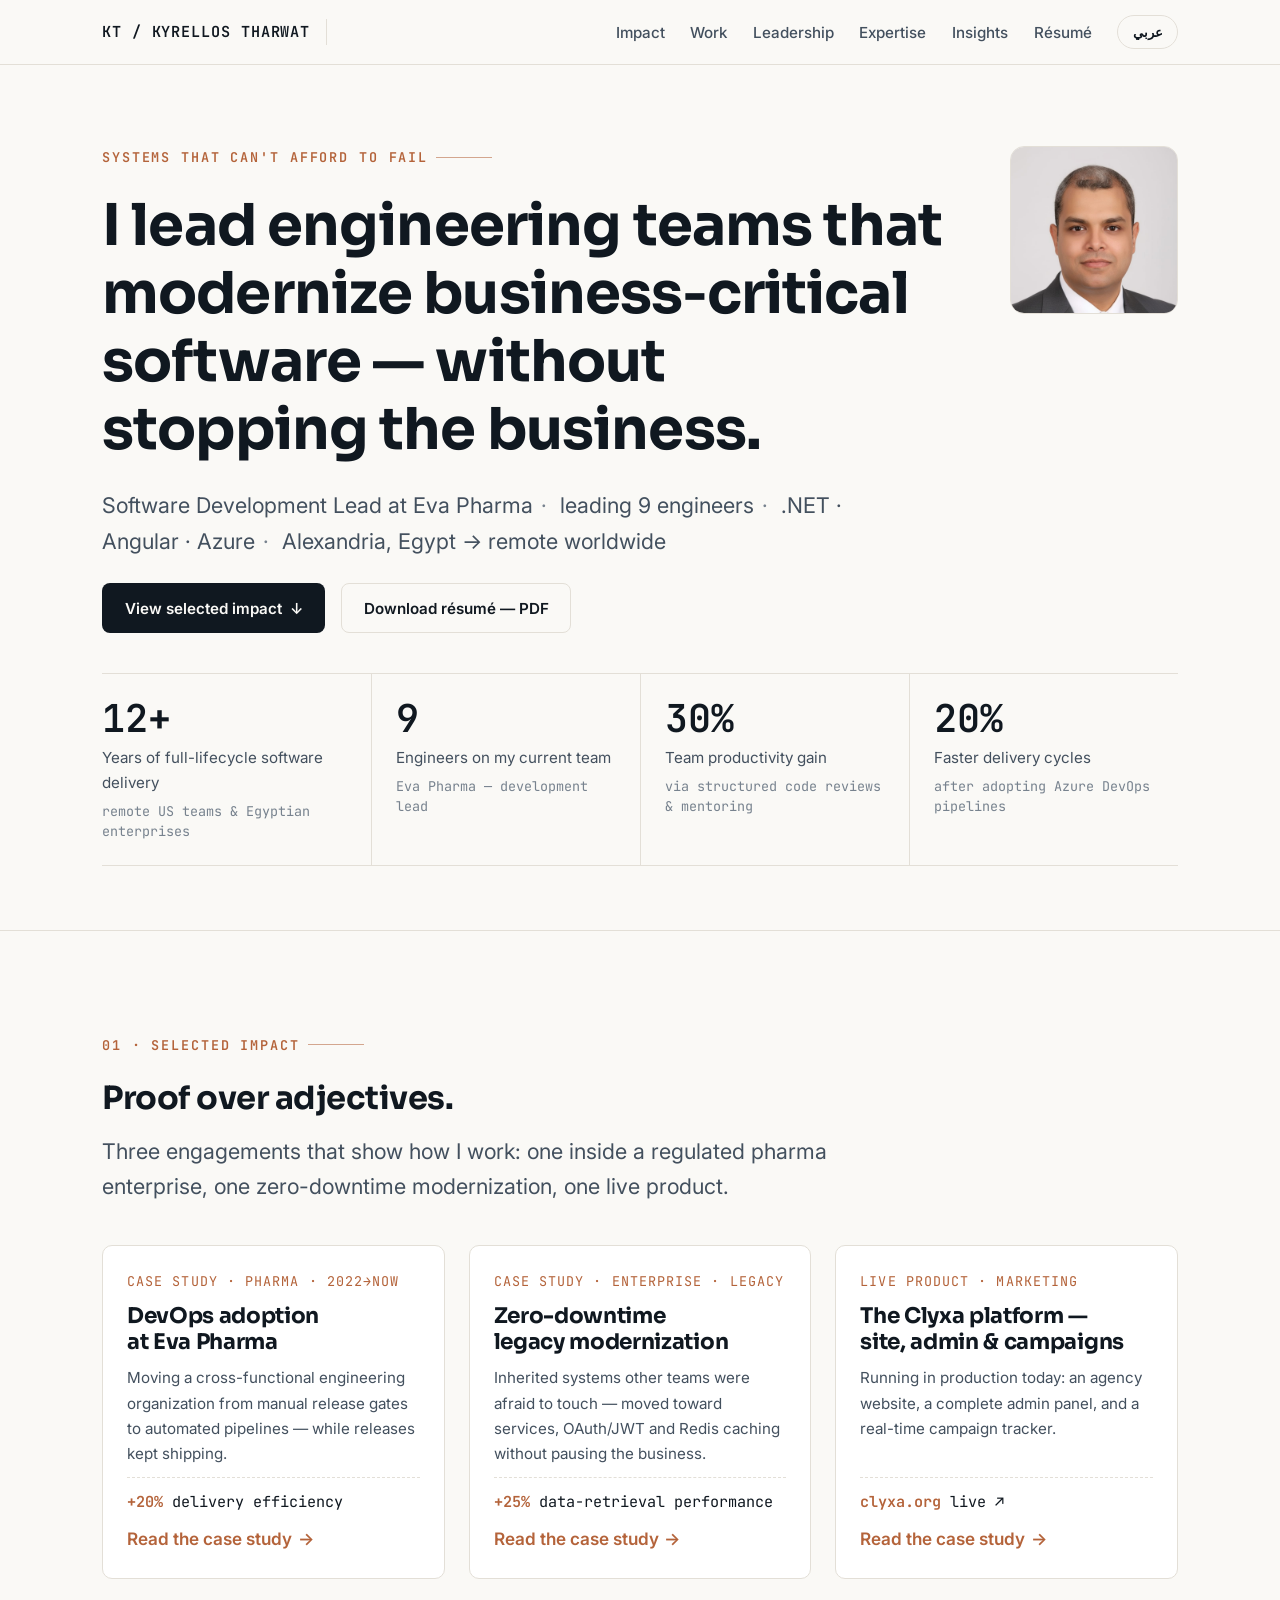
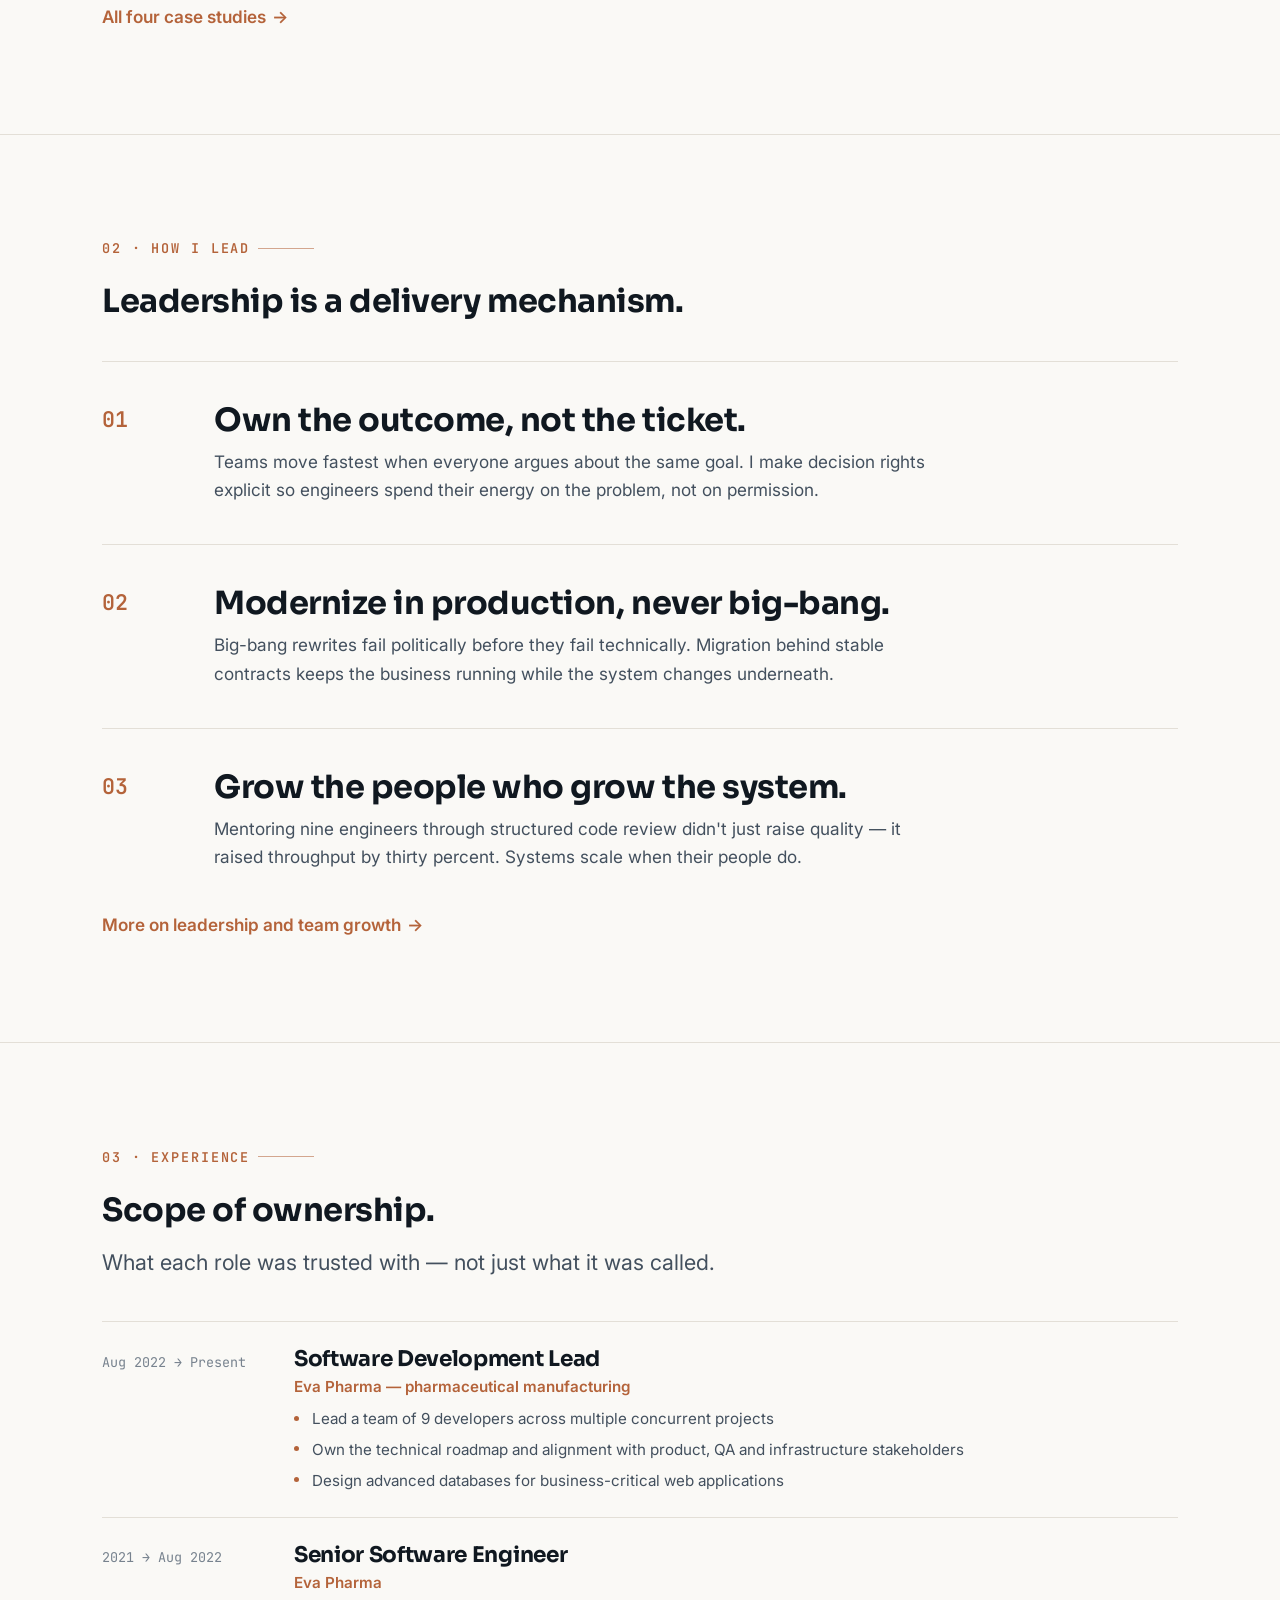
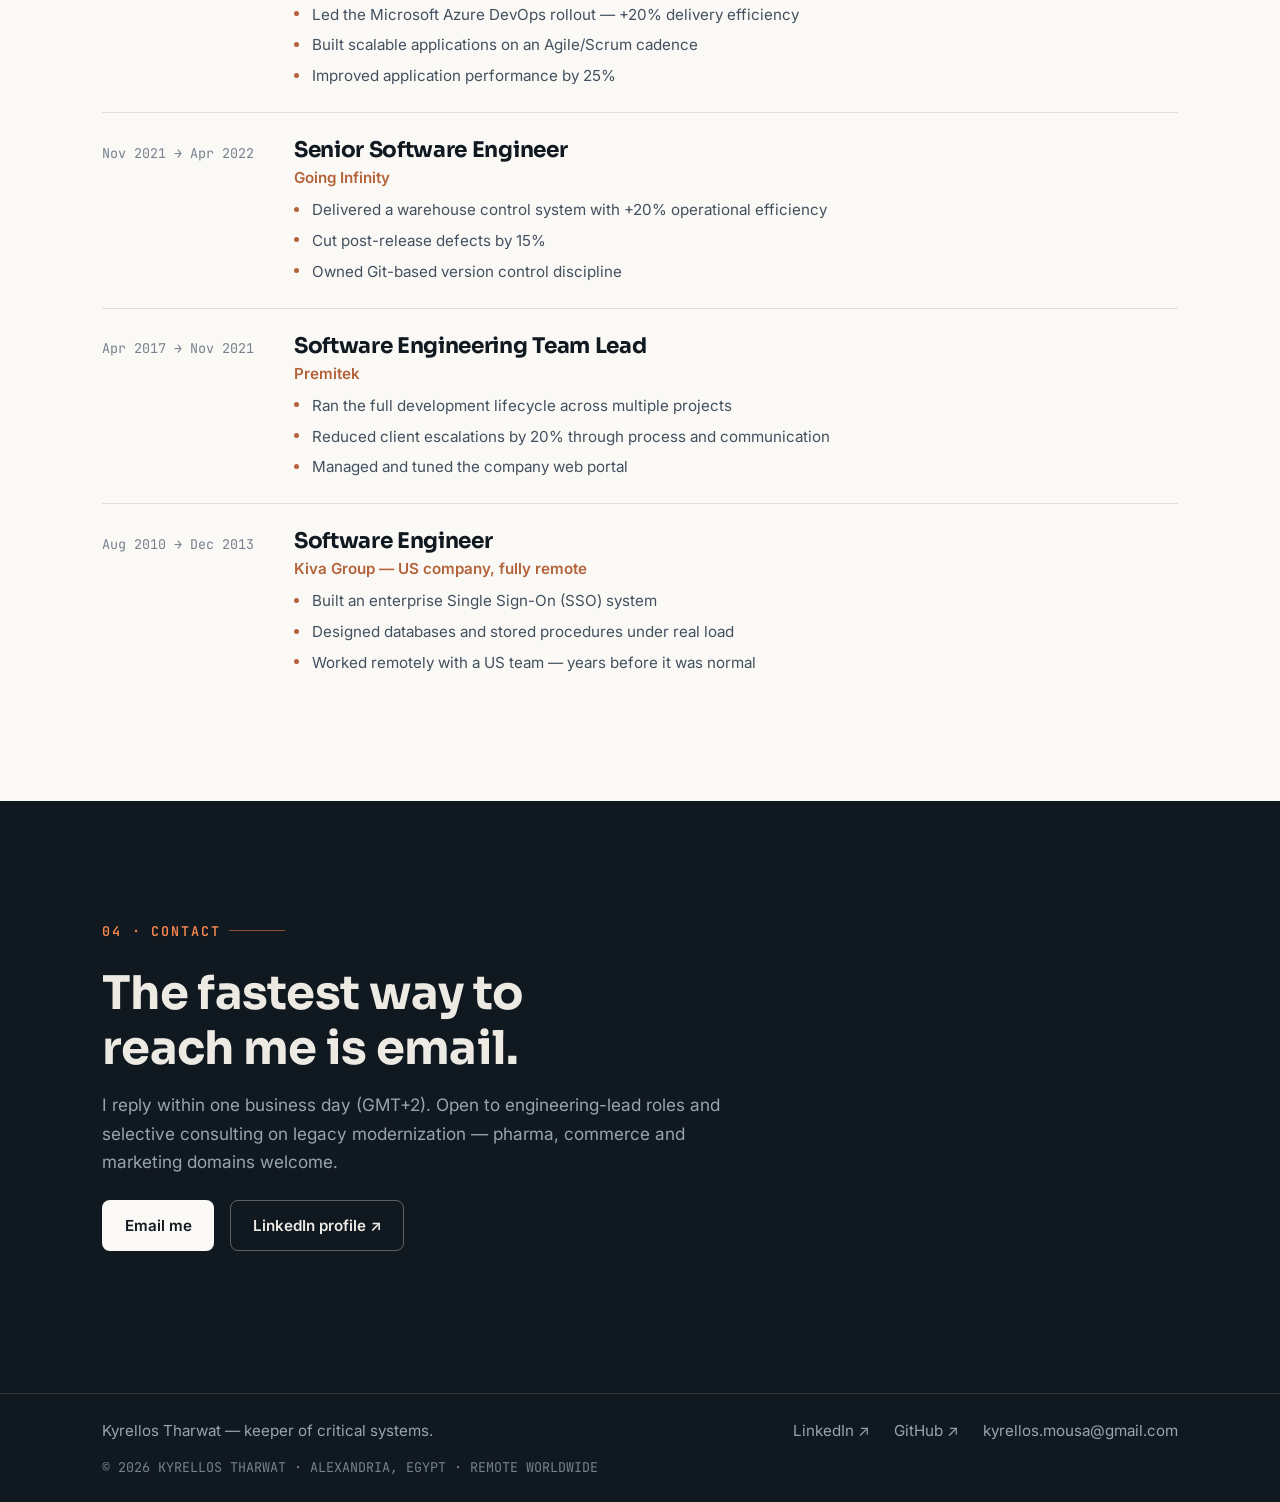
<file: index.html>
<!DOCTYPE html>
<html lang="en" dir="ltr">
<head>
    <meta charset="UTF-8">
    <meta name="viewport" content="width=device-width, initial-scale=1.0">
    <title>Kyrellos Tharwat — Software Development Lead | .NET, Angular, Azure</title>
    <meta name="description" content="Engineering lead who modernizes business-critical software without stopping the business. 12+ years, pharma to US remote teams. Currently leading 9 engineers at Eva Pharma.">
    <link rel="canonical" href="https://ktharwat.vercel.app/">
    <meta property="og:type" content="website">
    <meta property="og:url" content="https://ktharwat.vercel.app/">
    <meta property="og:title" content="Kyrellos Tharwat — Software Development Lead">
    <meta property="og:description" content="Systems that can't afford to fail: I lead engineering teams that modernize business-critical software — without stopping the business.">
    <meta property="og:image" content="https://ktharwat.vercel.app/images/Kyrellos_Formal.jpg">
    <link rel="icon" href="data:image/svg+xml,%3Csvg xmlns='http://www.w3.org/2000/svg' viewBox='0 0 64 64'%3E%3Crect width='64' height='64' rx='12' fill='%23101820'/%3E%3Ctext x='32' y='42' font-family='monospace' font-size='26' font-weight='700' fill='%23FAF9F6' text-anchor='middle'%3EKT%3C/text%3E%3C/svg%3E">
    <script>(function(){try{var l=localStorage.getItem('kt-lang');if(l!=='en'&&l!=='ar'){l=(navigator.language||'').toLowerCase().indexOf('ar')===0?'ar':'en'}document.documentElement.lang=l;document.documentElement.dir=l==='ar'?'rtl':'ltr'}catch(e){}})();</script>
    <link rel="preconnect" href="https://fonts.googleapis.com">
    <link rel="preconnect" href="https://fonts.gstatic.com" crossorigin>
    <link href="https://fonts.googleapis.com/css2?family=Inter:wght@400;600&family=Sora:wght@600;700&family=IBM+Plex+Sans+Arabic:wght@400;600;700&family=JetBrains+Mono:wght@400;600&display=swap" rel="stylesheet">
    <link rel="stylesheet" href="assets/css/style.css">
    <script type="application/ld+json">
    {
      "@context": "https://schema.org",
      "@type": "Person",
      "name": "Kyrellos Tharwat",
      "jobTitle": "Software Development Lead",
      "worksFor": { "@type": "Organization", "name": "Eva Pharma" },
      "email": "mailto:kyrellos.mousa@gmail.com",
      "address": { "@type": "PostalAddress", "addressLocality": "Alexandria", "addressCountry": "EG" },
      "knowsAbout": [".NET", "ASP.NET Core", "Angular", "Azure", "AWS", "Microservices", "CI/CD", "Legacy Modernization", "Technical Leadership"],
      "sameAs": [
        "https://www.linkedin.com/in/kyrellos-tharwat/",
        "https://github.com/ktharwat"
      ]
    }
    </script>
</head>
<body>
    <a href="#main-content" class="skip-link" data-i18n="skip">Skip to main content</a>

    <header class="site-header">
        <nav class="shell nav" aria-label="Primary">
            <a class="brand" href="index.html">KT&nbsp;/&nbsp;KYRELLOS THARWAT</a>
            <ul class="nav-links">
                <li><a href="#impact" data-i18n="nav-impact">Impact</a></li>
                <li><a href="work.html" data-i18n="nav-work">Work</a></li>
                <li><a href="leadership.html" data-i18n="nav-leadership">Leadership</a></li>
                <li><a href="expertise.html" data-i18n="nav-expertise">Expertise</a></li>
                <li><a href="insights.html" data-i18n="nav-insights">Insights</a></li>
                <li><a href="resume.html" data-i18n="nav-resume">Résumé</a></li>
                <li><button id="lang-toggle" class="lang-btn" onclick="toggleLang()" aria-label="Toggle language between English and Arabic">عربي</button></li>
            </ul>
        </nav>
    </header>

    <main id="main-content">

        <!-- Hero -->
        <section class="hero shell">
            <div class="hero-grid">
                <div>
                    <p class="kicker" data-i18n="hero-kicker">Systems that can't afford to fail</p>
                    <h1 data-i18n="hero-h1">I lead engineering teams that modernize business&#8209;critical software — without stopping the business.</h1>
                    <p class="credential">
                        <span data-i18n="hero-cred-a">Software Development Lead at Eva Pharma</span><span class="sep">·</span>
                        <span data-i18n="hero-cred-b">leading 9 engineers</span><span class="sep">·</span>
                        <span dir="ltr">.NET · Angular · Azure</span><span class="sep">·</span>
                        <span data-i18n="hero-cred-c">Alexandria, Egypt → remote worldwide</span>
                    </p>
                    <div class="hero-ctas">
                        <a class="btn btn--primary" href="#impact"><span data-i18n="hero-cta1">View selected impact</span> <span class="arrow-flip">↓</span></a>
                        <a class="btn btn--ghost" href="Kyrellos_Tharwat_Resume.pdf" download data-i18n="hero-cta2">Download résumé — PDF</a>
                    </div>
                </div>
                <img class="portrait" src="images/Kyrellos_Formal.jpg" alt="Portrait of Kyrellos Tharwat, Software Development Lead" width="168" height="168">
            </div>

            <div class="stats reveal">
                <div class="stat">
                    <div class="stat-number">12+</div>
                    <div class="stat-label" data-i18n="st1l">Years of full-lifecycle software delivery</div>
                    <span class="stat-scope" data-i18n="st1s">remote US teams &amp; Egyptian enterprises</span>
                </div>
                <div class="stat">
                    <div class="stat-number">9</div>
                    <div class="stat-label" data-i18n="st2l">Engineers on my current team</div>
                    <span class="stat-scope" data-i18n="st2s">Eva Pharma — development lead</span>
                </div>
                <div class="stat">
                    <div class="stat-number">30%</div>
                    <div class="stat-label" data-i18n="st3l">Team productivity gain</div>
                    <span class="stat-scope" data-i18n="st3s">via structured code reviews &amp; mentoring</span>
                </div>
                <div class="stat">
                    <div class="stat-number">20%</div>
                    <div class="stat-label" data-i18n="st4l">Faster delivery cycles</div>
                    <span class="stat-scope" data-i18n="st4s">after adopting Azure DevOps pipelines</span>
                </div>
            </div>
        </section>

        <!-- Selected impact -->
        <section class="section" id="impact">
            <div class="shell">
                <p class="kicker" data-i18n="imp-kicker">01 · Selected impact</p>
                <h2 data-i18n="imp-h2">Proof over adjectives.</h2>
                <p class="lede" style="margin-bottom: var(--s-lg);" data-i18n="imp-lede">Three engagements that show how I work: one inside a regulated pharma enterprise, one zero-downtime modernization, one live product.</p>

                <div class="card-grid">
                    <a class="case-card reveal" href="case-studies/eva-pharma-devops.html">
                        <span class="case-meta"><span data-i18n="c1-meta">Case study · Pharma · 2022→now</span></span>
                        <h3 data-i18n="c1-title">DevOps adoption at Eva Pharma</h3>
                        <p data-i18n="c1-desc">Moving a cross-functional engineering organization from manual release gates to automated pipelines — while releases kept shipping.</p>
                        <span class="case-metric"><strong>+20%</strong> <span data-i18n="c1-metric">delivery efficiency</span></span>
                        <span class="text-link"><span data-i18n="cs-read">Read the case study</span> <span class="arrow-flip">→</span></span>
                    </a>

                    <a class="case-card reveal" href="case-studies/legacy-modernization.html">
                        <span class="case-meta"><span data-i18n="c2-meta">Case study · Enterprise · Legacy</span></span>
                        <h3 data-i18n="c2-title">Zero-downtime legacy modernization</h3>
                        <p data-i18n="c2-desc">Inherited systems other teams were afraid to touch — moved toward services, OAuth/JWT and Redis caching without pausing the business.</p>
                        <span class="case-metric"><strong>+25%</strong> <span data-i18n="c2-metric">data-retrieval performance</span></span>
                        <span class="text-link"><span data-i18n="cs-read2">Read the case study</span> <span class="arrow-flip">→</span></span>
                    </a>

                    <a class="case-card reveal" href="case-studies/clyxa-platform.html">
                        <span class="case-meta"><span data-i18n="c3-meta">Live product · Marketing</span></span>
                        <h3 data-i18n="c3-title">The Clyxa platform — site, admin &amp; campaigns</h3>
                        <p data-i18n="c3-desc">Running in production today: an agency website, a complete admin panel, and a real-time campaign tracker.</p>
                        <span class="case-metric"><strong>clyxa.org</strong> <span data-i18n="c3-metric">live ↗</span></span>
                        <span class="text-link"><span data-i18n="cs-read3">Read the case study</span> <span class="arrow-flip">→</span></span>
                    </a>
                </div>

                <p style="margin-top: var(--s-md);">
                    <a class="text-link" href="work.html"><span data-i18n="imp-all">All four case studies</span> <span class="arrow-flip">→</span></a>
                </p>
            </div>
        </section>

        <!-- How I lead -->
        <section class="section">
            <div class="shell">
                <p class="kicker" data-i18n="pr-kicker">02 · How I lead</p>
                <h2 data-i18n="pr-h2">Leadership is a delivery mechanism.</h2>
                <div style="margin-top: var(--s-lg);">
                    <div class="principle reveal">
                        <span class="num" aria-hidden="true">01</span>
                        <div>
                            <h3 data-i18n="pr1-t">Own the outcome, not the ticket.</h3>
                            <p data-i18n="pr1-p">Teams move fastest when everyone argues about the same goal. I make decision rights explicit so engineers spend their energy on the problem, not on permission.</p>
                        </div>
                    </div>
                    <div class="principle reveal">
                        <span class="num" aria-hidden="true">02</span>
                        <div>
                            <h3 data-i18n="pr2-t">Modernize in production, never big-bang.</h3>
                            <p data-i18n="pr2-p">Big-bang rewrites fail politically before they fail technically. Migration behind stable contracts keeps the business running while the system changes underneath.</p>
                        </div>
                    </div>
                    <div class="principle reveal">
                        <span class="num" aria-hidden="true">03</span>
                        <div>
                            <h3 data-i18n="pr3-t">Grow the people who grow the system.</h3>
                            <p data-i18n="pr3-p">Mentoring nine engineers through structured code review didn't just raise quality — it raised throughput by thirty percent. Systems scale when their people do.</p>
                        </div>
                    </div>
                </div>
                <p><a class="text-link" href="leadership.html"><span data-i18n="pr-more">More on leadership and team growth</span> <span class="arrow-flip">→</span></a></p>
            </div>
        </section>

        <!-- Experience -->
        <section class="section">
            <div class="shell">
                <p class="kicker" data-i18n="ex-kicker">03 · Experience</p>
                <h2 data-i18n="ex-h2">Scope of ownership.</h2>
                <p class="lede" style="margin-bottom: var(--s-lg);" data-i18n="ex-lede">What each role was trusted with — not just what it was called.</p>

                <div class="exp-row reveal">
                    <div class="exp-when" data-i18n="e1w">Aug 2022 → Present</div>
                    <div>
                        <h3 data-i18n="e1t">Software Development Lead</h3>
                        <div class="exp-org" data-i18n="e1o">Eva Pharma — pharmaceutical manufacturing</div>
                        <ul class="exp-points">
                            <li data-i18n="e1a1">Lead a team of 9 developers across multiple concurrent projects</li>
                            <li data-i18n="e1a2">Own the technical roadmap and alignment with product, QA and infrastructure stakeholders</li>
                            <li data-i18n="e1a3">Design advanced databases for business-critical web applications</li>
                        </ul>
                    </div>
                </div>

                <div class="exp-row reveal">
                    <div class="exp-when" data-i18n="e2w">2021 → Aug 2022</div>
                    <div>
                        <h3 data-i18n="e2t">Senior Software Engineer</h3>
                        <div class="exp-org" data-i18n="e2o">Eva Pharma</div>
                        <ul class="exp-points">
                            <li data-i18n="e2a1">Led the Microsoft Azure DevOps rollout — +20% delivery efficiency</li>
                            <li data-i18n="e2a2">Built scalable applications on an Agile/Scrum cadence</li>
                            <li data-i18n="e2a3">Improved application performance by 25%</li>
                        </ul>
                    </div>
                </div>

                <div class="exp-row reveal">
                    <div class="exp-when" data-i18n="e3w">Nov 2021 → Apr 2022</div>
                    <div>
                        <h3 data-i18n="e3t">Senior Software Engineer</h3>
                        <div class="exp-org" data-i18n="e3o">Going Infinity</div>
                        <ul class="exp-points">
                            <li data-i18n="e3a1">Delivered a warehouse control system with +20% operational efficiency</li>
                            <li data-i18n="e3a2">Cut post-release defects by 15%</li>
                            <li data-i18n="e3a3">Owned Git-based version control discipline</li>
                        </ul>
                    </div>
                </div>

                <div class="exp-row reveal">
                    <div class="exp-when" data-i18n="e4w">Apr 2017 → Nov 2021</div>
                    <div>
                        <h3 data-i18n="e4t">Software Engineering Team Lead</h3>
                        <div class="exp-org" data-i18n="e4o">Premitek</div>
                        <ul class="exp-points">
                            <li data-i18n="e4a1">Ran the full development lifecycle across multiple projects</li>
                            <li data-i18n="e4a2">Reduced client escalations by 20% through process and communication</li>
                            <li data-i18n="e4a3">Managed and tuned the company web portal</li>
                        </ul>
                    </div>
                </div>

                <div class="exp-row reveal">
                    <div class="exp-when" data-i18n="e5w">Aug 2010 → Dec 2013</div>
                    <div>
                        <h3 data-i18n="e5t">Software Engineer</h3>
                        <div class="exp-org" data-i18n="e5o">Kiva Group — US company, fully remote</div>
                        <ul class="exp-points">
                            <li data-i18n="e5a1">Built an enterprise Single Sign-On (SSO) system</li>
                            <li data-i18n="e5a2">Designed databases and stored procedures under real load</li>
                            <li data-i18n="e5a3">Worked remotely with a US team — years before it was normal</li>
                        </ul>
                    </div>
                </div>
            </div>
        </section>

        <!-- Contact -->
        <section class="contact-band" id="contact">
            <div class="shell">
                <p class="kicker" data-i18n="ct-kicker">04 · Contact</p>
                <h2 data-i18n="ct-h2">The fastest way to reach me is email.</h2>
                <p data-i18n="ct-p">I reply within one business day (GMT+2). Open to engineering-lead roles and selective consulting on legacy modernization — pharma, commerce and marketing domains welcome.</p>
                <div class="hero-ctas">
                    <a class="btn btn--light" href="mailto:kyrellos.mousa@gmail.com" data-i18n="ct-btn1">Email me</a>
                    <a class="btn btn--outline-light" href="https://www.linkedin.com/in/kyrellos-tharwat/" target="_blank" rel="noopener" data-i18n="ct-btn2">LinkedIn profile ↗</a>
                </div>
            </div>
        </section>
    </main>

    <footer class="site-footer">
        <div class="shell">
            <div class="footer-row">
                <span data-i18n="ft-tag">Kyrellos Tharwat — keeper of critical systems.</span>
                <nav class="footer-links" aria-label="Footer">
                    <a href="https://www.linkedin.com/in/kyrellos-tharwat/" target="_blank" rel="noopener">LinkedIn ↗</a>
                    <a href="https://github.com/ktharwat" target="_blank" rel="noopener">GitHub ↗</a>
                    <a href="mailto:kyrellos.mousa@gmail.com">kyrellos.mousa@gmail.com</a>
                </nav>
            </div>
            <p class="footer-fine">© 2026 KYRELLOS THARWAT · ALEXANDRIA, EGYPT · REMOTE WORLDWIDE</p>
        </div>
    </footer>

    <script>window.I18N = {
        en: {
            __title: 'Kyrellos Tharwat — Software Development Lead | .NET, Angular, Azure',
            'skip': 'Skip to main content',
            'nav-impact': 'Impact', 'nav-work': 'Work', 'nav-leadership': 'Leadership',
            'nav-expertise': 'Expertise', 'nav-insights': 'Insights', 'nav-resume': 'Résumé',
            'hero-kicker': "Systems that can't afford to fail",
            'hero-h1': 'I lead engineering teams that modernize business&#8209;critical software — without stopping the business.',
            'hero-cred-a': 'Software Development Lead at Eva Pharma',
            'hero-cred-b': 'leading 9 engineers',
            'hero-cred-c': 'Alexandria, Egypt → remote worldwide',
            'hero-cta1': 'View selected impact', 'hero-cta2': 'Download résumé — PDF',
            'st1l': 'Years of full-lifecycle software delivery', 'st1s': 'remote US teams &amp; Egyptian enterprises',
            'st2l': 'Engineers on my current team', 'st2s': 'Eva Pharma — development lead',
            'st3l': 'Team productivity gain', 'st3s': 'via structured code reviews &amp; mentoring',
            'st4l': 'Faster delivery cycles', 'st4s': 'after adopting Azure DevOps pipelines',
            'imp-kicker': '01 · Selected impact', 'imp-h2': 'Proof over adjectives.',
            'imp-lede': 'Three engagements that show how I work: one inside a regulated pharma enterprise, one zero-downtime modernization, one live product.',
            'c1-meta': 'Case study · Pharma · 2022→now',
            'c1-title': 'DevOps adoption at Eva Pharma',
            'c1-desc': 'Moving a cross-functional engineering organization from manual release gates to automated pipelines — while releases kept shipping.',
            'c1-metric': 'delivery efficiency', 'cs-read': 'Read the case study',
            'c2-meta': 'Case study · Enterprise · Legacy',
            'c2-title': 'Zero-downtime legacy modernization',
            'c2-desc': 'Inherited systems other teams were afraid to touch — moved toward services, OAuth/JWT and Redis caching without pausing the business.',
            'c2-metric': 'data-retrieval performance', 'cs-read2': 'Read the case study',
            'c3-meta': 'Live product · Marketing',
            'c3-title': 'The Clyxa platform — site, admin &amp; campaigns',
            'c3-desc': 'Running in production today: an agency website, a complete admin panel, and a real-time campaign tracker.',
            'c3-metric': 'live ↗', 'cs-read3': 'Read the case study',
            'imp-all': 'All four case studies',
            'pr-kicker': '02 · How I lead', 'pr-h2': 'Leadership is a delivery mechanism.',
            'pr1-t': 'Own the outcome, not the ticket.',
            'pr1-p': 'Teams move fastest when everyone argues about the same goal. I make decision rights explicit so engineers spend their energy on the problem, not on permission.',
            'pr2-t': 'Modernize in production, never big-bang.',
            'pr2-p': 'Big-bang rewrites fail politically before they fail technically. Migration behind stable contracts keeps the business running while the system changes underneath.',
            'pr3-t': 'Grow the people who grow the system.',
            'pr3-p': "Mentoring nine engineers through structured code review didn't just raise quality — it raised throughput by thirty percent. Systems scale when their people do.",
            'pr-more': 'More on leadership and team growth',
            'ex-kicker': '03 · Experience', 'ex-h2': 'Scope of ownership.',
            'ex-lede': 'What each role was trusted with — not just what it was called.',
            'e1w': 'Aug 2022 → Present', 'e1t': 'Software Development Lead',
            'e1o': 'Eva Pharma — pharmaceutical manufacturing',
            'e1a1': 'Lead a team of 9 developers across multiple concurrent projects',
            'e1a2': 'Own the technical roadmap and alignment with product, QA and infrastructure stakeholders',
            'e1a3': 'Design advanced databases for business-critical web applications',
            'e2w': '2021 → Aug 2022', 'e2t': 'Senior Software Engineer', 'e2o': 'Eva Pharma',
            'e2a1': 'Led the Microsoft Azure DevOps rollout — +20% delivery efficiency',
            'e2a2': 'Built scalable applications on an Agile/Scrum cadence',
            'e2a3': 'Improved application performance by 25%',
            'e3w': 'Nov 2021 → Apr 2022', 'e3t': 'Senior Software Engineer', 'e3o': 'Going Infinity',
            'e3a1': 'Delivered a warehouse control system with +20% operational efficiency',
            'e3a2': 'Cut post-release defects by 15%',
            'e3a3': 'Owned Git-based version control discipline',
            'e4w': 'Apr 2017 → Nov 2021', 'e4t': 'Software Engineering Team Lead', 'e4o': 'Premitek',
            'e4a1': 'Ran the full development lifecycle across multiple projects',
            'e4a2': 'Reduced client escalations by 20% through process and communication',
            'e4a3': 'Managed and tuned the company web portal',
            'e5w': 'Aug 2010 → Dec 2013', 'e5t': 'Software Engineer',
            'e5o': 'Kiva Group — US company, fully remote',
            'e5a1': 'Built an enterprise Single Sign-On (SSO) system',
            'e5a2': 'Designed databases and stored procedures under real load',
            'e5a3': 'Worked remotely with a US team — years before it was normal',
            'ct-kicker': '04 · Contact', 'ct-h2': 'The fastest way to reach me is email.',
            'ct-p': 'I reply within one business day (GMT+2). Open to engineering-lead roles and selective consulting on legacy modernization — pharma, commerce and marketing domains welcome.',
            'ct-btn1': 'Email me', 'ct-btn2': 'LinkedIn profile ↗',
            'ft-tag': 'Kyrellos Tharwat — keeper of critical systems.'
        },
        ar: {
            __title: 'كيرلس ثروت — قائد تطوير برمجيات | ‎.NET · Angular · Azure',
            'skip': 'الانتقال إلى المحتوى الرئيسي',
            'nav-impact': 'الأثر', 'nav-work': 'الأعمال', 'nav-leadership': 'القيادة',
            'nav-expertise': 'الخبرة', 'nav-insights': 'مقالات', 'nav-resume': 'السيرة الذاتية',
            'hero-kicker': 'أنظمةٌ لا تحتمل التوقف',
            'hero-h1': 'أقود فرقًا هندسية تطوّر الأنظمة التي يقوم عليها العمل، دون أن يقف هذا العمل ساعةً واحدة.',
            'hero-cred-a': 'قائد تطوير البرمجيات في إيفا فارما',
            'hero-cred-b': 'أقود فريقًا من 9 مهندسين',
            'hero-cred-c': 'الإسكندرية، مصر · عمل عن بُعد حول العالم',
            'hero-cta1': 'شاهد الأثر المختار', 'hero-cta2': 'تحميل السيرة الذاتية — PDF',
            'st1l': 'عامًا في بناء البرمجيات من الفكرة إلى التشغيل', 'st1s': 'فرق أمريكية عن بُعد، ومؤسسات في مصر',
            'st2l': 'مهندسًا ضمن فريقي الحالي', 'st2s': 'إيفا فارما — قائد تطوير البرمجيات',
            'st3l': 'زيادة في إنتاجية الفريق', 'st3s': 'عبر مراجعات كود منظمة وتوجيه مستمر',
            'st4l': 'تقليص في زمن دورات التسليم', 'st4s': 'بعد تبنّي خطوط Azure DevOps الآلية',
            'imp-kicker': '٠١ · أثر مختار', 'imp-h2': 'الدليل قبل الصفات.',
            'imp-lede': 'ثلاث تجارب تلخّص طريقة عملي: تجربة داخل مؤسسة دوائية منظَّمة، وأخرى في تحديث أنظمة دون توقفها، وثالثة منتج حي يعمل حتى اليوم.',
            'c1-meta': 'دراسة حالة · قطاع دوائي · ٢٠٢٢←الآن',
            'c1-title': 'تبنّي DevOps في إيفا فارما',
            'c1-desc': 'نقل منظومة هندسية متعددة الوظائف من بوابات إصدار يدوية إلى خطوط آلية — بينما ظلت الإصدارات تُسلَّم بلا انقطاع.',
            'c1-metric': 'كفاءة التسليم', 'cs-read': 'اقرأ دراسة الحالة',
            'c2-meta': 'دراسة حالة · مؤسسي · أنظمة قديمة',
            'c2-title': 'تحديث أنظمة قديمة دون توقف',
            'c2-desc': 'أنظمة ورثتها وكانت مخيفة على غيري — انتقلت بها نحو الخدمات المصغّرة وOAuth/JWT والتخزين المؤقت Redis دون إيقاف الأعمال.',
            'c2-metric': 'تحسن أداء استرجاع البيانات', 'cs-read2': 'اقرأ دراسة الحالة',
            'c3-meta': 'منتج حيّ · تسويق',
            'c3-title': 'منصة كليكسا — الموقع والإدارة والحملات',
            'c3-desc': 'تعمل في الإنتاج اليوم: موقع وكالة، لوحة إدارة متكاملة، ونظام تتبّع حملات آنيّ.',
            'c3-metric': 'مباشر ↗', 'cs-read3': 'اقرأ دراسة الحالة',
            'imp-all': 'دراسات الحالة الأربع كلها',
            'pr-kicker': '٠٢ · كيف أقود', 'pr-h2': 'القيادة آليةُ تسليمٍ قبل أن تكون صفة.',
            'pr1-t': 'امتلك النتيجة، لا التذكرة.',
            'pr1-p': 'تعمل الفرق بأسرع وتيرتها عندما يجتهد الجميع من أجل هدفٍ واحد. أوضّح صلاحيات القرار حتى يصرف المهندسون طاقتهم على المشكلة نفسها، لا على طلب الإذن.',
            'pr2-t': 'حدِّث الأنظمة وهي تعمل، لا بقطعةٍ واحدة كبيرة.',
            'pr2-p': 'إعادة الكتابة دفعةً واحدة تفشل سياسيًا قبل أن تفشل تقنيًا. الهجرة التدريجية خلف عقودٍ مستقرة تُبقي الأعمال شغّالة بينما يتغيّر النظام تحتها.',
            'pr3-t': 'طوِّر الأشخاص الذين يطوّرون النظام.',
            'pr3-p': 'توجيهي لتسعة مهندسين عبر مراجعات كود منظمة لم يرفع الجودة فحسب، بل رفع الإنتاجية ثلاثين بالمئة. الأنظمة تتوسع حين يتوسع أهلها.',
            'pr-more': 'المزيد عن القيادة ونمو الفرق',
            'ex-kicker': '٠٣ · الخبرات', 'ex-h2': 'نطاق الملكية.',
            'ex-lede': 'ما وُثِق به كل دور — لا ما كان يُسمّى عليه فقط.',
            'e1w': 'أغسطس ٢٠٢٢ ← الآن', 'e1t': 'قائد تطوير البرمجيات',
            'e1o': 'إيفا فارما — صناعة دوائية',
            'e1a1': 'أقود فريقًا من 9 مطورين عبر عدة مشاريع متوازية',
            'e1a2': 'أقود وضع الخارطة التقنية، وأضمن توافقها مع أصحاب المصلحة: المنتج والاختبار والبنية التحتية',
            'e1a3': 'أصمّم قواعد بيانات متقدمة لتطبيقات أعمال حرجة',
            'e2w': '٢٠٢١ ← أغسطس ٢٠٢٢', 'e2t': 'مهندس برمجيات أول', 'e2o': 'إيفا فارما',
            'e2a1': 'قدت تبنّي Microsoft Azure DevOps — بكفاءة تسليم أعلى بنسبة 20٪',
            'e2a2': 'بنيتُ تطبيقات قابلة للتوسع بإيقاع Agile/Scrum',
            'e2a3': 'حسّنت أداء التطبيقات بنسبة 25٪',
            'e3w': 'نوفمبر ٢٠٢١ ← أبريل ٢٠٢٢', 'e3t': 'مهندس برمجيات أول', 'e3o': 'Going Infinity',
            'e3a1': 'أنجزت نظام تحكم للمستودعات بكفاءة تشغيلية أعلى بنسبة 20٪',
            'e3a2': 'خفّضت عيوب ما بعد الإصدار بنسبة 15٪',
            'e3a3': 'امتلكت انضباط إدارة الإصدارات عبر Git',
            'e4w': 'أبريل ٢٠١٧ ← نوفمبر ٢٠٢١', 'e4t': 'قائد فريق هندسة البرمجيات', 'e4o': 'Premitek',
            'e4a1': 'أدرت دورة التطوير الكاملة عبر عدة مشاريع',
            'e4a2': 'خفّضت تصعيدات العملاء بنسبة 20٪ عبر تنظيم العمليات والتواصل',
            'e4a3': 'أدرت البوابة الإلكترونية للشركة وحسّنت أداءها',
            'e5w': 'أغسطس ٢٠١٠ ← ديسمبر ٢٠١٣', 'e5t': 'مهندس برمجيات',
            'e5o': 'Kiva Group — شركة أمريكية، عمل عن بُعد بالكامل',
            'e5a1': 'بنيت نظام تسجيل دخول موحّد (SSO) مؤسسيًا',
            'e5a2': 'صممت قواعد بيانات وإجراءات مخزنة تحت أحمال حقيقية',
            'e5a3': 'عملت عن بُعد مع فريق أمريكي — قبل سنوات من أن يصبح ذلك مألوفًا',
            'ct-kicker': '٠٤ · تواصل', 'ct-h2': 'أسرع طريقة للوصول إليّ هي البريد الإلكتروني.',
            'ct-p': 'أرد خلال يوم عمل واحد (بتوقيت القاهرة GMT+2). متاح لأدوار القيادة التقنية، وللاستشارات المختارة في تحديث الأنظمة القديمة، خاصة في قطاعات الدواء والتجارة والتسويق.',
            'ct-btn1': 'راسلني بالبريد', 'ct-btn2': 'ملفي على LinkedIn ↗',
            'ft-tag': 'كيرلس ثروت — أمين الأنظمة التي لا تحتمل التوقف.'
        }
    };</script>
    <script src="assets/js/i18n.js"></script>
</body>
</html>
</file>
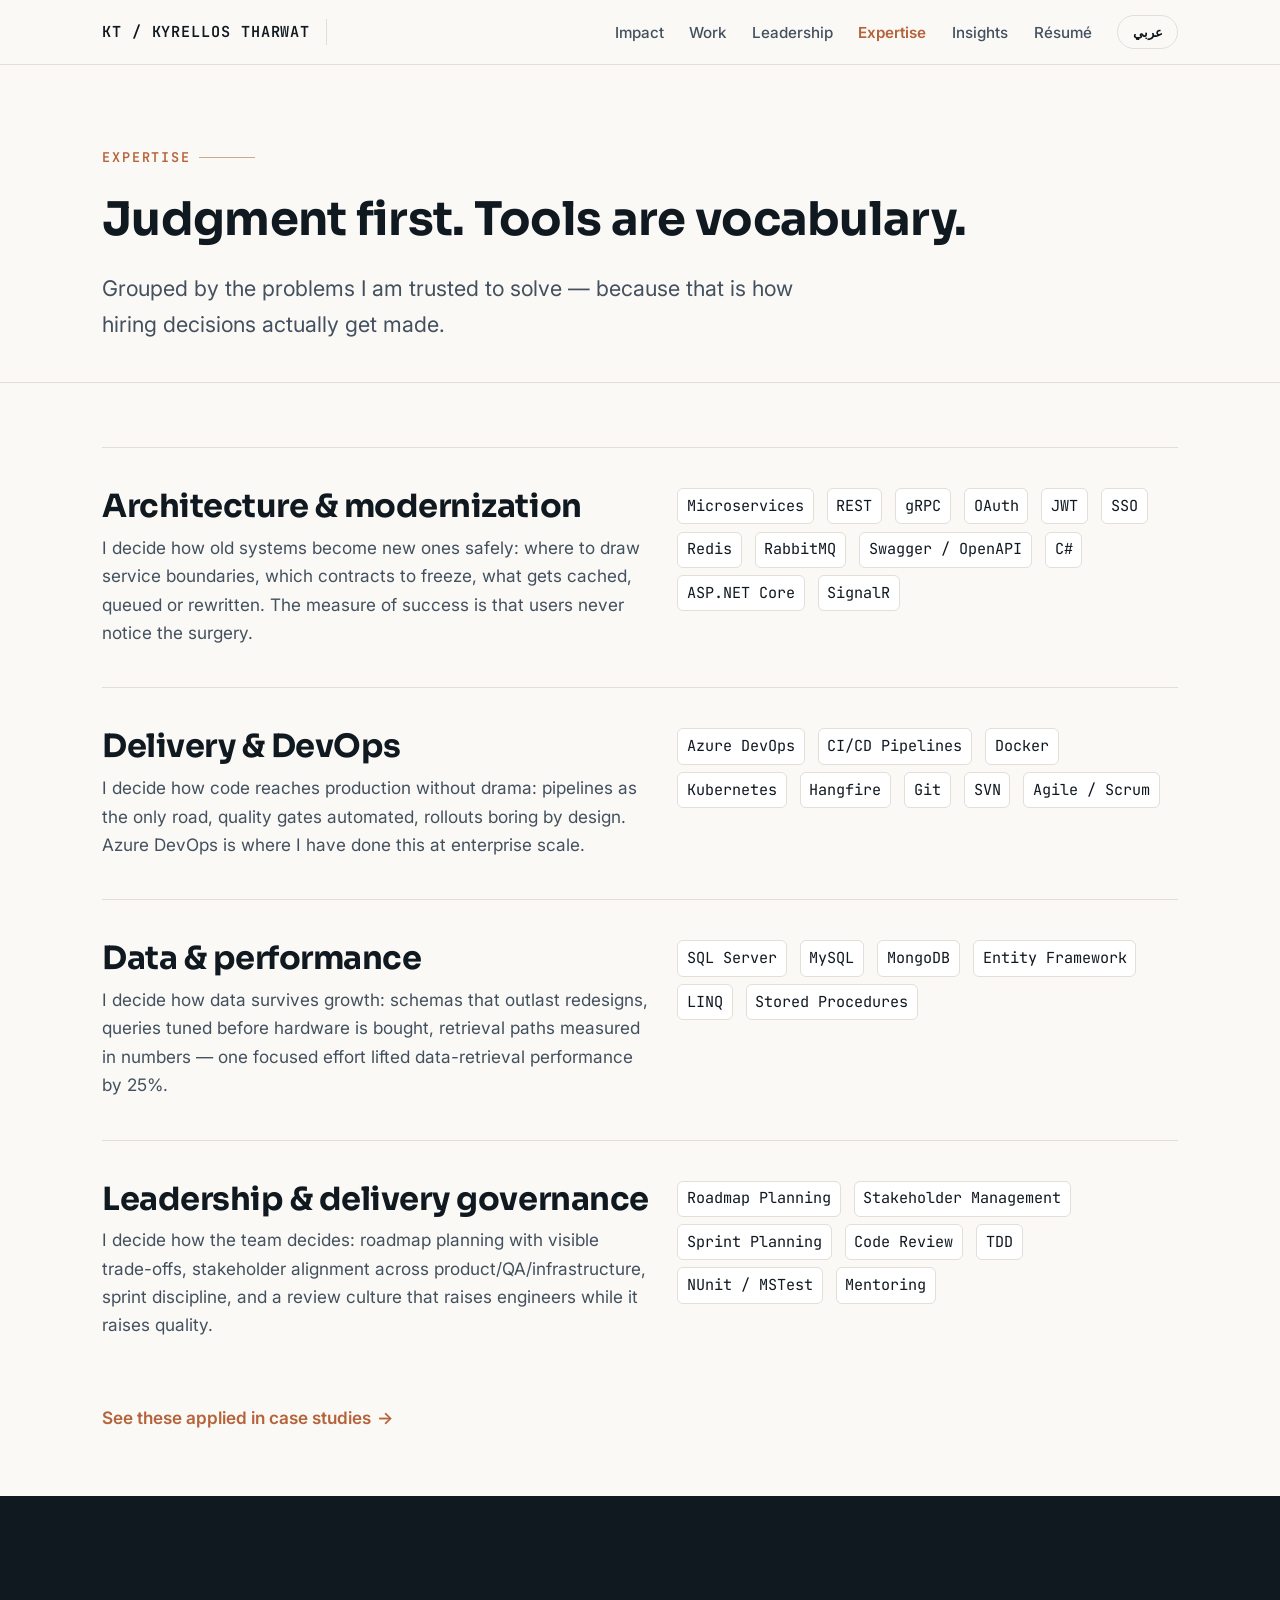
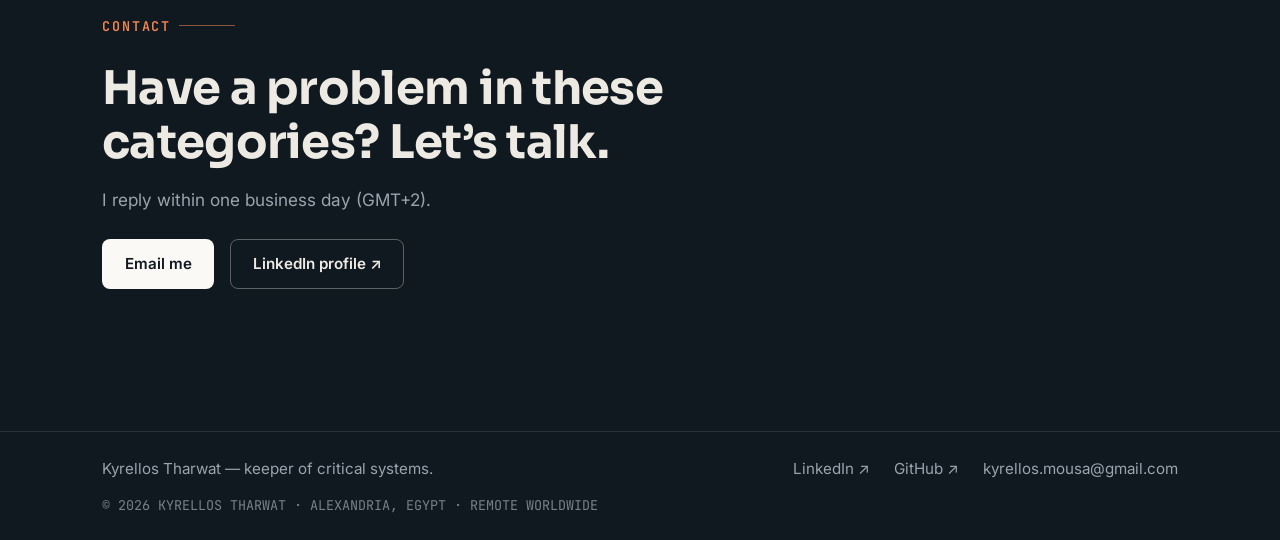
<file: expertise.html>
<!DOCTYPE html>
<html lang="en" dir="ltr">
<head>
    <meta charset="UTF-8">
    <meta name="viewport" content="width=device-width, initial-scale=1.0">
    <title>Expertise — Kyrellos Tharwat</title>
    <meta name="description" content="Capability map of Kyrellos Tharwat: architecture & modernization, delivery & DevOps, data & performance, leadership & delivery governance.">
    <link rel="icon" href="data:image/svg+xml,%3Csvg xmlns='http://www.w3.org/2000/svg' viewBox='0 0 64 64'%3E%3Crect width='64' height='64' rx='12' fill='%23101820'/%3E%3Ctext x='32' y='42' font-family='monospace' font-size='26' font-weight='700' fill='%23FAF9F6' text-anchor='middle'%3EKT%3C/text%3E%3C/svg%3E">
    <script>(function(){try{var l=localStorage.getItem('kt-lang');if(l!=='en'&&l!=='ar'){l=(navigator.language||'').toLowerCase().indexOf('ar')===0?'ar':'en'}document.documentElement.lang=l;document.documentElement.dir=l==='ar'?'rtl':'ltr'}catch(e){}})();</script>
    <link rel="preconnect" href="https://fonts.googleapis.com">
    <link rel="preconnect" href="https://fonts.gstatic.com" crossorigin>
    <link href="https://fonts.googleapis.com/css2?family=Inter:wght@400;600&family=Sora:wght@600;700&family=IBM+Plex+Sans+Arabic:wght@400;600;700&family=JetBrains+Mono:wght@400;600&display=swap" rel="stylesheet">
    <link rel="stylesheet" href="assets/css/style.css">
</head>
<body>
    <a href="#main-content" class="skip-link" data-i18n="skip">Skip to main content</a>

    <header class="site-header">
        <nav class="shell nav" aria-label="Primary">
            <a class="brand" href="index.html">KT&nbsp;/&nbsp;KYRELLOS THARWAT</a>
            <ul class="nav-links">
                <li><a href="index.html#impact" data-i18n="nav-impact">Impact</a></li>
                <li><a href="work.html" data-i18n="nav-work">Work</a></li>
                <li><a href="leadership.html" data-i18n="nav-leadership">Leadership</a></li>
                <li><a href="expertise.html" aria-current="page" data-i18n="nav-expertise">Expertise</a></li>
                <li><a href="insights.html" data-i18n="nav-insights">Insights</a></li>
                <li><a href="resume.html" data-i18n="nav-resume">Résumé</a></li>
                <li><button id="lang-toggle" class="lang-btn" onclick="toggleLang()" aria-label="Toggle language between English and Arabic">عربي</button></li>
            </ul>
        </nav>
    </header>

    <main id="main-content">
        <section class="hero shell" style="padding-block-end: var(--s-lg);">
            <p class="kicker" data-i18n="ex-kicker">Expertise</p>
            <h1 style="font-size: var(--t-2xl);" data-i18n="ex-h1">Judgment first. Tools are vocabulary.</h1>
            <p class="lede" data-i18n="ex-lede">Grouped by the problems I am trusted to solve — because that is how hiring decisions actually get made.</p>
        </section>

        <section class="section section--tight">
            <div class="shell">
                <div class="cap-group reveal">
                    <div>
                        <h3 data-i18n="g1t">Architecture &amp; modernization</h3>
                        <p class="cap-copy" data-i18n="g1c">I decide how old systems become new ones safely: where to draw service boundaries, which contracts to freeze, what gets cached, queued or rewritten. The measure of success is that users never notice the surgery.</p>
                    </div>
                    <div class="tools" aria-label="Tools">
                        <span>Microservices</span> <span>REST</span> <span>gRPC</span> <span>OAuth</span> <span>JWT</span> <span>SSO</span> <span>Redis</span> <span>RabbitMQ</span> <span>Swagger / OpenAPI</span> <span>C#</span> <span>ASP.NET Core</span> <span>SignalR</span>
                    </div>
                </div>

                <div class="cap-group reveal">
                    <div>
                        <h3 data-i18n="g2t">Delivery &amp; DevOps</h3>
                        <p class="cap-copy" data-i18n="g2c">I decide how code reaches production without drama: pipelines as the only road, quality gates automated, rollouts boring by design. Azure DevOps is where I have done this at enterprise scale.</p>
                    </div>
                    <div class="tools" aria-label="Tools">
                        <span>Azure DevOps</span> <span>CI/CD Pipelines</span> <span>Docker</span> <span>Kubernetes</span> <span>Hangfire</span> <span>Git</span> <span>SVN</span> <span>Agile / Scrum</span>
                    </div>
                </div>

                <div class="cap-group reveal">
                    <div>
                        <h3 data-i18n="g3t">Data &amp; performance</h3>
                        <p class="cap-copy" data-i18n="g3c">I decide how data survives growth: schemas that outlast redesigns, queries tuned before hardware is bought, retrieval paths measured in numbers — one focused effort lifted data-retrieval performance by 25%.</p>
                    </div>
                    <div class="tools" aria-label="Tools">
                        <span>SQL Server</span> <span>MySQL</span> <span>MongoDB</span> <span>Entity Framework</span> <span>LINQ</span> <span>Stored Procedures</span>
                    </div>
                </div>

                <div class="cap-group reveal">
                    <div>
                        <h3 data-i18n="g4t">Leadership &amp; delivery governance</h3>
                        <p class="cap-copy" data-i18n="g4c">I decide how the team decides: roadmap planning with visible trade-offs, stakeholder alignment across product/QA/infrastructure, sprint discipline, and a review culture that raises engineers while it raises quality.</p>
                    </div>
                    <div class="tools" aria-label="Practices">
                        <span>Roadmap Planning</span> <span>Stakeholder Management</span> <span>Sprint Planning</span> <span>Code Review</span> <span>TDD</span> <span>NUnit / MSTest</span> <span>Mentoring</span>
                    </div>
                </div>

                <p style="margin-top: var(--s-md);">
                    <a class="text-link" href="work.html"><span data-i18n="ex-link">See these applied in case studies</span> <span class="arrow-flip">→</span></a>
                </p>
            </div>
        </section>

        <section class="contact-band" id="contact">
            <div class="shell">
                <p class="kicker" data-i18n="ct-kicker">Contact</p>
                <h2 data-i18n="ct-h2">Have a problem in these categories? Let's talk.</h2>
                <p data-i18n="ct-p">I reply within one business day (GMT+2).</p>
                <div class="hero-ctas">
                    <a class="btn btn--light" href="mailto:kyrellos.mousa@gmail.com" data-i18n="ct-btn1">Email me</a>
                    <a class="btn btn--outline-light" href="https://www.linkedin.com/in/kyrellos-tharwat/" target="_blank" rel="noopener" data-i18n="ct-btn2">LinkedIn profile ↗</a>
                </div>
            </div>
        </section>
    </main>

    <footer class="site-footer">
        <div class="shell">
            <div class="footer-row">
                <span data-i18n="ft-tag">Kyrellos Tharwat — keeper of critical systems.</span>
                <nav class="footer-links" aria-label="Footer">
                    <a href="https://www.linkedin.com/in/kyrellos-tharwat/" target="_blank" rel="noopener">LinkedIn ↗</a>
                    <a href="https://github.com/ktharwat" target="_blank" rel="noopener">GitHub ↗</a>
                    <a href="mailto:kyrellos.mousa@gmail.com">kyrellos.mousa@gmail.com</a>
                </nav>
            </div>
            <p class="footer-fine">© 2026 KYRELLOS THARWAT · ALEXANDRIA, EGYPT · REMOTE WORLDWIDE</p>
        </div>
    </footer>

    <script>window.I18N = {
        en: {
            __title: 'Expertise — Kyrellos Tharwat',
            'skip': 'Skip to main content',
            'nav-impact': 'Impact', 'nav-work': 'Work', 'nav-leadership': 'Leadership',
            'nav-expertise': 'Expertise', 'nav-insights': 'Insights', 'nav-resume': 'Résumé',
            'ex-kicker': 'Expertise',
            'ex-h1': 'Judgment first. Tools are vocabulary.',
            'ex-lede': 'Grouped by the problems I am trusted to solve — because that is how hiring decisions actually get made.',
            'g1t': 'Architecture &amp; modernization',
            'g1c': 'I decide how old systems become new ones safely: where to draw service boundaries, which contracts to freeze, what gets cached, queued or rewritten. The measure of success is that users never notice the surgery.',
            'g2t': 'Delivery &amp; DevOps',
            'g2c': 'I decide how code reaches production without drama: pipelines as the only road, quality gates automated, rollouts boring by design. Azure DevOps is where I have done this at enterprise scale.',
            'g3t': 'Data &amp; performance',
            'g3c': 'I decide how data survives growth: schemas that outlast redesigns, queries tuned before hardware is bought, retrieval paths measured in numbers — one focused effort lifted data-retrieval performance by 25%.',
            'g4t': 'Leadership &amp; delivery governance',
            'g4c': 'I decide how the team decides: roadmap planning with visible trade-offs, stakeholder alignment across product/QA/infrastructure, sprint discipline, and a review culture that raises engineers while it raises quality.',
            'ex-link': 'See these applied in case studies',
            'ct-kicker': 'Contact',
            'ct-h2': 'Have a problem in these categories? Let\u2019s talk.',
            'ct-p': 'I reply within one business day (GMT+2).',
            'ct-btn1': 'Email me', 'ct-btn2': 'LinkedIn profile ↗',
            'ft-tag': 'Kyrellos Tharwat — keeper of critical systems.'
        },
        ar: {
            __title: 'الخبرة التقنية — كيرلس ثروت',
            'skip': 'الانتقال إلى المحتوى الرئيسي',
            'nav-impact': 'الأثر', 'nav-work': 'الأعمال', 'nav-leadership': 'القيادة',
            'nav-expertise': 'الخبرة', 'nav-insights': 'مقالات', 'nav-resume': 'السيرة الذاتية',
            'ex-kicker': 'الخبرة التقنية',
            'ex-h1': 'القرار الهندسي أولًا؛ والأدوات مجرد مفردات.',
            'ex-lede': 'مصنفة حسب المشكلات التي يُوثَق لي حلّها — لأن قرارات التوظيف تتخذ هكذا فعلًا.',
            'g1t': 'المعمارية وتحديث الأنظمة',
            'g1c': 'أقرر كيف تصبح الأنظمة القديمة أنظمةً جديدة بأمان: أين تُرسم حدود الخدمات، وأي العقود تُجمَّد، وما يُخزَّن مؤقتًا أو يُصطَف أو يُعاد كتابته. مقياس النجاح أن المستخدم لا يشعر بالجراحة أصلًا.',
            'g2t': 'التسليم وDevOps',
            'g2c': 'أقرر كيف يصل الكود إلى الإنتاج دون دراما: الخطوط الآلية هي الطريق الوحيد، وبوابات الجودة مؤتمتة، والإصدارات مملة عمدًا. على Azure DevOps طبّقت هذا على مستوى المؤسسات.',
            'g3t': 'البيانات والأداء',
            'g3c': 'أقرر كيف تنجو البيانات من النمو: مخططات تدوم أطول من إعادة التصميم، واستعلامات تُضبط قبل شراء العتاد، ومسارات استرجاع مقاسة بأرقام — جهدٌ واحد موجَّه رفع أداء الاسترجاع 25٪.',
            'g4t': 'القيادة وحوكمة التسليم',
            'g4c': 'أقرر كيف يقرر الفريق: تخطيط خارطة بمقايضات ظاهرة، وتوافق أصحاب المصلحة بين المنتج والاختبار والبنية التحتية، وانضباط السباقات، وثقافة مراجعة ترفع المهندسين وهي ترفع الجودة.',
            'ex-link': 'شاهد هذه الخبرة مطبقة في دراسات الحالة',
            'ct-kicker': 'تواصل',
            'ct-h2': 'لديك مشكلة من هذه الفئات؟ لنتحدث.',
            'ct-p': 'أرد خلال يوم عمل واحد (بتوقيت القاهرة GMT+2).',
            'ct-btn1': 'راسلني بالبريد', 'ct-btn2': 'ملفي على LinkedIn ↗',
            'ft-tag': 'كيرلس ثروت — أمين الأنظمة التي لا تحتمل التوقف.'
        }
    };</script>
    <script src="assets/js/i18n.js"></script>
</body>
</html>
</file>
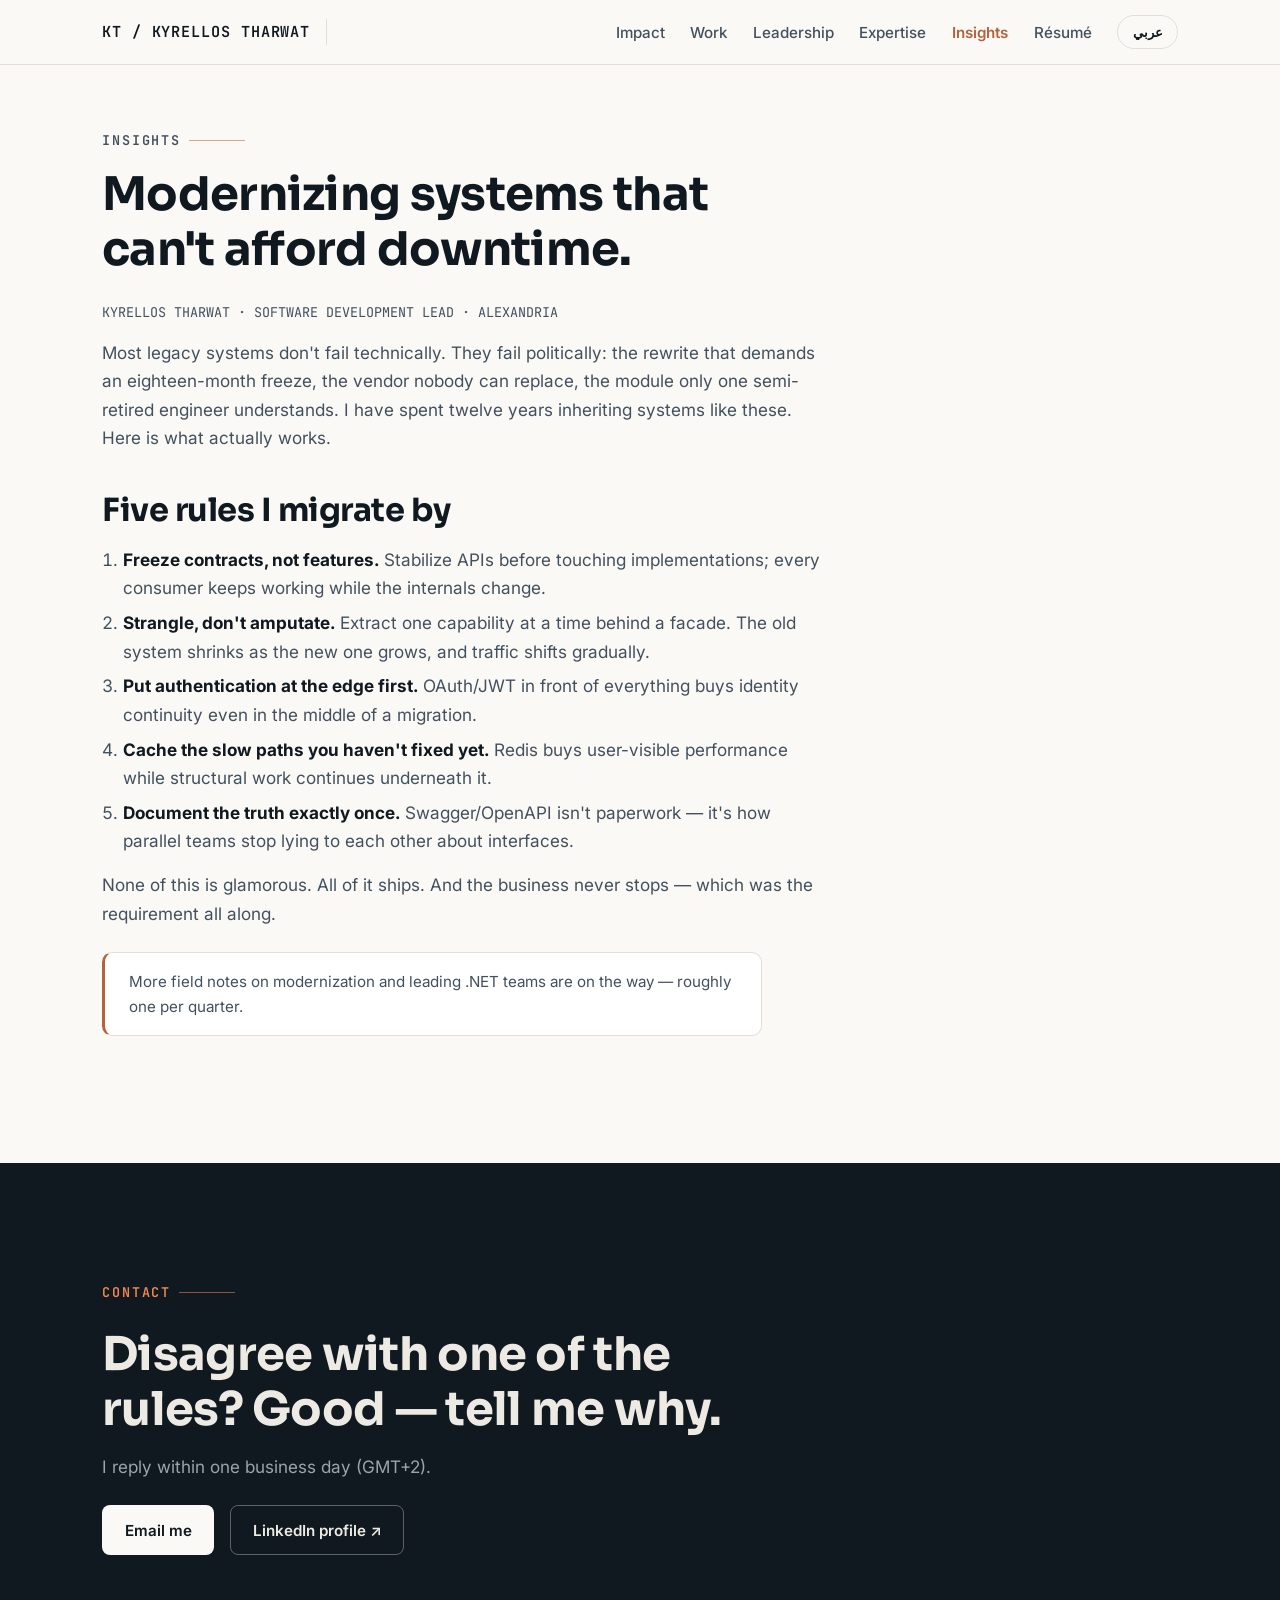
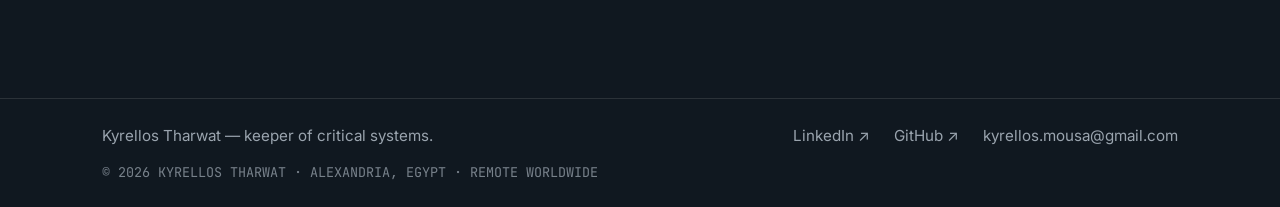
<file: insights.html>
<!DOCTYPE html>
<html lang="en" dir="ltr">
<head>
    <meta charset="UTF-8">
    <meta name="viewport" content="width=device-width, initial-scale=1.0">
    <title>Insights — Kyrellos Tharwat</title>
    <meta name="description" content="Field notes from modernizing systems that cannot afford downtime — by Kyrellos Tharwat, Software Development Lead.">
    <link rel="icon" href="data:image/svg+xml,%3Csvg xmlns='http://www.w3.org/2000/svg' viewBox='0 0 64 64'%3E%3Crect width='64' height='64' rx='12' fill='%23101820'/%3E%3Ctext x='32' y='42' font-family='monospace' font-size='26' font-weight='700' fill='%23FAF9F6' text-anchor='middle'%3EKT%3C/text%3E%3C/svg%3E">
    <script>(function(){try{var l=localStorage.getItem('kt-lang');if(l!=='en'&&l!=='ar'){l=(navigator.language||'').toLowerCase().indexOf('ar')===0?'ar':'en'}document.documentElement.lang=l;document.documentElement.dir=l==='ar'?'rtl':'ltr'}catch(e){}})();</script>
    <link rel="preconnect" href="https://fonts.googleapis.com">
    <link rel="preconnect" href="https://fonts.gstatic.com" crossorigin>
    <link href="https://fonts.googleapis.com/css2?family=Inter:wght@400;600&family=Sora:wght@600;700&family=IBM+Plex+Sans+Arabic:wght@400;600;700&family=JetBrains+Mono:wght@400;600&display=swap" rel="stylesheet">
    <link rel="stylesheet" href="assets/css/style.css">
</head>
<body>
    <a href="#main-content" class="skip-link" data-i18n="skip">Skip to main content</a>

    <header class="site-header">
        <nav class="shell nav" aria-label="Primary">
            <a class="brand" href="index.html">KT&nbsp;/&nbsp;KYRELLOS THARWAT</a>
            <ul class="nav-links">
                <li><a href="index.html#impact" data-i18n="nav-impact">Impact</a></li>
                <li><a href="work.html" data-i18n="nav-work">Work</a></li>
                <li><a href="leadership.html" data-i18n="nav-leadership">Leadership</a></li>
                <li><a href="expertise.html" data-i18n="nav-expertise">Expertise</a></li>
                <li><a href="insights.html" aria-current="page" data-i18n="nav-insights">Insights</a></li>
                <li><a href="resume.html" data-i18n="nav-resume">Résumé</a></li>
                <li><button id="lang-toggle" class="lang-btn" onclick="toggleLang()" aria-label="Toggle language between English and Arabic">عربي</button></li>
            </ul>
        </nav>
    </header>

    <main id="main-content">
        <article class="article shell">
            <p class="kicker" data-i18n="in-kicker">Insights</p>
            <h1 data-i18n="in-h1">Modernizing systems that can't afford downtime.</h1>
            <p class="byline" data-i18n="in-byline">KYRELLOS THARWAT · SOFTWARE DEVELOPMENT LEAD · ALEXANDRIA</p>

            <div class="reveal">
                <p data-i18n="in-p0">Most legacy systems don't fail technically. They fail politically: the rewrite that demands an eighteen-month freeze, the vendor nobody can replace, the module only one semi-retired engineer understands. I have spent twelve years inheriting systems like these. Here is what actually works.</p>

                <h2 data-i18n="in-h2-1">Five rules I migrate by</h2>
                <ol>
                    <li><strong data-i18n="in-r1t">Freeze contracts, not features.</strong> <span data-i18n="in-r1b">Stabilize APIs before touching implementations; every consumer keeps working while the internals change.</span></li>
                    <li><strong data-i18n="in-r2t">Strangle, don't amputate.</strong> <span data-i18n="in-r2b">Extract one capability at a time behind a facade. The old system shrinks as the new one grows, and traffic shifts gradually.</span></li>
                    <li><strong data-i18n="in-r3t">Put authentication at the edge first.</strong> <span data-i18n="in-r3b">OAuth/JWT in front of everything buys identity continuity even in the middle of a migration.</span></li>
                    <li><strong data-i18n="in-r4t">Cache the slow paths you haven't fixed yet.</strong> <span data-i18n="in-r4b">Redis buys user-visible performance while structural work continues underneath it.</span></li>
                    <li><strong data-i18n="in-r5t">Document the truth exactly once.</strong> <span data-i18n="in-r5b">Swagger/OpenAPI isn't paperwork — it's how parallel teams stop lying to each other about interfaces.</span></li>
                </ol>

                <p data-i18n="in-close">None of this is glamorous. All of it ships. And the business never stops — which was the requirement all along.</p>

                <div class="note-box" data-i18n="in-note">More field notes on modernization and leading .NET teams are on the way — roughly one per quarter.</div>
            </div>
        </article>

        <section class="contact-band" id="contact">
            <div class="shell">
                <p class="kicker" data-i18n="ct-kicker">Contact</p>
                <h2 data-i18n="ct-h2">Disagree with one of the rules? Good — tell me why.</h2>
                <p data-i18n="ct-p">I reply within one business day (GMT+2).</p>
                <div class="hero-ctas">
                    <a class="btn btn--light" href="mailto:kyrellos.mousa@gmail.com" data-i18n="ct-btn1">Email me</a>
                    <a class="btn btn--outline-light" href="https://www.linkedin.com/in/kyrellos-tharwat/" target="_blank" rel="noopener" data-i18n="ct-btn2">LinkedIn profile ↗</a>
                </div>
            </div>
        </section>
    </main>

    <footer class="site-footer">
        <div class="shell">
            <div class="footer-row">
                <span data-i18n="ft-tag">Kyrellos Tharwat — keeper of critical systems.</span>
                <nav class="footer-links" aria-label="Footer">
                    <a href="https://www.linkedin.com/in/kyrellos-tharwat/" target="_blank" rel="noopener">LinkedIn ↗</a>
                    <a href="https://github.com/ktharwat" target="_blank" rel="noopener">GitHub ↗</a>
                    <a href="mailto:kyrellos.mousa@gmail.com">kyrellos.mousa@gmail.com</a>
                </nav>
            </div>
            <p class="footer-fine">© 2026 KYRELLOS THARWAT · ALEXANDRIA, EGYPT · REMOTE WORLDWIDE</p>
        </div>
    </footer>

    <script>window.I18N = {
        en: {
            __title: 'Insights — Kyrellos Tharwat',
            'skip': 'Skip to main content',
            'nav-impact': 'Impact', 'nav-work': 'Work', 'nav-leadership': 'Leadership',
            'nav-expertise': 'Expertise', 'nav-insights': 'Insights', 'nav-resume': 'Résumé',
            'in-kicker': 'Insights',
            'in-h1': "Modernizing systems that can't afford downtime.",
            'in-byline': 'KYRELLOS THARWAT · SOFTWARE DEVELOPMENT LEAD · ALEXANDRIA',
            'in-p0': "Most legacy systems don't fail technically. They fail politically: the rewrite that demands an eighteen-month freeze, the vendor nobody can replace, the module only one semi-retired engineer understands. I have spent twelve years inheriting systems like these. Here is what actually works.",
            'in-h2-1': 'Five rules I migrate by',
            'in-r1t': 'Freeze contracts, not features.',
            'in-r1b': 'Stabilize APIs before touching implementations; every consumer keeps working while the internals change.',
            'in-r2t': "Strangle, don't amputate.",
            'in-r2b': 'Extract one capability at a time behind a facade. The old system shrinks as the new one grows, and traffic shifts gradually.',
            'in-r3t': 'Put authentication at the edge first.',
            'in-r3b': 'OAuth/JWT in front of everything buys identity continuity even in the middle of a migration.',
            'in-r4t': "Cache the slow paths you haven't fixed yet.",
            'in-r4b': 'Redis buys user-visible performance while structural work continues underneath it.',
            'in-r5t': 'Document the truth exactly once.',
            'in-r5b': "Swagger/OpenAPI isn't paperwork — it's how parallel teams stop lying to each other about interfaces.",
            'in-close': "None of this is glamorous. All of it ships. And the business never stops — which was the requirement all along.",
            'in-note': 'More field notes on modernization and leading .NET teams are on the way — roughly one per quarter.',
            'ct-kicker': 'Contact',
            'ct-h2': 'Disagree with one of the rules? Good — tell me why.',
            'ct-p': 'I reply within one business day (GMT+2).',
            'ct-btn1': 'Email me', 'ct-btn2': 'LinkedIn profile ↗',
            'ft-tag': 'Kyrellos Tharwat — keeper of critical systems.'
        },
        ar: {
            __title: 'مقالات — كيرلس ثروت',
            'skip': 'الانتقال إلى المحتوى الرئيسي',
            'nav-impact': 'الأثر', 'nav-work': 'الأعمال', 'nav-leadership': 'القيادة',
            'nav-expertise': 'الخبرة', 'nav-insights': 'مقالات', 'nav-resume': 'السيرة الذاتية',
            'in-kicker': 'مقالات',
            'in-h1': 'تحديث أنظمة لا تحتمل التوقف.',
            'in-byline': 'كيرلس ثروت · قائد تطوير برمجيات · الإسكندرية',
            'in-p0': 'أغلب الأنظمة القديمة لا تفشل تقنيًا؛ إنها تفشل سياسيًا: إعادة الكتابة التي تطلب ثمانية عشر شهرًا من التجميد، والمورّد الذي لا يستطيع أحد استبداله، والوحدة التي لا يفهمها إلا مهندسٌ واحد انسحب روحيًا إلى المعاش. أمضيت اثني عشر عامًا في وراثة أنظمة كهذه. وهذا ما يعمل فعلًا.',
            'in-h2-1': 'خمس قواعد أنتقل بها',
            'in-r1t': 'جمِّد العقود، لا الميزات.',
            'in-r1b': 'ثبّت واجهات الـAPI قبل لمس التنفيذات؛ كل مستهلك يظل يعمل بينما تتغير الأحشاء.',
            'in-r2t': 'اخنق، ولا تبتِر.',
            'in-r2b': 'استخلص قدرة واحدة في كل مرة خلف واجهة موحدة. يتقلص النظام القديم مع نمو الجديد، وتنتقل الحركة تدريجيًا.',
            'in-r3t': 'ضع المصادقة عند الحافة أولًا.',
            'in-r3b': 'OAuth/JWT أمام كل شيء يشتري لك استمرارية الهوية حتى في منتصف الهجرة.',
            'in-r4t': 'خزّن المسارات البطيئة مؤقتًا قبل أن تصلحها.',
            'in-r4b': 'Redis يشتري أداءً يراه المستخدم بينما العمل البنيوي مستمر تحته.',
            'in-r5t': 'وثّق الحقيقة مرة واحدة بالضبط.',
            'in-r5b': 'Swagger/OpenAPI ليست أوراقًا روتينية — إنها الطريقة التي يتوقف بها الفرق المتوازية عن كذب بعضها على بعض بشأن الواجهات.',
            'in-close': 'لا شيء من هذا مبهر، وكل شيء من هذا يُسلَّم. والأعمال لا تتوقف — وكان ذلك هو الشرط منذ البداية.',
            'in-note': 'أعمل على مزيد من الدروس الميدانية حول التحديث وقيادة فرق .NET، بمعدل مقال كل فصل تقريبًا.',
            'ct-kicker': 'تواصل',
            'ct-h2': 'تخالفني في واحدة من القواعد؟ جيد — أخبرني لماذا.',
            'ct-p': 'أرد خلال يوم عمل واحد (بتوقيت القاهرة GMT+2).',
            'ct-btn1': 'راسلني بالبريد', 'ct-btn2': 'ملفي على LinkedIn ↗',
            'ft-tag': 'كيرلس ثروت — أمين الأنظمة التي لا تحتمل التوقف.'
        }
    };</script>
    <script src="assets/js/i18n.js"></script>
</body>
</html>
</file>
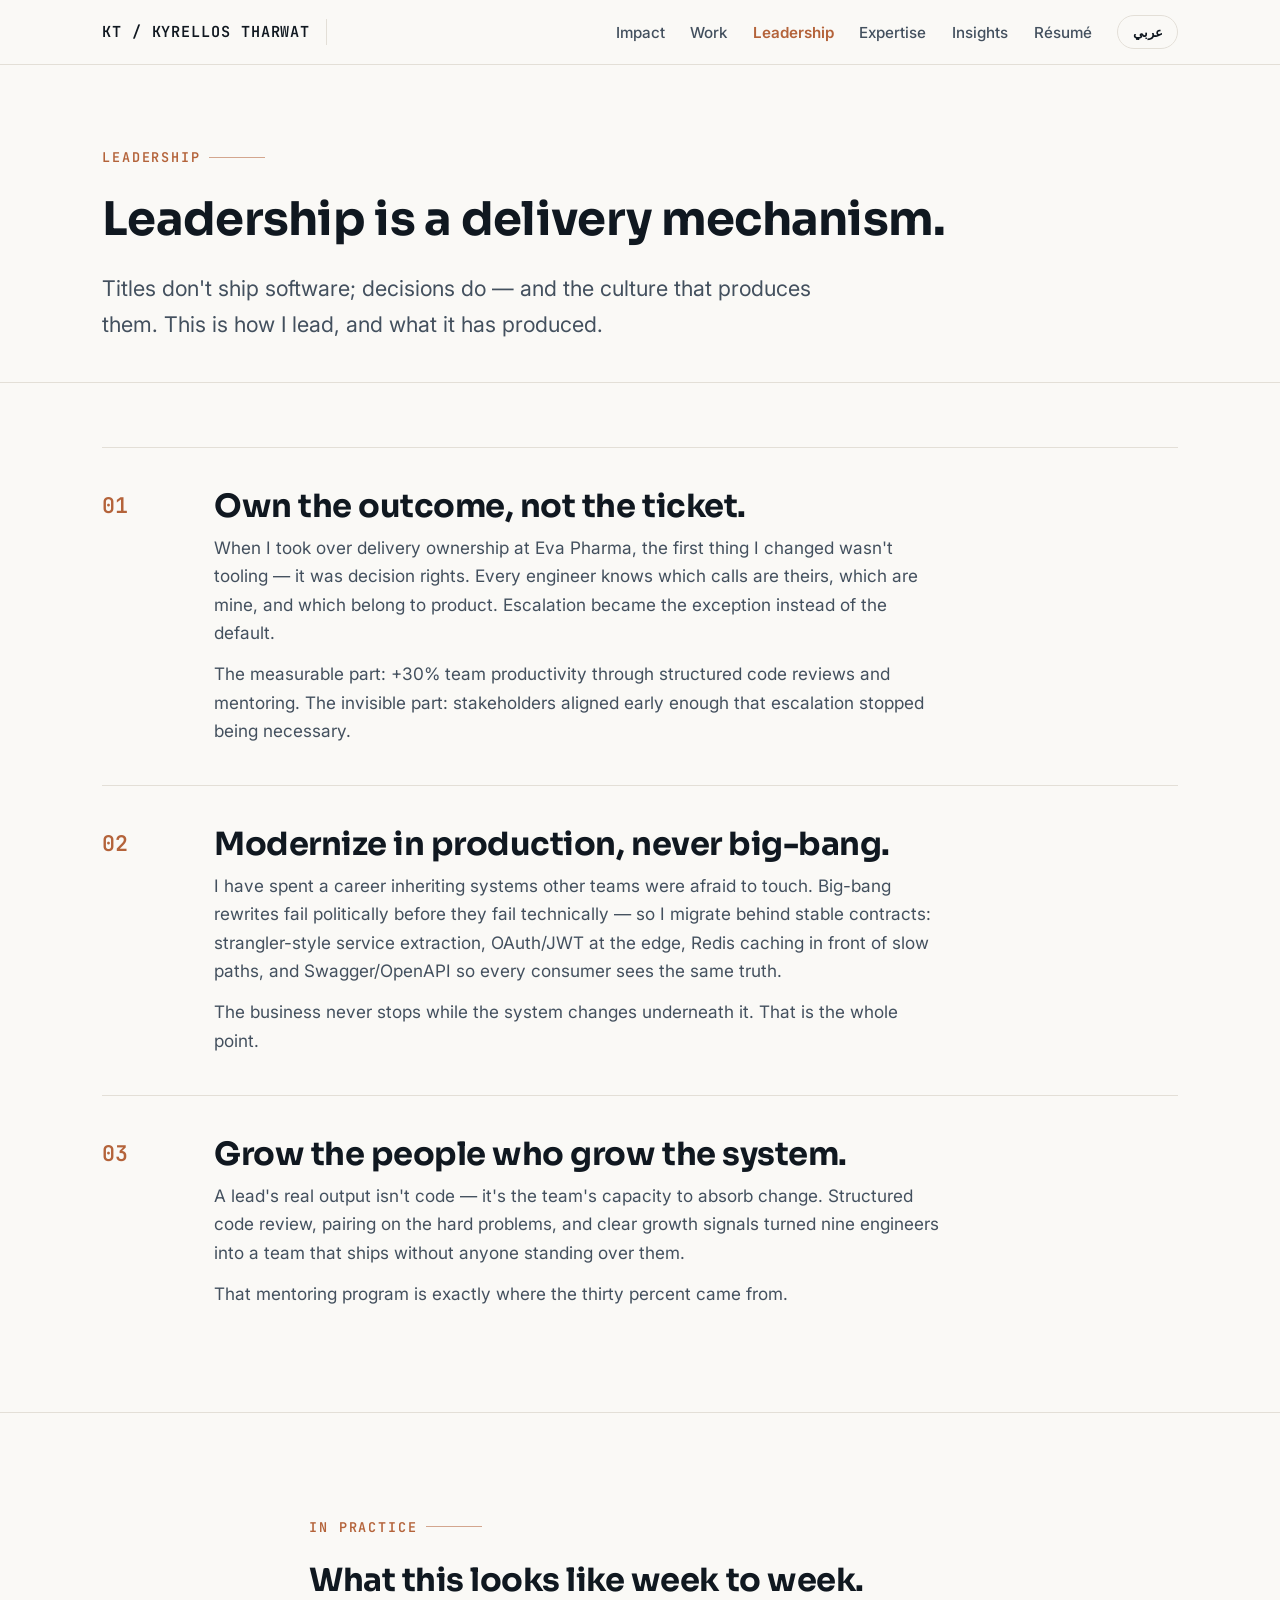
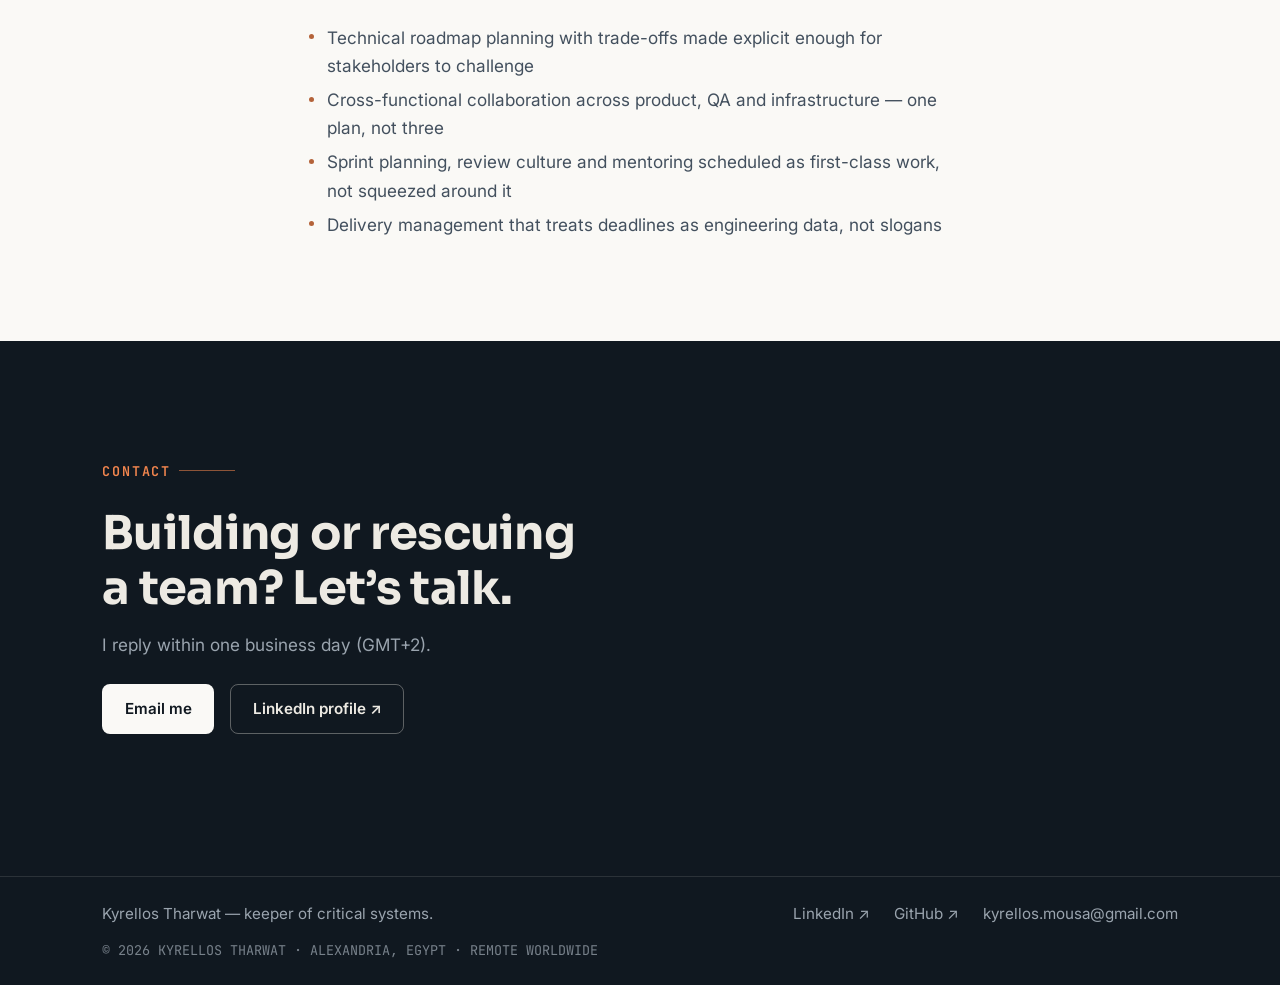
<file: leadership.html>
<!DOCTYPE html>
<html lang="en" dir="ltr">
<head>
    <meta charset="UTF-8">
    <meta name="viewport" content="width=device-width, initial-scale=1.0">
    <title>Leadership — Kyrellos Tharwat</title>
    <meta name="description" content="How Kyrellos Tharwat leads engineering teams: outcome ownership, production-safe modernization, and growing the people who grow the system.">
    <link rel="icon" href="data:image/svg+xml,%3Csvg xmlns='http://www.w3.org/2000/svg' viewBox='0 0 64 64'%3E%3Crect width='64' height='64' rx='12' fill='%23101820'/%3E%3Ctext x='32' y='42' font-family='monospace' font-size='26' font-weight='700' fill='%23FAF9F6' text-anchor='middle'%3EKT%3C/text%3E%3C/svg%3E">
    <script>(function(){try{var l=localStorage.getItem('kt-lang');if(l!=='en'&&l!=='ar'){l=(navigator.language||'').toLowerCase().indexOf('ar')===0?'ar':'en'}document.documentElement.lang=l;document.documentElement.dir=l==='ar'?'rtl':'ltr'}catch(e){}})();</script>
    <link rel="preconnect" href="https://fonts.googleapis.com">
    <link rel="preconnect" href="https://fonts.gstatic.com" crossorigin>
    <link href="https://fonts.googleapis.com/css2?family=Inter:wght@400;600&family=Sora:wght@600;700&family=IBM+Plex+Sans+Arabic:wght@400;600;700&family=JetBrains+Mono:wght@400;600&display=swap" rel="stylesheet">
    <link rel="stylesheet" href="assets/css/style.css">
</head>
<body>
    <a href="#main-content" class="skip-link" data-i18n="skip">Skip to main content</a>

    <header class="site-header">
        <nav class="shell nav" aria-label="Primary">
            <a class="brand" href="index.html">KT&nbsp;/&nbsp;KYRELLOS THARWAT</a>
            <ul class="nav-links">
                <li><a href="index.html#impact" data-i18n="nav-impact">Impact</a></li>
                <li><a href="work.html" data-i18n="nav-work">Work</a></li>
                <li><a href="leadership.html" aria-current="page" data-i18n="nav-leadership">Leadership</a></li>
                <li><a href="expertise.html" data-i18n="nav-expertise">Expertise</a></li>
                <li><a href="insights.html" data-i18n="nav-insights">Insights</a></li>
                <li><a href="resume.html" data-i18n="nav-resume">Résumé</a></li>
                <li><button id="lang-toggle" class="lang-btn" onclick="toggleLang()" aria-label="Toggle language between English and Arabic">عربي</button></li>
            </ul>
        </nav>
    </header>

    <main id="main-content">
        <section class="hero shell" style="padding-block-end: var(--s-lg);">
            <p class="kicker" data-i18n="ld-kicker">Leadership</p>
            <h1 style="font-size: var(--t-2xl);" data-i18n="ld-h1">Leadership is a delivery mechanism.</h1>
            <p class="lede" data-i18n="ld-lede">Titles don't ship software; decisions do — and the culture that produces them. This is how I lead, and what it has produced.</p>
        </section>

        <section class="section section--tight">
            <div class="shell">
                <div class="principle reveal">
                    <span class="num" aria-hidden="true">01</span>
                    <div>
                        <h3 data-i18n="ld1-t">Own the outcome, not the ticket.</h3>
                        <p data-i18n="ld1-a">When I took over delivery ownership at Eva Pharma, the first thing I changed wasn't tooling — it was decision rights. Every engineer knows which calls are theirs, which are mine, and which belong to product. Escalation became the exception instead of the default.</p>
                        <p data-i18n="ld1-b">The measurable part: +30% team productivity through structured code reviews and mentoring. The invisible part: stakeholders aligned early enough that escalation stopped being necessary.</p>
                    </div>
                </div>

                <div class="principle reveal">
                    <span class="num" aria-hidden="true">02</span>
                    <div>
                        <h3 data-i18n="ld2-t">Modernize in production, never big-bang.</h3>
                        <p data-i18n="ld2-a">I have spent a career inheriting systems other teams were afraid to touch. Big-bang rewrites fail politically before they fail technically — so I migrate behind stable contracts: strangler-style service extraction, OAuth/JWT at the edge, Redis caching in front of slow paths, and Swagger/OpenAPI so every consumer sees the same truth.</p>
                        <p data-i18n="ld2-b">The business never stops while the system changes underneath it. That is the whole point.</p>
                    </div>
                </div>

                <div class="principle reveal">
                    <span class="num" aria-hidden="true">03</span>
                    <div>
                        <h3 data-i18n="ld3-t">Grow the people who grow the system.</h3>
                        <p data-i18n="ld3-a">A lead's real output isn't code — it's the team's capacity to absorb change. Structured code review, pairing on the hard problems, and clear growth signals turned nine engineers into a team that ships without anyone standing over them.</p>
                        <p data-i18n="ld3-b">That mentoring program is exactly where the thirty percent came from.</p>
                    </div>
                </div>
            </div>
        </section>

        <section class="section">
            <div class="shell prose">
                <p class="kicker" data-i18n="lp-kicker">In practice</p>
                <h2 data-i18n="lp-h2">What this looks like week to week.</h2>
                <ul class="exp-points" style="margin-top: var(--s-md); font-size: var(--t-base);">
                    <li data-i18n="lp-1">Technical roadmap planning with trade-offs made explicit enough for stakeholders to challenge</li>
                    <li data-i18n="lp-2">Cross-functional collaboration across product, QA and infrastructure — one plan, not three</li>
                    <li data-i18n="lp-3">Sprint planning, review culture and mentoring scheduled as first-class work, not squeezed around it</li>
                    <li data-i18n="lp-4">Delivery management that treats deadlines as engineering data, not slogans</li>
                </ul>
            </div>
        </section>

        <section class="contact-band" id="contact">
            <div class="shell">
                <p class="kicker" data-i18n="ct-kicker">Contact</p>
                <h2 data-i18n="ct-h2">Building or rescuing a team? Let's talk.</h2>
                <p data-i18n="ct-p">I reply within one business day (GMT+2).</p>
                <div class="hero-ctas">
                    <a class="btn btn--light" href="mailto:kyrellos.mousa@gmail.com" data-i18n="ct-btn1">Email me</a>
                    <a class="btn btn--outline-light" href="https://www.linkedin.com/in/kyrellos-tharwat/" target="_blank" rel="noopener" data-i18n="ct-btn2">LinkedIn profile ↗</a>
                </div>
            </div>
        </section>
    </main>

    <footer class="site-footer">
        <div class="shell">
            <div class="footer-row">
                <span data-i18n="ft-tag">Kyrellos Tharwat — keeper of critical systems.</span>
                <nav class="footer-links" aria-label="Footer">
                    <a href="https://www.linkedin.com/in/kyrellos-tharwat/" target="_blank" rel="noopener">LinkedIn ↗</a>
                    <a href="https://github.com/ktharwat" target="_blank" rel="noopener">GitHub ↗</a>
                    <a href="mailto:kyrellos.mousa@gmail.com">kyrellos.mousa@gmail.com</a>
                </nav>
            </div>
            <p class="footer-fine">© 2026 KYRELLOS THARWAT · ALEXANDRIA, EGYPT · REMOTE WORLDWIDE</p>
        </div>
    </footer>

    <script>window.I18N = {
        en: {
            __title: 'Leadership — Kyrellos Tharwat',
            'skip': 'Skip to main content',
            'nav-impact': 'Impact', 'nav-work': 'Work', 'nav-leadership': 'Leadership',
            'nav-expertise': 'Expertise', 'nav-insights': 'Insights', 'nav-resume': 'Résumé',
            'ld-kicker': 'Leadership',
            'ld-h1': 'Leadership is a delivery mechanism.',
            'ld-lede': "Titles don't ship software; decisions do — and the culture that produces them. This is how I lead, and what it has produced.",
            'ld1-t': 'Own the outcome, not the ticket.',
            'ld1-a': "When I took over delivery ownership at Eva Pharma, the first thing I changed wasn't tooling — it was decision rights. Every engineer knows which calls are theirs, which are mine, and which belong to product. Escalation became the exception instead of the default.",
            'ld1-b': 'The measurable part: +30% team productivity through structured code reviews and mentoring. The invisible part: stakeholders aligned early enough that escalation stopped being necessary.',
            'ld2-t': 'Modernize in production, never big-bang.',
            'ld2-a': 'I have spent a career inheriting systems other teams were afraid to touch. Big-bang rewrites fail politically before they fail technically — so I migrate behind stable contracts: strangler-style service extraction, OAuth/JWT at the edge, Redis caching in front of slow paths, and Swagger/OpenAPI so every consumer sees the same truth.',
            'ld2-b': 'The business never stops while the system changes underneath it. That is the whole point.',
            'ld3-t': 'Grow the people who grow the system.',
            'ld3-a': "A lead's real output isn't code — it's the team's capacity to absorb change. Structured code review, pairing on the hard problems, and clear growth signals turned nine engineers into a team that ships without anyone standing over them.",
            'ld3-b': 'That mentoring program is exactly where the thirty percent came from.',
            'lp-kicker': 'In practice',
            'lp-h2': 'What this looks like week to week.',
            'lp-1': 'Technical roadmap planning with trade-offs made explicit enough for stakeholders to challenge',
            'lp-2': 'Cross-functional collaboration across product, QA and infrastructure — one plan, not three',
            'lp-3': 'Sprint planning, review culture and mentoring scheduled as first-class work, not squeezed around it',
            'lp-4': 'Delivery management that treats deadlines as engineering data, not slogans',
            'ct-kicker': 'Contact',
            'ct-h2': 'Building or rescuing a team? Let\u2019s talk.',
            'ct-p': 'I reply within one business day (GMT+2).',
            'ct-btn1': 'Email me', 'ct-btn2': 'LinkedIn profile ↗',
            'ft-tag': 'Kyrellos Tharwat — keeper of critical systems.'
        },
        ar: {
            __title: 'القيادة — كيرلس ثروت',
            'skip': 'الانتقال إلى المحتوى الرئيسي',
            'nav-impact': 'الأثر', 'nav-work': 'الأعمال', 'nav-leadership': 'القيادة',
            'nav-expertise': 'الخبرة', 'nav-insights': 'مقالات', 'nav-resume': 'السيرة الذاتية',
            'ld-kicker': 'القيادة',
            'ld-h1': 'القيادة آليةُ تسليمٍ قبل أن تكون صفة.',
            'ld-lede': 'المناصب لا تُسلّم البرمجيات؛ القرارات هي التي تُسلّم، والثقافة هي التي تصنع هذه القرارات. هذه طريقة قيادتي، وهذا ما أنتجته.',
            'ld1-t': 'امتلك النتيجة، لا التذكرة.',
            'ld1-a': 'حين تولّيت ملكية التسليم في إيفا فارما، أول ما غيّرتُه لم يكن الأدوات — بل صلاحيات القرار. كل مهندس يعرف أي القرارات قراره هو، وأيّها قراري، وأيّها للمنتج. صار التصعيد استثناءً لا قاعدة.',
            'ld1-b': 'الجزء القابل للقياس: زيادة إنتاجية الفريق 30٪ عبر مراجعات كود منظمة وتوجيه مستمر. والجزء الذي لا يقاس: أصحاب مصلحة توافقوا مبكرًا حتى إن التصعيد لم يعد ضروريًا.',
            'ld2-t': 'حدِّث الأنظمة وهي تعمل، لا بقطعةٍ واحدة كبيرة.',
            'ld2-a': 'أمضيت مسيرتي في وراثة أنظمة كانت مخيفة على فرقٍ أخرى. إعادة الكتابة دفعةً واحدة تفشل سياسيًا قبل أن تفشل تقنيًا — لذلك أنتقل خلف عقودٍ مستقرة: استخلاص خدمات على نمط Strangler، ومصادقة OAuth/JWT عند الحافة، وتخزين Redis المؤقت أمام المسارات البطيئة، وSwagger/OpenAPI ليرى كل مستهلك الحقيقة ذاتها.',
            'ld2-b': 'الأعمال لا تتوقف بينما يتغيّر النظام تحتها. هذه هي الفكرة كلها.',
            'ld3-t': 'طوِّر الأشخاص الذين يطوّرون النظام.',
            'ld3-a': 'المخرج الحقيقي للقائد ليس الكود — بل قدرة فريقه على استيعاب التغيير. مراجعات كود منظمة، وشراكة في المشكلات الصعبة، وإشارات نموّ واضحة — حوّلت تسعة مهندسين إلى فريق يسلّم دون من يقف فوق رؤوسهم.',
            'ld3-b': 'ومن برنامج التوجيه هذا تحديدًا جاءت الثلاثون بالمئة.',
            'lp-kicker': 'عمليًا',
            'lp-h2': 'كيف يبدو هذا أسبوعًا بأسبوع.',
            'lp-1': 'تخطيط خارطة تقنية بمقايضات معلنة بوضوح يكفي ليتحداها أصحاب المصلحة',
            'lp-2': 'تعاون متعدد الوظائف بين المنتج والاختبار والبنية التحتية — خطة واحدة لا ثلاث',
            'lp-3': 'تخطيط السباقات وثقافة المراجعة والتوجيه مواعيد ثابتة في التقويم، لا أعمال نلحق بها متى ضاق الوقت',
            'lp-4': 'إدارة تسليم تتعامل مع المواعيد كبيانات هندسية، لا كشعارات',
            'ct-kicker': 'تواصل',
            'ct-h2': 'تبني فريقًا أو تنقذه؟ لنتحدث.',
            'ct-p': 'أرد خلال يوم عمل واحد (بتوقيت القاهرة GMT+2).',
            'ct-btn1': 'راسلني بالبريد', 'ct-btn2': 'ملفي على LinkedIn ↗',
            'ft-tag': 'كيرلس ثروت — أمين الأنظمة التي لا تحتمل التوقف.'
        }
    };</script>
    <script src="assets/js/i18n.js"></script>
</body>
</html>
</file>
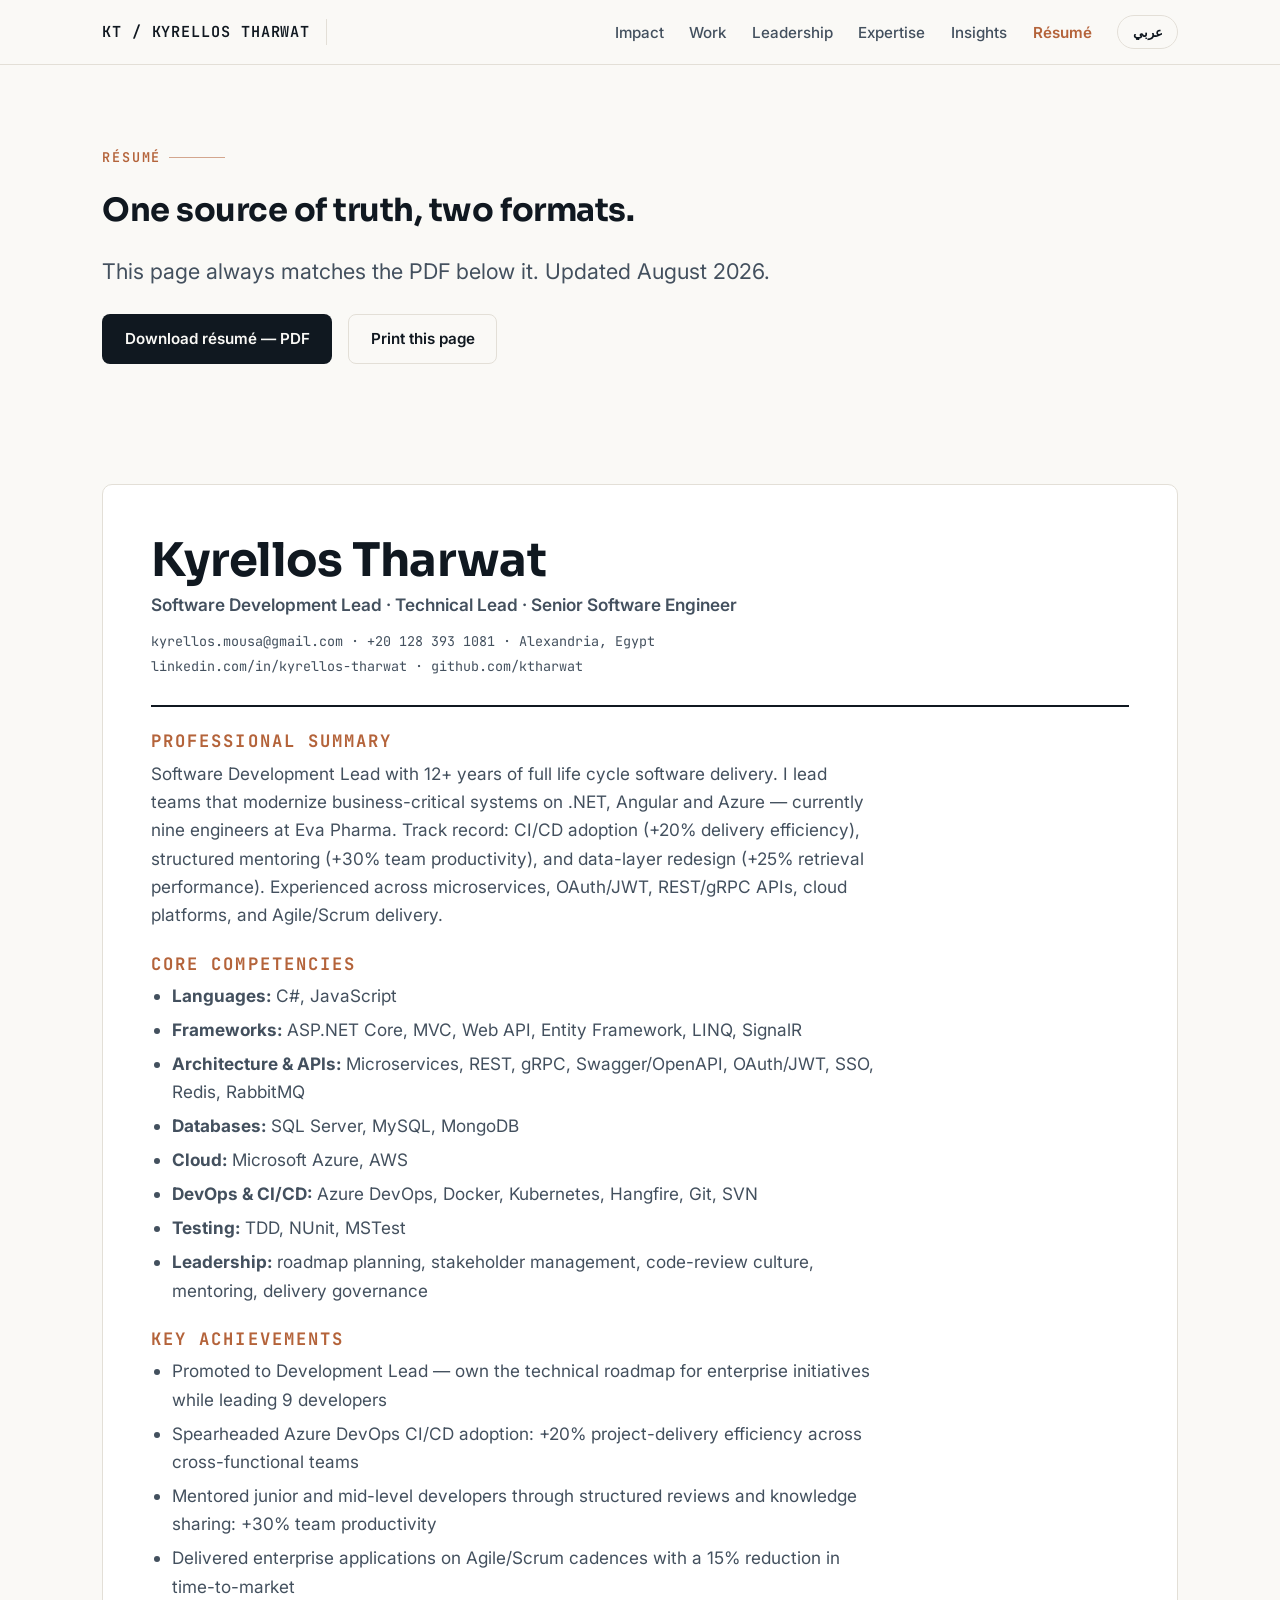
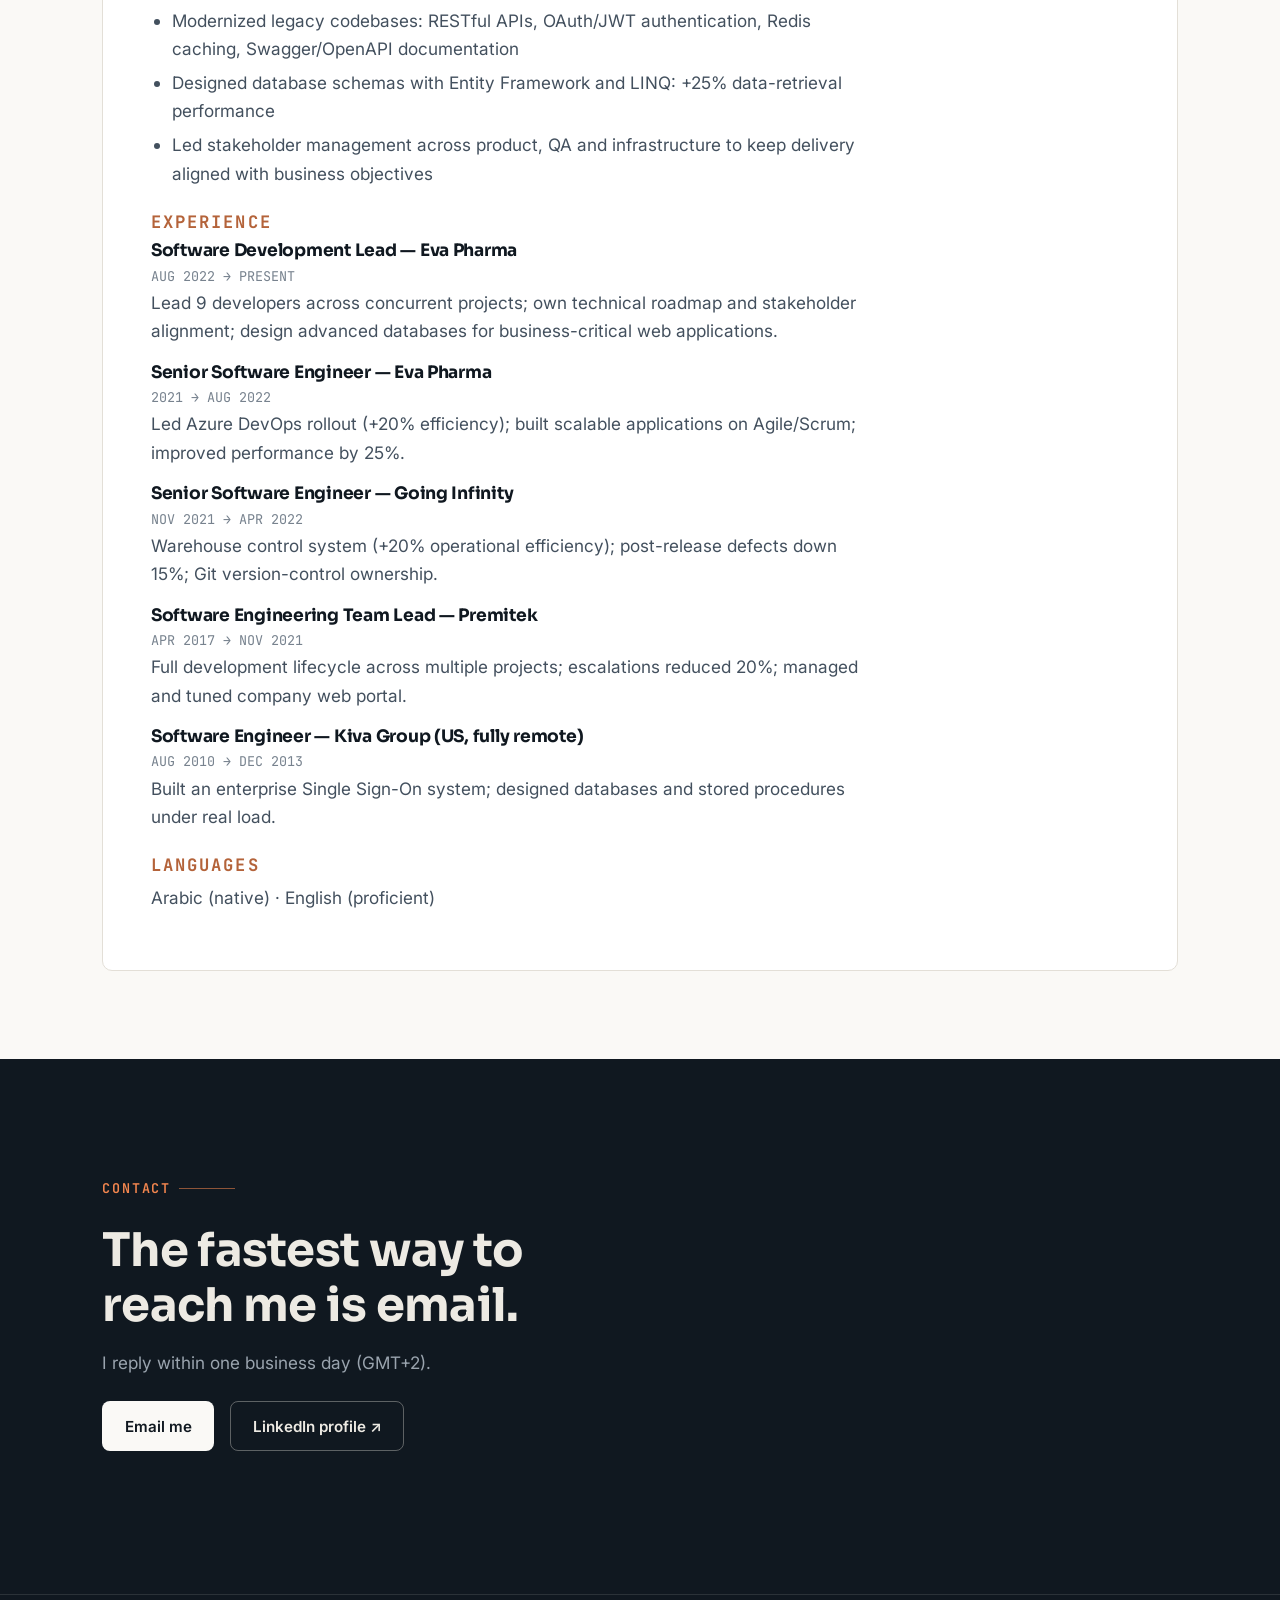
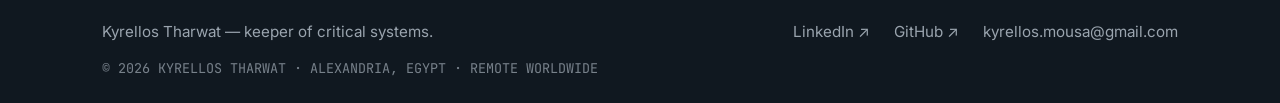
<file: resume.html>
<!DOCTYPE html>
<html lang="en" dir="ltr">
<head>
    <meta charset="UTF-8">
    <meta name="viewport" content="width=device-width, initial-scale=1.0">
    <title>Résumé — Kyrellos Tharwat</title>
    <meta name="description" content="Résumé of Kyrellos Tharwat, Software Development Lead: 12+ years delivering business-critical software with .NET, Angular and Azure.">
    <link rel="icon" href="data:image/svg+xml,%3Csvg xmlns='http://www.w3.org/2000/svg' viewBox='0 0 64 64'%3E%3Crect width='64' height='64' rx='12' fill='%23101820'/%3E%3Ctext x='32' y='42' font-family='monospace' font-size='26' font-weight='700' fill='%23FAF9F6' text-anchor='middle'%3EKT%3C/text%3E%3C/svg%3E">
    <script>(function(){try{var l=localStorage.getItem('kt-lang');if(l!=='en'&&l!=='ar'){l=(navigator.language||'').toLowerCase().indexOf('ar')===0?'ar':'en'}document.documentElement.lang=l;document.documentElement.dir=l==='ar'?'rtl':'ltr'}catch(e){}})();</script>
    <link rel="preconnect" href="https://fonts.googleapis.com">
    <link rel="preconnect" href="https://fonts.gstatic.com" crossorigin>
    <link href="https://fonts.googleapis.com/css2?family=Inter:wght@400;600&family=Sora:wght@600;700&family=IBM+Plex+Sans+Arabic:wght@400;600;700&family=JetBrains+Mono:wght@400;600&display=swap" rel="stylesheet">
    <link rel="stylesheet" href="assets/css/style.css">
</head>
<body>
    <a href="#main-content" class="skip-link" data-i18n="skip">Skip to main content</a>

    <header class="site-header no-print">
        <nav class="shell nav" aria-label="Primary">
            <a class="brand" href="index.html">KT&nbsp;/&nbsp;KYRELLOS THARWAT</a>
            <ul class="nav-links">
                <li><a href="index.html#impact" data-i18n="nav-impact">Impact</a></li>
                <li><a href="work.html" data-i18n="nav-work">Work</a></li>
                <li><a href="leadership.html" data-i18n="nav-leadership">Leadership</a></li>
                <li><a href="expertise.html" data-i18n="nav-expertise">Expertise</a></li>
                <li><a href="insights.html" data-i18n="nav-insights">Insights</a></li>
                <li><a href="resume.html" aria-current="page" data-i18n="nav-resume">Résumé</a></li>
                <li><button id="lang-toggle" class="lang-btn" onclick="toggleLang()" aria-label="Toggle language between English and Arabic">عربي</button></li>
            </ul>
        </nav>
    </header>

    <main id="main-content">
        <section class="hero shell no-print" style="padding-block-end: var(--s-lg);">
            <p class="kicker" data-i18n="rs-kicker">Résumé</p>
            <p class="h1-like" data-i18n="rs-h1">One source of truth, two formats.</p>
            <p class="lede" data-i18n="rs-lede">This page always matches the PDF below it. Updated August 2026.</p>
            <div class="hero-ctas">
                <!-- Fixed filename: was pointing at a non-existent _v3 file -->
                <a class="btn btn--primary" href="Kyrellos_Tharwat_Resume.pdf" download data-i18n="rs-btn1">Download résumé — PDF</a>
                <button class="btn btn--ghost" onclick="window.print()" data-i18n="rs-btn2">Print this page</button>
            </div>
        </section>

        <section class="shell" style="padding-block-end: var(--s-md);">
            <div class="resume-sheet reveal">
                <div class="resume-head">
                    <h1>Kyrellos Tharwat</h1>
                    <p class="resume-title-line" data-i18n="rs-title">Software Development Lead · Technical Lead · Senior Software Engineer</p>
                    <p class="resume-contact">
                        kyrellos.mousa@gmail.com · +20 128 393 1081 · Alexandria, Egypt<br>
                        linkedin.com/in/kyrellos-tharwat · github.com/ktharwat
                    </p>
                </div>

                <h2 data-i18n="rs-sum-h">Professional summary</h2>
                <p data-i18n="rs-sum">Software Development Lead with 12+ years of full life cycle software delivery. I lead teams that modernize business-critical systems on .NET, Angular and Azure — currently nine engineers at Eva Pharma. Track record: CI/CD adoption (+20% delivery efficiency), structured mentoring (+30% team productivity), and data-layer redesign (+25% retrieval performance). Experienced across microservices, OAuth/JWT, REST/gRPC APIs, cloud platforms, and Agile/Scrum delivery.</p>

                <h2 data-i18n="rs-comp-h">Core competencies</h2>
                <ul>
                    <li><strong data-i18n="rs-c1k">Languages:</strong> <span dir="ltr">C#, JavaScript</span></li>
                    <li><strong data-i18n="rs-c2k">Frameworks:</strong> <span dir="ltr">ASP.NET Core, MVC, Web API, Entity Framework, LINQ, SignalR</span></li>
                    <li><strong data-i18n="rs-c3k">Architecture &amp; APIs:</strong> <span dir="ltr">Microservices, REST, gRPC, Swagger/OpenAPI, OAuth/JWT, SSO, Redis, RabbitMQ</span></li>
                    <li><strong data-i18n="rs-c4k">Databases:</strong> <span dir="ltr">SQL Server, MySQL, MongoDB</span></li>
                    <li><strong data-i18n="rs-c5k">Cloud:</strong> <span dir="ltr">Microsoft Azure, AWS</span></li>
                    <li><strong data-i18n="rs-c6k">DevOps &amp; CI/CD:</strong> <span dir="ltr">Azure DevOps, Docker, Kubernetes, Hangfire, Git, SVN</span></li>
                    <li><strong data-i18n="rs-c7k">Testing:</strong> <span dir="ltr">TDD, NUnit, MSTest</span></li>
                    <li><strong data-i18n="rs-c8k">Leadership:</strong> <span data-i18n="rs-c8v">roadmap planning, stakeholder management, code-review culture, mentoring, delivery governance</span></li>
                </ul>

                <h2 data-i18n="rs-ach-h">Key achievements</h2>
                <ul>
                    <li data-i18n="rs-a1">Promoted to Development Lead — own the technical roadmap for enterprise initiatives while leading 9 developers</li>
                    <li data-i18n="rs-a2">Spearheaded Azure DevOps CI/CD adoption: +20% project-delivery efficiency across cross-functional teams</li>
                    <li data-i18n="rs-a3">Mentored junior and mid-level developers through structured reviews and knowledge sharing: +30% team productivity</li>
                    <li data-i18n="rs-a4">Delivered enterprise applications on Agile/Scrum cadences with a 15% reduction in time-to-market</li>
                    <li data-i18n="rs-a5">Modernized legacy codebases: RESTful APIs, OAuth/JWT authentication, Redis caching, Swagger/OpenAPI documentation</li>
                    <li data-i18n="rs-a6">Designed database schemas with Entity Framework and LINQ: +25% data-retrieval performance</li>
                    <li data-i18n="rs-a7">Led stakeholder management across product, QA and infrastructure to keep delivery aligned with business objectives</li>
                </ul>

                <h2 data-i18n="rs-exp-h">Experience</h2>

                <div class="resume-job">
                    <h3 data-i18n="rs-j1t">Software Development Lead — Eva Pharma</h3>
                    <span class="exp-when" data-i18n="rs-j1w">AUG 2022 → PRESENT</span>
                    <p data-i18n="rs-j1b">Lead 9 developers across concurrent projects; own technical roadmap and stakeholder alignment; design advanced databases for business-critical web applications.</p>
                </div>
                <div class="resume-job">
                    <h3 data-i18n="rs-j2t">Senior Software Engineer — Eva Pharma</h3>
                    <span class="exp-when" data-i18n="rs-j2w">2021 → AUG 2022</span>
                    <p data-i18n="rs-j2b">Led Azure DevOps rollout (+20% efficiency); built scalable applications on Agile/Scrum; improved performance by 25%.</p>
                </div>
                <div class="resume-job">
                    <h3 data-i18n="rs-j3t">Senior Software Engineer — Going Infinity</h3>
                    <span class="exp-when" data-i18n="rs-j3w">NOV 2021 → APR 2022</span>
                    <p data-i18n="rs-j3b">Warehouse control system (+20% operational efficiency); post-release defects down 15%; Git version-control ownership.</p>
                </div>
                <div class="resume-job">
                    <h3 data-i18n="rs-j4t">Software Engineering Team Lead — Premitek</h3>
                    <span class="exp-when" data-i18n="rs-j4w">APR 2017 → NOV 2021</span>
                    <p data-i18n="rs-j4b">Full development lifecycle across multiple projects; escalations reduced 20%; managed and tuned company web portal.</p>
                </div>
                <div class="resume-job">
                    <h3 data-i18n="rs-j5t">Software Engineer — Kiva Group (US, fully remote)</h3>
                    <span class="exp-when" data-i18n="rs-j5w">AUG 2010 → DEC 2013</span>
                    <p data-i18n="rs-j5b">Built an enterprise Single Sign-On system; designed databases and stored procedures under real load.</p>
                </div>

                <h2 data-i18n="rs-lang-h">Languages</h2>
                <p data-i18n="rs-langs">Arabic (native) · English (proficient)</p>
            </div>
        </section>

        <section class="contact-band no-print" id="contact">
            <div class="shell">
                <p class="kicker" data-i18n="ct-kicker">Contact</p>
                <h2 data-i18n="ct-h2">The fastest way to reach me is email.</h2>
                <p data-i18n="ct-p">I reply within one business day (GMT+2).</p>
                <div class="hero-ctas">
                    <a class="btn btn--light" href="mailto:kyrellos.mousa@gmail.com" data-i18n="ct-btn1">Email me</a>
                    <a class="btn btn--outline-light" href="https://www.linkedin.com/in/kyrellos-tharwat/" target="_blank" rel="noopener" data-i18n="ct-btn2">LinkedIn profile ↗</a>
                </div>
            </div>
        </section>
    </main>

    <footer class="site-footer no-print">
        <div class="shell">
            <div class="footer-row">
                <span data-i18n="ft-tag">Kyrellos Tharwat — keeper of critical systems.</span>
                <nav class="footer-links" aria-label="Footer">
                    <a href="https://www.linkedin.com/in/kyrellos-tharwat/" target="_blank" rel="noopener">LinkedIn ↗</a>
                    <a href="https://github.com/ktharwat" target="_blank" rel="noopener">GitHub ↗</a>
                    <a href="mailto:kyrellos.mousa@gmail.com">kyrellos.mousa@gmail.com</a>
                </nav>
            </div>
            <p class="footer-fine">© 2026 KYRELLOS THARWAT · ALEXANDRIA, EGYPT · REMOTE WORLDWIDE</p>
        </div>
    </footer>

    <script>window.I18N = {
        en: {
            __title: 'Résumé — Kyrellos Tharwat',
            'skip': 'Skip to main content',
            'nav-impact': 'Impact', 'nav-work': 'Work', 'nav-leadership': 'Leadership',
            'nav-expertise': 'Expertise', 'nav-insights': 'Insights', 'nav-resume': 'Résumé',
            'rs-kicker': 'Résumé',
            'rs-h1': 'One source of truth, two formats.',
            'rs-lede': 'This page always matches the PDF below it. Updated August 2026.',
            'rs-btn1': 'Download résumé — PDF', 'rs-btn2': 'Print this page',
            'rs-title': 'Software Development Lead · Technical Lead · Senior Software Engineer',
            'rs-sum-h': 'Professional summary',
            'rs-sum': 'Software Development Lead with 12+ years of full life cycle software delivery. I lead teams that modernize business-critical systems on .NET, Angular and Azure — currently nine engineers at Eva Pharma. Track record: CI/CD adoption (+20% delivery efficiency), structured mentoring (+30% team productivity), and data-layer redesign (+25% retrieval performance). Experienced across microservices, OAuth/JWT, REST/gRPC APIs, cloud platforms, and Agile/Scrum delivery.',
            'rs-comp-h': 'Core competencies',
            'rs-c1k': 'Languages:', 'rs-c2k': 'Frameworks:',
            'rs-c3k': 'Architecture &amp; APIs:', 'rs-c4k': 'Databases:', 'rs-c5k': 'Cloud:',
            'rs-c6k': 'DevOps &amp; CI/CD:', 'rs-c7k': 'Testing:', 'rs-c8k': 'Leadership:',
            'rs-c8v': 'roadmap planning, stakeholder management, code-review culture, mentoring, delivery governance',
            'rs-ach-h': 'Key achievements',
            'rs-a1': 'Promoted to Development Lead — own the technical roadmap for enterprise initiatives while leading 9 developers',
            'rs-a2': 'Spearheaded Azure DevOps CI/CD adoption: +20% project-delivery efficiency across cross-functional teams',
            'rs-a3': 'Mentored junior and mid-level developers through structured reviews and knowledge sharing: +30% team productivity',
            'rs-a4': 'Delivered enterprise applications on Agile/Scrum cadences with a 15% reduction in time-to-market',
            'rs-a5': 'Modernized legacy codebases: RESTful APIs, OAuth/JWT authentication, Redis caching, Swagger/OpenAPI documentation',
            'rs-a6': 'Designed database schemas with Entity Framework and LINQ: +25% data-retrieval performance',
            'rs-a7': 'Led stakeholder management across product, QA and infrastructure to keep delivery aligned with business objectives',
            'rs-exp-h': 'Experience',
            'rs-j1t': 'Software Development Lead — Eva Pharma', 'rs-j1w': 'AUG 2022 → PRESENT',
            'rs-j1b': 'Lead 9 developers across concurrent projects; own technical roadmap and stakeholder alignment; design advanced databases for business-critical web applications.',
            'rs-j2t': 'Senior Software Engineer — Eva Pharma', 'rs-j2w': '2021 → AUG 2022',
            'rs-j2b': 'Led Azure DevOps rollout (+20% efficiency); built scalable applications on Agile/Scrum; improved performance by 25%.',
            'rs-j3t': 'Senior Software Engineer — Going Infinity', 'rs-j3w': 'NOV 2021 → APR 2022',
            'rs-j3b': 'Warehouse control system (+20% operational efficiency); post-release defects down 15%; Git version-control ownership.',
            'rs-j4t': 'Software Engineering Team Lead — Premitek', 'rs-j4w': 'APR 2017 → NOV 2021',
            'rs-j4b': 'Full development lifecycle across multiple projects; escalations reduced 20%; managed and tuned company web portal.',
            'rs-j5t': 'Software Engineer — Kiva Group (US, fully remote)', 'rs-j5w': 'AUG 2010 → DEC 2013',
            'rs-j5b': 'Built an enterprise Single Sign-On system; designed databases and stored procedures under real load.',
            'rs-lang-h': 'Languages',
            'rs-langs': 'Arabic (native) · English (proficient)',
            'ct-kicker': 'Contact',
            'ct-h2': 'The fastest way to reach me is email.',
            'ct-p': 'I reply within one business day (GMT+2).',
            'ct-btn1': 'Email me', 'ct-btn2': 'LinkedIn profile ↗',
            'ft-tag': 'Kyrellos Tharwat — keeper of critical systems.'
        },
        ar: {
            __title: 'السيرة الذاتية — كيرلس ثروت',
            'skip': 'الانتقال إلى المحتوى الرئيسي',
            'nav-impact': 'الأثر', 'nav-work': 'الأعمال', 'nav-leadership': 'القيادة',
            'nav-expertise': 'الخبرة', 'nav-insights': 'مقالات', 'nav-resume': 'السيرة الذاتية',
            'rs-kicker': 'السيرة الذاتية',
            'rs-h1': 'مصدر حقيقة واحد، وصيغتان.',
            'rs-lede': 'هذه الصفحة وملف الـPDF مصدر واحد للحقيقة؛ آخر تحديث أغسطس ٢٠٢٦.',
            'rs-btn1': 'تحميل السيرة الذاتية — PDF', 'rs-btn2': 'اطبع هذه الصفحة',
            'rs-title': 'قائد تطوير برمجيات · قائد تقني · مهندس برمجيات أول',
            'rs-sum-h': 'ملخص مهني',
            'rs-sum': 'قائد تطوير برمجيات بخبرة تتجاوز ١٢ عامًا في تسليم البرمجيات بدورة كاملة. أقود فرقًا تطوّر أنظمةً حرجة على ‎.NET‎ وAngular وAzure — حاليًا تسعة مهندسين في إيفا فارما. سجل موثق: تبنّي CI/CD (+20٪ كفاءة تسليم)، وتوجيه منظم (+30٪ إنتاجية فريق)، وإعادة تصميم طبقة بيانات (+25٪ أداء استرجاع). خبرة في الخدمات المصغرة وOAuth/JWT وواجهات REST/gRPC والمنصات السحابية والتسليم عبر Agile/Scrum.',
            'rs-comp-h': 'الكفاءات الأساسية',
            'rs-c1k': 'اللغات:', 'rs-c2k': 'أطر العمل:',
            'rs-c3k': 'المعمارية والواجهات:', 'rs-c4k': 'قواعد البيانات:', 'rs-c5k': 'السحابة:',
            'rs-c6k': 'DevOps وCI/CD:', 'rs-c7k': 'الاختبار:', 'rs-c8k': 'القيادة:',
            'rs-c8v': 'تخطيط الخارطة التقنية، وإدارة أصحاب المصلحة، وثقافة مراجعة الكود، والتوجيه، وحوكمة التسليم',
            'rs-ach-h': 'أبرز الإنجازات',
            'rs-a1': 'ترقيتي إلى قائد تطوير — أمتلك الخارطة التقنية لمبادرات مؤسسية وأقود ٩ مطورين',
            'rs-a2': 'قدت تبنّي خطوط Azure DevOps: كفاءة تسليم أعلى بنسبة 20٪ عبر فرق متعددة الوظائف',
            'rs-a3': 'وجّهت مطورين مبتدئين ومتوسطين عبر مراجعات منظمة ومشاركة معرفة: إنتاجية فريق أعلى بنسبة 30٪',
            'rs-a4': 'سلّمت تطبيقات مؤسسية بإيقاع Agile/Scrum مع خفض زمن الوصول للسوق 15٪',
            'rs-a5': 'حدّثت قواعد كود قديمة: واجهات RESTful ومصادقة OAuth/JWT وتخزين Redis المؤقت وتوثيق Swagger/OpenAPI',
            'rs-a6': 'صممت مخططات قواعد بيانات بـEntity Framework وLINQ: أداء استرجاع أعلى بنسبة 25٪',
            'rs-a7': 'قدت إدارة أصحاب المصلحة بين المنتج والاختبار والبنية التحتية لإبقاء التسليم متسقًا مع أهداف الأعمال',
            'rs-exp-h': 'الخبرات',
            'rs-j1t': 'قائد تطوير البرمجيات — إيفا فارما', 'rs-j1w': 'أغسطس ٢٠٢٢ ← الآن',
            'rs-j1b': 'أقود ٩ مطورين عبر مشاريع متوازية؛ وأمتلك الخارطة التقنية وتوافق أصحاب المصلحة؛ وأصمم قواعد بيانات متقدمة لتطبيقات أعمال حرجة.',
            'rs-j2t': 'مهندس برمجيات أول — إيفا فارما', 'rs-j2w': '٢٠٢١ ← أغسطس ٢٠٢٢',
            'rs-j2b': 'قدت تبنّي Azure DevOps (+20٪ كفاءة)؛ وبنيت تطبيقات قابلة للتوسع بإيقاع Agile/Scrum؛ وحسّنت الأداء 25٪.',
            'rs-j3t': 'مهندس برمجيات أول — Going Infinity', 'rs-j3w': 'نوفمبر ٢٠٢١ ← أبريل ٢٠٢٢',
            'rs-j3b': 'نظام تحكم للمستودعات (+20٪ كفاءة تشغيلية)؛ وخفض عيوب ما بعد الإصدار 15٪؛ وملكية إدارة الإصدارات عبر Git.',
            'rs-j4t': 'قائد فريق هندسة البرمجيات — Premitek', 'rs-j4w': 'أبريل ٢٠١٧ ← نوفمبر ٢٠٢١',
            'rs-j4b': 'دورة تطوير كاملة عبر مشاريع متعددة؛ وخفض التصعيدات 20٪؛ وإدارة البوابة الإلكترونية للشركة وتحسينها.',
            'rs-j5t': 'مهندس برمجيات — Kiva Group (أمريكا، عن بُعد بالكامل)', 'rs-j5w': 'أغسطس ٢٠١٠ ← ديسمبر ٢٠١٣',
            'rs-j5b': 'بنيت نظام تسجيل دخول موحّد مؤسسيًا؛ وصممت قواعد بيانات وإجراءات مخزنة تحت أحمال حقيقية.',
            'rs-lang-h': 'اللغات',
            'rs-langs': 'العربية (لغة أم) · الإنجليزية (إتقان عالٍ)',
            'ct-kicker': 'تواصل',
            'ct-h2': 'أسرع طريقة للوصول إليّ هي البريد الإلكتروني.',
            'ct-p': 'أرد خلال يوم عمل واحد (بتوقيت القاهرة GMT+2).',
            'ct-btn1': 'راسلني بالبريد', 'ct-btn2': 'ملفي على LinkedIn ↗',
            'ft-tag': 'كيرلس ثروت — أمين الأنظمة التي لا تحتمل التوقف.'
        }
    };</script>
    <script src="assets/js/i18n.js"></script>
</body>
</html>
</file>
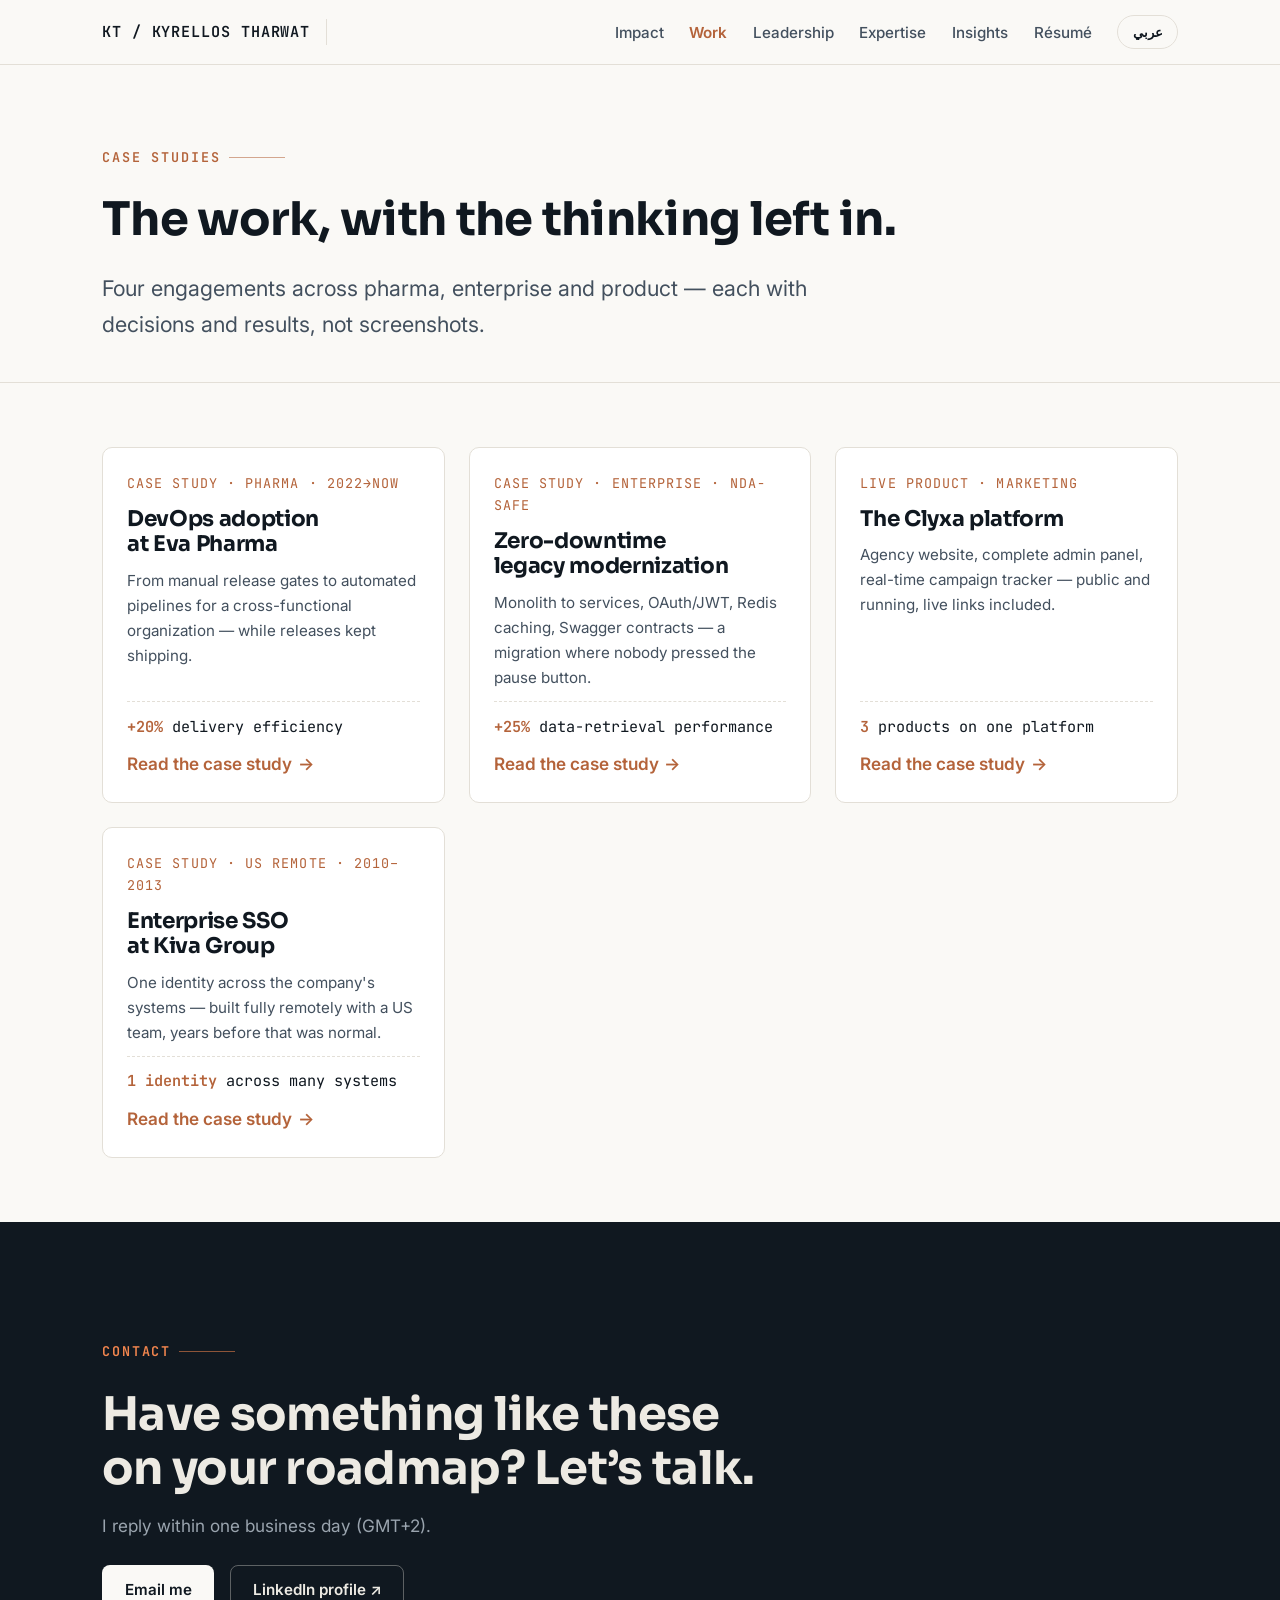
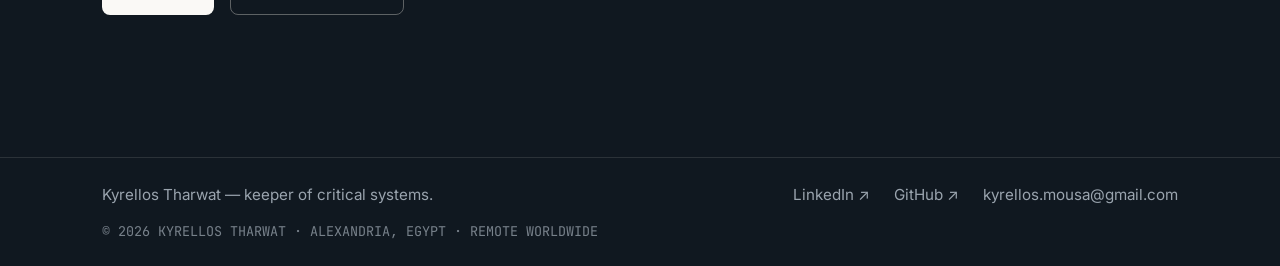
<file: work.html>
<!DOCTYPE html>
<html lang="en" dir="ltr">
<head>
    <meta charset="UTF-8">
    <meta name="viewport" content="width=device-width, initial-scale=1.0">
    <title>Case Studies — Kyrellos Tharwat</title>
    <meta name="description" content="Case studies by Kyrellos Tharwat: DevOps adoption in pharma, zero-downtime legacy modernization, the Clyxa platform, and enterprise SSO.">
    <link rel="icon" href="data:image/svg+xml,%3Csvg xmlns='http://www.w3.org/2000/svg' viewBox='0 0 64 64'%3E%3Crect width='64' height='64' rx='12' fill='%23101820'/%3E%3Ctext x='32' y='42' font-family='monospace' font-size='26' font-weight='700' fill='%23FAF9F6' text-anchor='middle'%3EKT%3C/text%3E%3C/svg%3E">
    <script>(function(){try{var l=localStorage.getItem('kt-lang');if(l!=='en'&&l!=='ar'){l=(navigator.language||'').toLowerCase().indexOf('ar')===0?'ar':'en'}document.documentElement.lang=l;document.documentElement.dir=l==='ar'?'rtl':'ltr'}catch(e){}})();</script>
    <link rel="preconnect" href="https://fonts.googleapis.com">
    <link rel="preconnect" href="https://fonts.gstatic.com" crossorigin>
    <link href="https://fonts.googleapis.com/css2?family=Inter:wght@400;600&family=Sora:wght@600;700&family=IBM+Plex+Sans+Arabic:wght@400;600;700&family=JetBrains+Mono:wght@400;600&display=swap" rel="stylesheet">
    <link rel="stylesheet" href="assets/css/style.css">
</head>
<body>
    <a href="#main-content" class="skip-link" data-i18n="skip">Skip to main content</a>

    <header class="site-header">
        <nav class="shell nav" aria-label="Primary">
            <a class="brand" href="index.html">KT&nbsp;/&nbsp;KYRELLOS THARWAT</a>
            <ul class="nav-links">
                <li><a href="index.html#impact" data-i18n="nav-impact">Impact</a></li>
                <li><a href="work.html" aria-current="page" data-i18n="nav-work">Work</a></li>
                <li><a href="leadership.html" data-i18n="nav-leadership">Leadership</a></li>
                <li><a href="expertise.html" data-i18n="nav-expertise">Expertise</a></li>
                <li><a href="insights.html" data-i18n="nav-insights">Insights</a></li>
                <li><a href="resume.html" data-i18n="nav-resume">Résumé</a></li>
                <li><button id="lang-toggle" class="lang-btn" onclick="toggleLang()" aria-label="Toggle language between English and Arabic">عربي</button></li>
            </ul>
        </nav>
    </header>

    <main id="main-content">
        <section class="hero shell" style="padding-block-end: var(--s-lg);">
            <p class="kicker" data-i18n="wk-kicker">Case studies</p>
            <h1 style="font-size: var(--t-2xl);" data-i18n="wk-h1">The work, with the thinking left in.</h1>
            <p class="lede" data-i18n="wk-lede">Four engagements across pharma, enterprise and product — each with decisions and results, not screenshots.</p>
        </section>

        <section class="section section--tight">
            <div class="shell card-grid">
                <a class="case-card reveal" href="case-studies/eva-pharma-devops.html">
                    <span class="case-meta"><span data-i18n="w1-meta">Case study · Pharma · 2022→now</span></span>
                    <h3 data-i18n="w1-title">DevOps adoption at Eva Pharma</h3>
                    <p data-i18n="w1-desc">From manual release gates to automated pipelines for a cross-functional organization — while releases kept shipping.</p>
                    <span class="case-metric"><strong>+20%</strong> <span data-i18n="w1-metric">delivery efficiency</span></span>
                    <span class="text-link"><span data-i18n="w-read">Read the case study</span> <span class="arrow-flip">→</span></span>
                </a>

                <a class="case-card reveal" href="case-studies/legacy-modernization.html">
                    <span class="case-meta"><span data-i18n="w2-meta">Case study · Enterprise · NDA-safe</span></span>
                    <h3 data-i18n="w2-title">Zero-downtime legacy modernization</h3>
                    <p data-i18n="w2-desc">Monolith to services, OAuth/JWT, Redis caching, Swagger contracts — a migration where nobody pressed the pause button.</p>
                    <span class="case-metric"><strong>+25%</strong> <span data-i18n="w2-metric">data-retrieval performance</span></span>
                    <span class="text-link"><span data-i18n="w-read2">Read the case study</span> <span class="arrow-flip">→</span></span>
                </a>

                <a class="case-card reveal" href="case-studies/clyxa-platform.html">
                    <span class="case-meta"><span data-i18n="w3-meta">Live product · Marketing</span></span>
                    <h3 data-i18n="w3-title">The Clyxa platform</h3>
                    <p data-i18n="w3-desc">Agency website, complete admin panel, real-time campaign tracker — public and running, live links included.</p>
                    <span class="case-metric"><strong>3</strong> <span data-i18n="w3-metric">products on one platform</span></span>
                    <span class="text-link"><span data-i18n="w-read3">Read the case study</span> <span class="arrow-flip">→</span></span>
                </a>

                <a class="case-card reveal" href="case-studies/sso-kiva.html">
                    <span class="case-meta"><span data-i18n="w4-meta">Case study · US remote · 2010–2013</span></span>
                    <h3 data-i18n="w4-title">Enterprise SSO at Kiva Group</h3>
                    <p data-i18n="w4-desc">One identity across the company's systems — built fully remotely with a US team, years before that was normal.</p>
                    <span class="case-metric"><strong>1 identity</strong> <span data-i18n="w4-metric">across many systems</span></span>
                    <span class="text-link"><span data-i18n="w-read4">Read the case study</span> <span class="arrow-flip">→</span></span>
                </a>
            </div>
        </section>

        <section class="contact-band" id="contact">
            <div class="shell">
                <p class="kicker" data-i18n="ct-kicker">Contact</p>
                <h2 data-i18n="ct-h2">Have something like these on your roadmap? Let's talk.</h2>
                <p data-i18n="ct-p">I reply within one business day (GMT+2).</p>
                <div class="hero-ctas">
                    <a class="btn btn--light" href="mailto:kyrellos.mousa@gmail.com" data-i18n="ct-btn1">Email me</a>
                    <a class="btn btn--outline-light" href="https://www.linkedin.com/in/kyrellos-tharwat/" target="_blank" rel="noopener" data-i18n="ct-btn2">LinkedIn profile ↗</a>
                </div>
            </div>
        </section>
    </main>

    <footer class="site-footer">
        <div class="shell">
            <div class="footer-row">
                <span data-i18n="ft-tag">Kyrellos Tharwat — keeper of critical systems.</span>
                <nav class="footer-links" aria-label="Footer">
                    <a href="https://www.linkedin.com/in/kyrellos-tharwat/" target="_blank" rel="noopener">LinkedIn ↗</a>
                    <a href="https://github.com/ktharwat" target="_blank" rel="noopener">GitHub ↗</a>
                    <a href="mailto:kyrellos.mousa@gmail.com">kyrellos.mousa@gmail.com</a>
                </nav>
            </div>
            <p class="footer-fine">© 2026 KYRELLOS THARWAT · ALEXANDRIA, EGYPT · REMOTE WORLDWIDE</p>
        </div>
    </footer>

    <script>window.I18N = {
        en: {
            __title: 'Case Studies — Kyrellos Tharwat',
            'skip': 'Skip to main content',
            'nav-impact': 'Impact', 'nav-work': 'Work', 'nav-leadership': 'Leadership',
            'nav-expertise': 'Expertise', 'nav-insights': 'Insights', 'nav-resume': 'Résumé',
            'wk-kicker': 'Case studies',
            'wk-h1': 'The work, with the thinking left in.',
            'wk-lede': 'Four engagements across pharma, enterprise and product — each with decisions and results, not screenshots.',
            'w1-meta': 'Case study · Pharma · 2022→now',
            'w1-title': 'DevOps adoption at Eva Pharma',
            'w1-desc': 'From manual release gates to automated pipelines for a cross-functional organization — while releases kept shipping.',
            'w1-metric': 'delivery efficiency', 'w-read': 'Read the case study',
            'w2-meta': 'Case study · Enterprise · NDA-safe',
            'w2-title': 'Zero-downtime legacy modernization',
            'w2-desc': 'Monolith to services, OAuth/JWT, Redis caching, Swagger contracts — a migration where nobody pressed the pause button.',
            'w2-metric': 'data-retrieval performance', 'w-read2': 'Read the case study',
            'w3-meta': 'Live product · Marketing',
            'w3-title': 'The Clyxa platform',
            'w3-desc': 'Agency website, complete admin panel, real-time campaign tracker — public and running, live links included.',
            'w3-metric': 'products on one platform', 'w-read3': 'Read the case study',
            'w4-meta': 'Case study · US remote · 2010–2013',
            'w4-title': 'Enterprise SSO at Kiva Group',
            'w4-desc': "One identity across the company's systems — built fully remotely with a US team, years before that was normal.",
            'w4-metric': 'across many systems', 'w-read4': 'Read the case study',
            'ct-kicker': 'Contact',
            'ct-h2': 'Have something like these on your roadmap? Let\u2019s talk.',
            'ct-p': 'I reply within one business day (GMT+2).',
            'ct-btn1': 'Email me', 'ct-btn2': 'LinkedIn profile ↗',
            'ft-tag': 'Kyrellos Tharwat — keeper of critical systems.'
        },
        ar: {
            __title: 'دراسات الحالة — كيرلس ثروت',
            'skip': 'الانتقال إلى المحتوى الرئيسي',
            'nav-impact': 'الأثر', 'nav-work': 'الأعمال', 'nav-leadership': 'القيادة',
            'nav-expertise': 'الخبرة', 'nav-insights': 'مقالات', 'nav-resume': 'السيرة الذاتية',
            'wk-kicker': 'دراسات الحالة',
            'wk-h1': 'الأعمال كما نُفِّذت، والتفكير الذي خلفها ظاهر.',
            'wk-lede': 'أربع تجارب في قطاعات الدواء والمؤسسات والمنتجات؛ كل واحدة منها بقراراتها ونتائجها، لا بلقطات شاشة.',
            'w1-meta': 'دراسة حالة · قطاع دوائي · ٢٠٢٢←الآن',
            'w1-title': 'تبنّي DevOps في إيفا فارما',
            'w1-desc': 'من بوابات إصدار يدوية إلى خطوط آلية لمنظومة متعددة الوظائف — بينما ظلّ الإصدار يُسلَّم.',
            'w1-metric': 'كفاءة التسليم', 'w-read': 'اقرأ دراسة الحالة',
            'w2-meta': 'دراسة حالة · مؤسسي · دون خرق السرية',
            'w2-title': 'تحديث أنظمة قديمة دون توقف',
            'w2-desc': 'من الوحدة الكبيرة إلى الخدمات، مع OAuth/JWT وRedis وعقود Swagger — هجرة لم يضغط خلالها أحد زر الإيقاف.',
            'w2-metric': 'أداء استرجاع البيانات', 'w-read2': 'اقرأ دراسة الحالة',
            'w3-meta': 'منتج حيّ · تسويق',
            'w3-title': 'منصة كليكسا',
            'w3-desc': 'موقع الوكالة، ولوحة إدارة كاملة، ومتتبع حملات آنيّ — عام ومباشر وبروابط تعمل.',
            'w3-metric': 'منتجات على منصة واحدة', 'w-read3': 'اقرأ دراسة الحالة',
            'w4-meta': 'شركة أمريكية عن بُعد · ٢٠١٠–٢٠١٣',
            'w4-title': 'تسجيل دخول موحّد مؤسسي في Kiva Group',
            'w4-desc': 'هوية واحدة عبر أنظمة الشركة كلها — بُنيت عن بُعد بالكامل مع فريق أمريكي، قبل سنوات من أن يصبح ذلك مألوفًا.',
            'w4-metric': 'عبر أنظمة عدة', 'w-read4': 'اقرأ دراسة الحالة',
            'ct-kicker': 'تواصل',
            'ct-h2': 'لديك شيء مماثل على خارطتك؟ لنتحدث.',
            'ct-p': 'أرد خلال يوم عمل واحد (بتوقيت القاهرة GMT+2).',
            'ct-btn1': 'راسلني بالبريد', 'ct-btn2': 'ملفي على LinkedIn ↗',
            'ft-tag': 'كيرلس ثروت — أمين الأنظمة التي لا تحتمل التوقف.'
        }
    };</script>
    <script src="assets/js/i18n.js"></script>
</body>
</html>
</file>
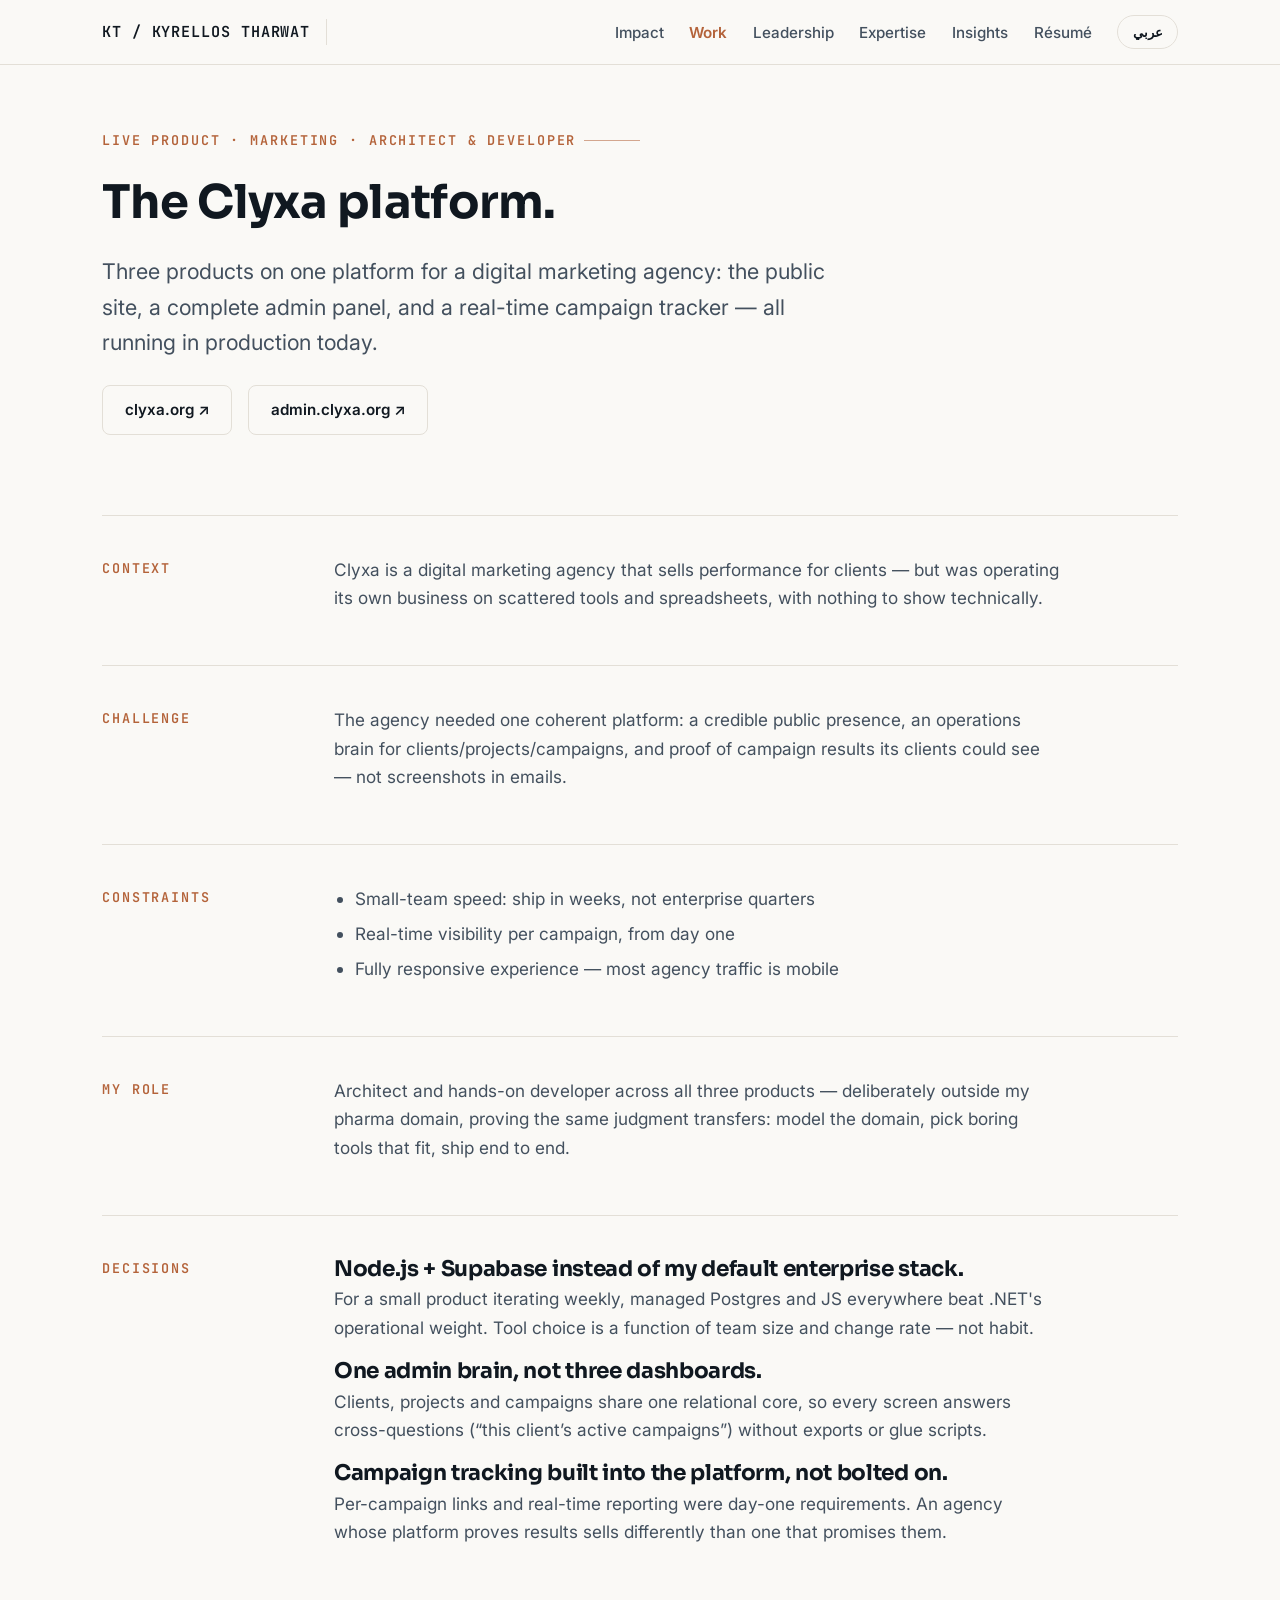
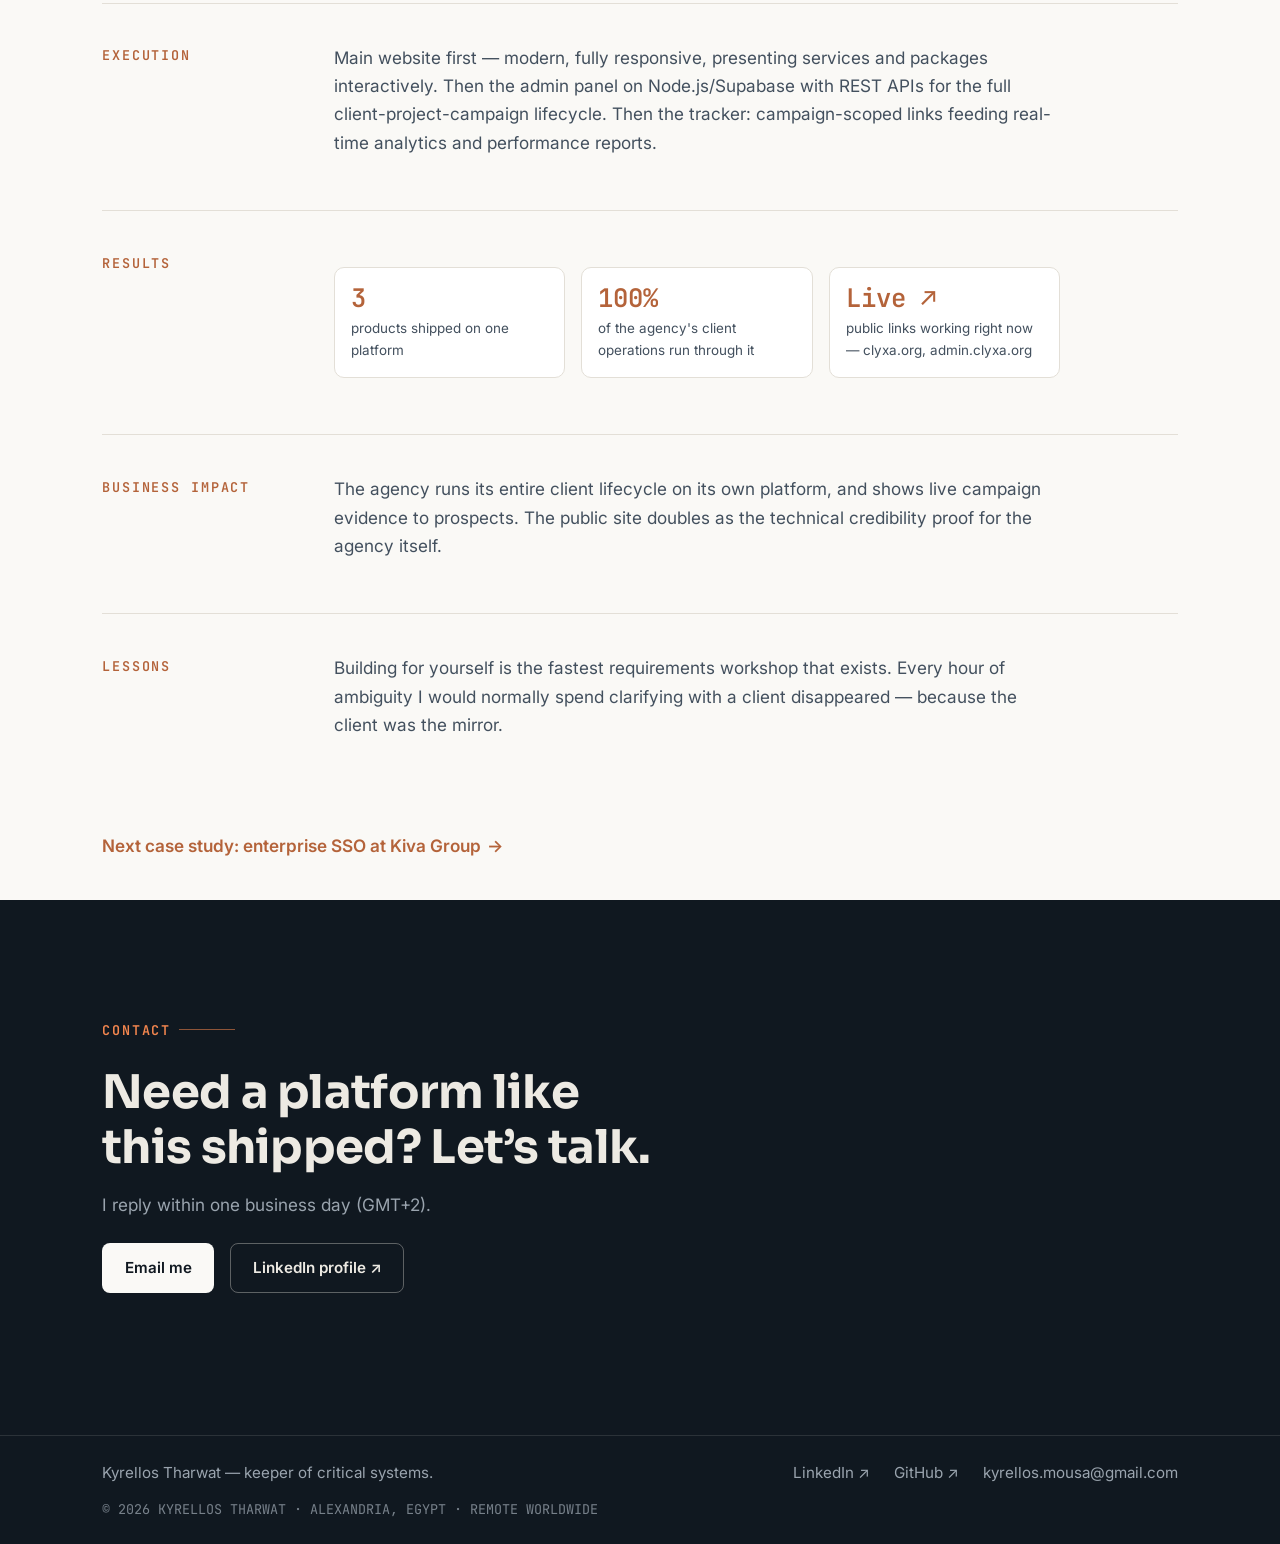
<file: case-studies/clyxa-platform.html>
<!DOCTYPE html>
<html lang="en" dir="ltr">
<head>
    <meta charset="UTF-8">
    <meta name="viewport" content="width=device-width, initial-scale=1.0">
    <title>The Clyxa Platform — Case Study — Kyrellos Tharwat</title>
    <meta name="description" content="Designing and shipping a marketing agency platform: public website, admin panel, and real-time campaign tracker — all live in production.">
    <link rel="icon" href="data:image/svg+xml,%3Csvg xmlns='http://www.w3.org/2000/svg' viewBox='0 0 64 64'%3E%3Crect width='64' height='64' rx='12' fill='%23101820'/%3E%3Ctext x='32' y='42' font-family='monospace' font-size='26' font-weight='700' fill='%23FAF9F6' text-anchor='middle'%3EKT%3C/text%3E%3C/svg%3E">
    <script>(function(){try{var l=localStorage.getItem('kt-lang');if(l!=='en'&&l!=='ar'){l=(navigator.language||'').toLowerCase().indexOf('ar')===0?'ar':'en'}document.documentElement.lang=l;document.documentElement.dir=l==='ar'?'rtl':'ltr'}catch(e){}})();</script>
    <link rel="preconnect" href="https://fonts.googleapis.com">
    <link rel="preconnect" href="https://fonts.gstatic.com" crossorigin>
    <link href="https://fonts.googleapis.com/css2?family=Inter:wght@400;600&family=Sora:wght@600;700&family=IBM+Plex+Sans+Arabic:wght@400;600;700&family=JetBrains+Mono:wght@400;600&display=swap" rel="stylesheet">
    <link rel="stylesheet" href="../assets/css/style.css">
</head>
<body>
    <a href="#main-content" class="skip-link" data-i18n="skip">Skip to main content</a>

    <header class="site-header">
        <nav class="shell nav" aria-label="Primary">
            <a class="brand" href="../index.html">KT&nbsp;/&nbsp;KYRELLOS THARWAT</a>
            <ul class="nav-links">
                <li><a href="../index.html#impact" data-i18n="nav-impact">Impact</a></li>
                <li><a href="../work.html" aria-current="page" data-i18n="nav-work">Work</a></li>
                <li><a href="../leadership.html" data-i18n="nav-leadership">Leadership</a></li>
                <li><a href="../expertise.html" data-i18n="nav-expertise">Expertise</a></li>
                <li><a href="../insights.html" data-i18n="nav-insights">Insights</a></li>
                <li><a href="../resume.html" data-i18n="nav-resume">Résumé</a></li>
                <li><button id="lang-toggle" class="lang-btn" onclick="toggleLang()" aria-label="Toggle language between English and Arabic">عربي</button></li>
            </ul>
        </nav>
    </header>

    <main id="main-content">
        <header class="cs-header shell">
            <p class="kicker"><span data-i18n="cs-meta">Live product · Marketing · Architect &amp; developer</span></p>
            <h1 data-i18n="cs-title">The Clyxa platform.</h1>
            <p class="lede" data-i18n="cs-lede">Three products on one platform for a digital marketing agency: the public site, a complete admin panel, and a real-time campaign tracker — all running in production today.</p>
            <div class="hero-ctas no-print">
                <a class="btn btn--ghost" href="https://www.clyxa.org/" target="_blank" rel="noopener" dir="ltr">clyxa.org ↗</a>
                <a class="btn btn--ghost" href="https://admin.clyxa.org/" target="_blank" rel="noopener" dir="ltr">admin.clyxa.org ↗</a>
            </div>
        </header>

        <section class="shell">
            <div class="cs-section reveal">
                <h2 data-i18n="sec-context">Context</h2>
                <div>
                    <p data-i18n="ctx">Clyxa is a digital marketing agency that sells performance for clients — but was operating its own business on scattered tools and spreadsheets, with nothing to show technically.</p>
                </div>
            </div>

            <div class="cs-section reveal">
                <h2 data-i18n="sec-challenge">Challenge</h2>
                <div>
                    <p data-i18n="chl">The agency needed one coherent platform: a credible public presence, an operations brain for clients/projects/campaigns, and proof of campaign results its clients could see — not screenshots in emails.</p>
                </div>
            </div>

            <div class="cs-section reveal">
                <h2 data-i18n="sec-constraints">Constraints</h2>
                <div>
                    <ul>
                        <li data-i18n="con-1">Small-team speed: ship in weeks, not enterprise quarters</li>
                        <li data-i18n="con-2">Real-time visibility per campaign, from day one</li>
                        <li data-i18n="con-3">Fully responsive experience — most agency traffic is mobile</li>
                    </ul>
                </div>
            </div>

            <div class="cs-section reveal">
                <h2 data-i18n="sec-role">My role</h2>
                <div>
                    <p data-i18n="role">Architect and hands-on developer across all three products — deliberately outside my pharma domain, proving the same judgment transfers: model the domain, pick boring tools that fit, ship end to end.</p>
                </div>
            </div>

            <div class="cs-section reveal">
                <h2 data-i18n="sec-decisions">Decisions</h2>
                <div>
                    <div class="decision">
                        <h3 data-i18n="d1t">Node.js + Supabase instead of my default enterprise stack.</h3>
                        <p data-i18n="d1b">For a small product iterating weekly, managed Postgres and JS everywhere beat .NET's operational weight. Tool choice is a function of team size and change rate — not habit.</p>
                    </div>
                    <div class="decision">
                        <h3 data-i18n="d2t">One admin brain, not three dashboards.</h3>
                        <p data-i18n="d2b">Clients, projects and campaigns share one relational core, so every screen answers cross-questions ("this client's active campaigns") without exports or glue scripts.</p>
                    </div>
                    <div class="decision">
                        <h3 data-i18n="d3t">Campaign tracking built into the platform, not bolted on.</h3>
                        <p data-i18n="d3b">Per-campaign links and real-time reporting were day-one requirements. An agency whose platform proves results sells differently than one that promises them.</p>
                    </div>
                </div>
            </div>

            <div class="cs-section reveal">
                <h2 data-i18n="sec-execution">Execution</h2>
                <div>
                    <p data-i18n="exec">Main website first — modern, fully responsive, presenting services and packages interactively. Then the admin panel on Node.js/Supabase with REST APIs for the full client-project-campaign lifecycle. Then the tracker: campaign-scoped links feeding real-time analytics and performance reports.</p>
                </div>
            </div>

            <div class="cs-section reveal">
                <h2 data-i18n="sec-results">Results</h2>
                <div>
                    <div class="metric-grid">
                        <div class="metric-cell">
                            <div class="stat-number">3</div>
                            <div class="stat-label" data-i18n="r1">products shipped on one platform</div>
                        </div>
                        <div class="metric-cell">
                            <div class="stat-number">100%</div>
                            <div class="stat-label" data-i18n="r2">of the agency's client operations run through it</div>
                        </div>
                        <div class="metric-cell">
                            <div class="stat-number">Live ↗</div>
                            <div class="stat-label" data-i18n="r3">public links working right now — clyxa.org, admin.clyxa.org</div>
                        </div>
                    </div>
                </div>
            </div>

            <div class="cs-section reveal">
                <h2 data-i18n="sec-biz">Business impact</h2>
                <div>
                    <p data-i18n="biz">The agency runs its entire client lifecycle on its own platform, and shows live campaign evidence to prospects. The public site doubles as the technical credibility proof for the agency itself.</p>
                </div>
            </div>

            <div class="cs-section reveal">
                <h2 data-i18n="sec-lessons">Lessons</h2>
                <div>
                    <p data-i18n="les">Building for yourself is the fastest requirements workshop that exists. Every hour of ambiguity I would normally spend clarifying with a client disappeared — because the client was the mirror.</p>
                </div>
            </div>

            <p style="margin-block: var(--s-lg);">
                <a class="text-link" href="sso-kiva.html"><span data-i18n="next">Next case study: enterprise SSO at Kiva Group</span> <span class="arrow-flip">→</span></a>
            </p>
        </section>

        <section class="contact-band" id="contact">
            <div class="shell">
                <p class="kicker" data-i18n="ct-kicker">Contact</p>
                <h2 data-i18n="ct-h2">Need a platform like this shipped? Let's talk.</h2>
                <p data-i18n="ct-p">I reply within one business day (GMT+2).</p>
                <div class="hero-ctas">
                    <a class="btn btn--light" href="mailto:kyrellos.mousa@gmail.com" data-i18n="ct-btn1">Email me</a>
                    <a class="btn btn--outline-light" href="https://www.linkedin.com/in/kyrellos-tharwat/" target="_blank" rel="noopener" data-i18n="ct-btn2">LinkedIn profile ↗</a>
                </div>
            </div>
        </section>
    </main>

    <footer class="site-footer">
        <div class="shell">
            <div class="footer-row">
                <span data-i18n="ft-tag">Kyrellos Tharwat — keeper of critical systems.</span>
                <nav class="footer-links" aria-label="Footer">
                    <a href="https://www.linkedin.com/in/kyrellos-tharwat/" target="_blank" rel="noopener">LinkedIn ↗</a>
                    <a href="https://github.com/ktharwat" target="_blank" rel="noopener">GitHub ↗</a>
                    <a href="mailto:kyrellos.mousa@gmail.com">kyrellos.mousa@gmail.com</a>
                </nav>
            </div>
            <p class="footer-fine">© 2026 KYRELLOS THARWAT · ALEXANDRIA, EGYPT · REMOTE WORLDWIDE</p>
        </div>
    </footer>

    <script>window.I18N = {
        en: {
            __title: 'The Clyxa Platform — Case Study — Kyrellos Tharwat',
            'skip': 'Skip to main content',
            'nav-impact': 'Impact', 'nav-work': 'Work', 'nav-leadership': 'Leadership',
            'nav-expertise': 'Expertise', 'nav-insights': 'Insights', 'nav-resume': 'Résumé',
            'cs-meta': 'LIVE PRODUCT · MARKETING · ARCHITECT &amp; DEVELOPER',
            'cs-title': 'The Clyxa platform.',
            'cs-lede': 'Three products on one platform for a digital marketing agency: the public site, a complete admin panel, and a real-time campaign tracker — all running in production today.',
            'sec-context': 'Context', 'sec-challenge': 'Challenge', 'sec-constraints': 'Constraints',
            'sec-role': 'My role', 'sec-decisions': 'Decisions', 'sec-execution': 'Execution',
            'sec-results': 'Results', 'sec-biz': 'Business impact', 'sec-lessons': 'Lessons',
            'ctx': 'Clyxa is a digital marketing agency that sells performance for clients — but was operating its own business on scattered tools and spreadsheets, with nothing to show technically.',
            'chl': 'The agency needed one coherent platform: a credible public presence, an operations brain for clients/projects/campaigns, and proof of campaign results its clients could see — not screenshots in emails.',
            'con-1': 'Small-team speed: ship in weeks, not enterprise quarters',
            'con-2': 'Real-time visibility per campaign, from day one',
            'con-3': 'Fully responsive experience — most agency traffic is mobile',
            'role': 'Architect and hands-on developer across all three products — deliberately outside my pharma domain, proving the same judgment transfers: model the domain, pick boring tools that fit, ship end to end.',
            'd1t': 'Node.js + Supabase instead of my default enterprise stack.',
            'd1b': "For a small product iterating weekly, managed Postgres and JS everywhere beat .NET's operational weight. Tool choice is a function of team size and change rate — not habit.",
            'd2t': 'One admin brain, not three dashboards.',
            'd2b': 'Clients, projects and campaigns share one relational core, so every screen answers cross-questions (\u201cthis client\u2019s active campaigns\u201d) without exports or glue scripts.',
            'd3t': 'Campaign tracking built into the platform, not bolted on.',
            'd3b': 'Per-campaign links and real-time reporting were day-one requirements. An agency whose platform proves results sells differently than one that promises them.',
            'exec': 'Main website first — modern, fully responsive, presenting services and packages interactively. Then the admin panel on Node.js/Supabase with REST APIs for the full client-project-campaign lifecycle. Then the tracker: campaign-scoped links feeding real-time analytics and performance reports.',
            'r1': 'products shipped on one platform',
            'r2': "of the agency's client operations run through it",
            'r3': 'public links working right now — clyxa.org, admin.clyxa.org',
            'biz': 'The agency runs its entire client lifecycle on its own platform, and shows live campaign evidence to prospects. The public site doubles as the technical credibility proof for the agency itself.',
            'les': 'Building for yourself is the fastest requirements workshop that exists. Every hour of ambiguity I would normally spend clarifying with a client disappeared — because the client was the mirror.',
            'next': 'Next case study: enterprise SSO at Kiva Group',
            'ct-kicker': 'Contact',
            'ct-h2': 'Need a platform like this shipped? Let\u2019s talk.',
            'ct-p': 'I reply within one business day (GMT+2).',
            'ct-btn1': 'Email me', 'ct-btn2': 'LinkedIn profile ↗',
            'ft-tag': 'Kyrellos Tharwat — keeper of critical systems.'
        },
        ar: {
            __title: 'منصة كليكسا — دراسة حالة — كيرلس ثروت',
            'skip': 'الانتقال إلى المحتوى الرئيسي',
            'nav-impact': 'الأثر', 'nav-work': 'الأعمال', 'nav-leadership': 'القيادة',
            'nav-expertise': 'الخبرة', 'nav-insights': 'مقالات', 'nav-resume': 'السيرة الذاتية',
            'cs-meta': 'منتج حيّ · تسويق · معماري ومطوّر',
            'cs-title': 'منصة كليكسا.',
            'cs-lede': 'ثلاثة منتجات على منصة واحدة لوكالة تسويق رقمي: الموقع العام، ولوحة إدارة متكاملة، ومتتبع حملات آنيّ — كلها تعمل في الإنتاج اليوم.',
            'sec-context': 'السياق', 'sec-challenge': 'التحدّي', 'sec-constraints': 'المحددات',
            'sec-role': 'دوري', 'sec-decisions': 'القرارات', 'sec-execution': 'التنفيذ',
            'sec-results': 'النتائج', 'sec-biz': 'الأثر على الأعمال', 'sec-lessons': 'الدروس',
            'ctx': 'كليكسا وكالة تسويق رقمي تبيع أداءً لعملائها، لكنها كانت تدير أعمالها الخاصة بأدوات متفرقة وجداول بيانات، ودون أي حضور تقني يُعرض.',
            'chl': 'احتاجت الوكالة منصة متماسكة واحدة: حضور عام يوحي بالمصداقية، ودماغ تشغيلي للعملاء والمشاريع والحملات، ودليل على نتائج الحملات يراه عملاؤها — لا لقطات شاشة في رسائل.',
            'con-1': 'سرعة فريق صغير: تسليم بأسابيع لا بأرباع سنوات المؤسسات',
            'con-2': 'رؤية آنية لكل حملة، من اليوم الأول',
            'con-3': 'تجربة متجاوبة بالكامل — معظم زوار الوكالة من الهواتف',
            'role': 'معماري ومطوّر عامل بيديه عبر المنتجات الثلاثة — خارج قطاعي الدوائي عن قصد، لإثبات أن الحكم نفسه ينتقل: نمذجة المجال، واختيار أدوات مملة تناسب الحجم، والتسليم من طرف للطرف.',
            'd1t': 'Node.js + Supabase بدل حزمتي المؤسسية المعتادة.',
            'd1b': 'لمنتج صغير يتكرر أسبوعيًا، كان Postgres المُدار وجافاسكربت في كل مكان أخف من العبء التشغيلي لـ‎.NET‎. اختيار الأداة دالة في حجم الفريق ومعدل التغيير — لا في العادة.',
            'd2t': 'دماغ إداري واحد، لا ثلاث لوحات.',
            'd2b': 'يتشارك العملاء والمشاريع والحملات نواة علائقية واحدة، فكل شاشة تجيب الأسئلة المتقاطعة («الحملات النشطة لهذا العميل») دون تصدير أو سكربتات لاصقة.',
            'd3t': 'تتبع الحملات داخل المنصة لا ملحقًا بها.',
            'd3b': 'روابط لكل حملة وتقارير آنية كانت شرطًا من اليوم الأول؛ فالوكالة التي تُظهر نتائج موثقة تبيع بطريقة مختلفة عمّن يكتفي بالوعود.',
            'exec': 'الموقع الرئيسي أولًا — عصري ومتجاوب بالكامل، يعرض الخدمات والباقات تفاعليًا. ثم لوحة الإدارة على Node.js/Supabase بواجهات REST لدورة العملاء-المشاريع-الحملات كاملة. ثم المتتبع: روابط بنطاق الحملة تغذي تحليلات آنية وتقارير أداء.',
            'r1': 'منتجات سُلِّمت على منصة واحدة',
            'r2': 'من عمليات الوكالة مع عملائها تمر عبرها',
            'r3': 'روابط عامة تعمل الآن — clyxa.org وadmin.clyxa.org',
            'biz': 'تدير الوكالة دورة حياة عملائها كاملة عبر منصتها الخاصة، وتعرض أدلة حملات حية للمحتملين. والموقع العام يتضاعف برهانًا تقنيًا على مصداقية الوكالة ذاتها.',
            'les': 'أن تبني لنفسك هو أسرع ورشة متطلبات موجودة. اختفت كل ساعة غموض كنت سأقضيها في التوضيح مع عميل — لأن العميل كان المرآة.',
            'next': 'دراسة الحالة التالية: تسجيل دخول موحّد مؤسسي في Kiva Group',
            'ct-kicker': 'تواصل',
            'ct-h2': 'تحتاج منصة كهذه تُسلَّم؟ لنتحدث.',
            'ct-p': 'أرد خلال يوم عمل واحد (بتوقيت القاهرة GMT+2).',
            'ct-btn1': 'راسلني بالبريد', 'ct-btn2': 'ملفي على LinkedIn ↗',
            'ft-tag': 'كيرلس ثروت — أمين الأنظمة التي لا تحتمل التوقف.'
        }
    };</script>
    <script src="../assets/js/i18n.js"></script>
</body>
</html>
</file>
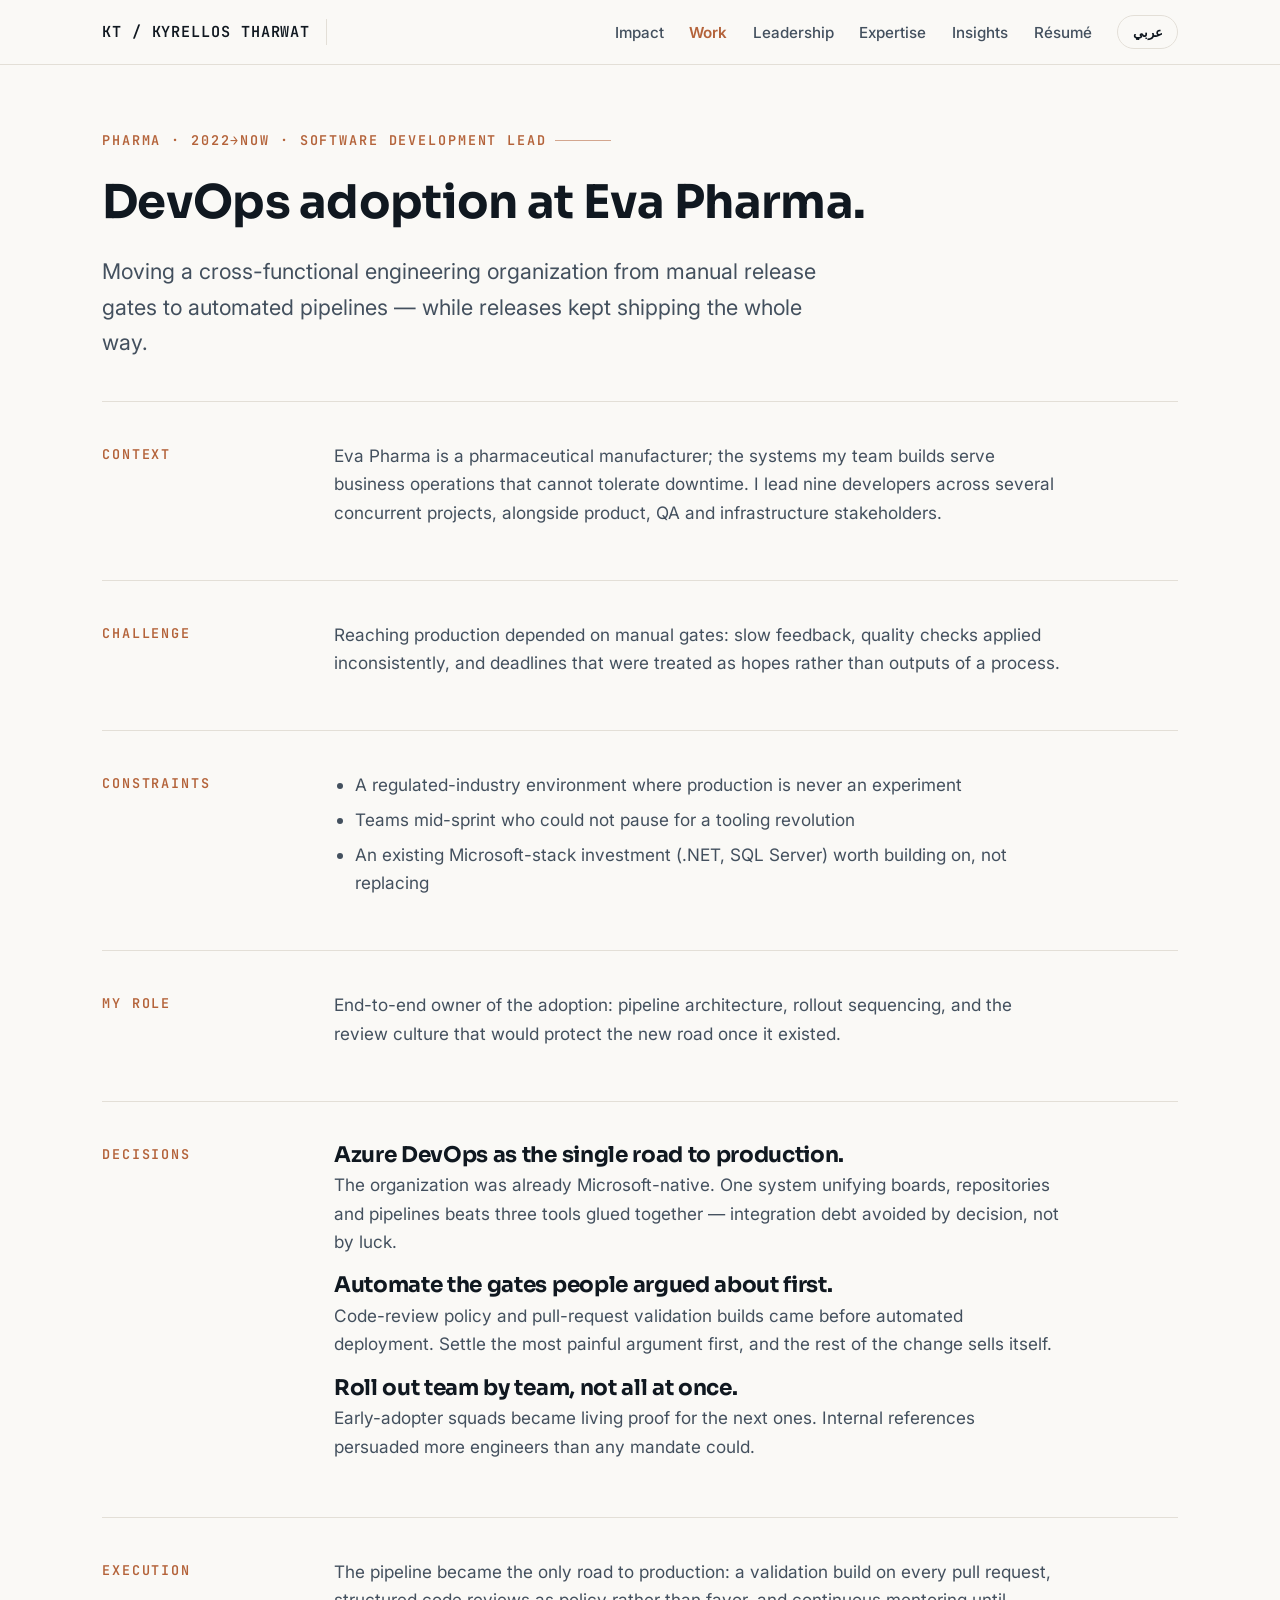
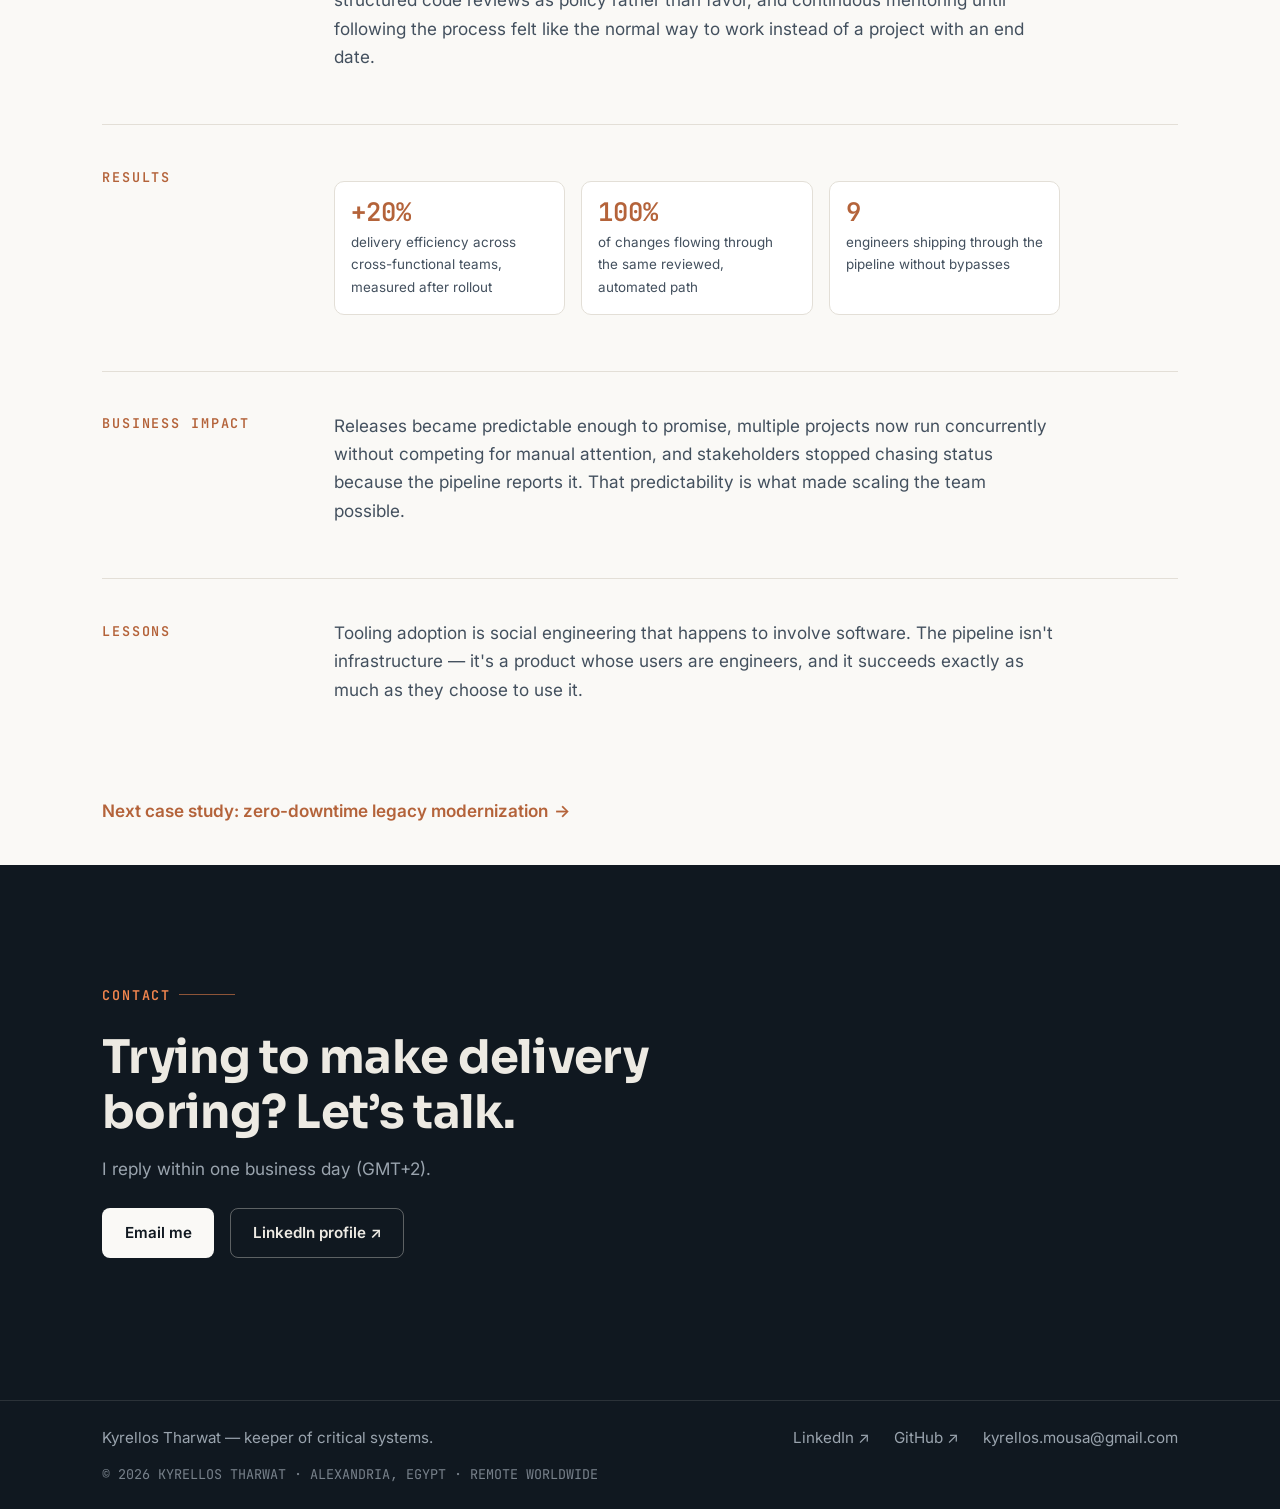
<file: case-studies/eva-pharma-devops.html>
<!DOCTYPE html>
<html lang="en" dir="ltr">
<head>
    <meta charset="UTF-8">
    <meta name="viewport" content="width=device-width, initial-scale=1.0">
    <title>DevOps Adoption at Eva Pharma — Case Study — Kyrellos Tharwat</title>
    <meta name="description" content="How a pharma engineering organization moved from manual release gates to automated Azure DevOps pipelines while releases kept shipping. +20% delivery efficiency.">
    <link rel="icon" href="data:image/svg+xml,%3Csvg xmlns='http://www.w3.org/2000/svg' viewBox='0 0 64 64'%3E%3Crect width='64' height='64' rx='12' fill='%23101820'/%3E%3Ctext x='32' y='42' font-family='monospace' font-size='26' font-weight='700' fill='%23FAF9F6' text-anchor='middle'%3EKT%3C/text%3E%3C/svg%3E">
    <script>(function(){try{var l=localStorage.getItem('kt-lang');if(l!=='en'&&l!=='ar'){l=(navigator.language||'').toLowerCase().indexOf('ar')===0?'ar':'en'}document.documentElement.lang=l;document.documentElement.dir=l==='ar'?'rtl':'ltr'}catch(e){}})();</script>
    <link rel="preconnect" href="https://fonts.googleapis.com">
    <link rel="preconnect" href="https://fonts.gstatic.com" crossorigin>
    <link href="https://fonts.googleapis.com/css2?family=Inter:wght@400;600&family=Sora:wght@600;700&family=IBM+Plex+Sans+Arabic:wght@400;600;700&family=JetBrains+Mono:wght@400;600&display=swap" rel="stylesheet">
    <link rel="stylesheet" href="../assets/css/style.css">
</head>
<body>
    <a href="#main-content" class="skip-link" data-i18n="skip">Skip to main content</a>

    <header class="site-header">
        <nav class="shell nav" aria-label="Primary">
            <a class="brand" href="../index.html">KT&nbsp;/&nbsp;KYRELLOS THARWAT</a>
            <ul class="nav-links">
                <li><a href="../index.html#impact" data-i18n="nav-impact">Impact</a></li>
                <li><a href="../work.html" aria-current="page" data-i18n="nav-work">Work</a></li>
                <li><a href="../leadership.html" data-i18n="nav-leadership">Leadership</a></li>
                <li><a href="../expertise.html" data-i18n="nav-expertise">Expertise</a></li>
                <li><a href="../insights.html" data-i18n="nav-insights">Insights</a></li>
                <li><a href="../resume.html" data-i18n="nav-resume">Résumé</a></li>
                <li><button id="lang-toggle" class="lang-btn" onclick="toggleLang()" aria-label="Toggle language between English and Arabic">عربي</button></li>
            </ul>
        </nav>
    </header>

    <main id="main-content">
        <header class="cs-header shell">
            <p class="kicker"><span data-i18n="cs-meta">Pharma · 2022→now · Software Development Lead</span></p>
            <h1 data-i18n="cs-title">DevOps adoption at Eva Pharma.</h1>
            <p class="lede" data-i18n="cs-lede">Moving a cross-functional engineering organization from manual release gates to automated pipelines — while releases kept shipping the whole way.</p>
        </header>

        <section class="shell">
            <div class="cs-section reveal">
                <h2 data-i18n="sec-context">Context</h2>
                <div>
                    <p data-i18n="ctx">Eva Pharma is a pharmaceutical manufacturer; the systems my team builds serve business operations that cannot tolerate downtime. I lead nine developers across several concurrent projects, alongside product, QA and infrastructure stakeholders.</p>
                </div>
            </div>

            <div class="cs-section reveal">
                <h2 data-i18n="sec-challenge">Challenge</h2>
                <div>
                    <p data-i18n="chl">Reaching production depended on manual gates: slow feedback, quality checks applied inconsistently, and deadlines that were treated as hopes rather than outputs of a process.</p>
                </div>
            </div>

            <div class="cs-section reveal">
                <h2 data-i18n="sec-constraints">Constraints</h2>
                <div>
                    <ul>
                        <li data-i18n="con-1">A regulated-industry environment where production is never an experiment</li>
                        <li data-i18n="con-2">Teams mid-sprint who could not pause for a tooling revolution</li>
                        <li data-i18n="con-3">An existing Microsoft-stack investment (.NET, SQL Server) worth building on, not replacing</li>
                    </ul>
                </div>
            </div>

            <div class="cs-section reveal">
                <h2 data-i18n="sec-role">My role</h2>
                <div>
                    <p data-i18n="role">End-to-end owner of the adoption: pipeline architecture, rollout sequencing, and the review culture that would protect the new road once it existed.</p>
                </div>
            </div>

            <div class="cs-section reveal">
                <h2 data-i18n="sec-decisions">Decisions</h2>
                <div>
                    <div class="decision">
                        <h3 data-i18n="d1t">Azure DevOps as the single road to production.</h3>
                        <p data-i18n="d1b">The organization was already Microsoft-native. One system unifying boards, repositories and pipelines beats three tools glued together — integration debt avoided by decision, not by luck.</p>
                    </div>
                    <div class="decision">
                        <h3 data-i18n="d2t">Automate the gates people argued about first.</h3>
                        <p data-i18n="d2b">Code-review policy and pull-request validation builds came before automated deployment. Settle the most painful argument first, and the rest of the change sells itself.</p>
                    </div>
                    <div class="decision">
                        <h3 data-i18n="d3t">Roll out team by team, not all at once.</h3>
                        <p data-i18n="d3b">Early-adopter squads became living proof for the next ones. Internal references persuaded more engineers than any mandate could.</p>
                    </div>
                </div>
            </div>

            <div class="cs-section reveal">
                <h2 data-i18n="sec-execution">Execution</h2>
                <div>
                    <p data-i18n="exec">The pipeline became the only road to production: a validation build on every pull request, structured code reviews as policy rather than favor, and continuous mentoring until following the process felt like the normal way to work instead of a project with an end date.</p>
                </div>
            </div>

            <div class="cs-section reveal">
                <h2 data-i18n="sec-results">Results</h2>
                <div>
                    <div class="metric-grid">
                        <div class="metric-cell">
                            <div class="stat-number">+20%</div>
                            <div class="stat-label" data-i18n="r1">delivery efficiency across cross-functional teams, measured after rollout</div>
                        </div>
                        <div class="metric-cell">
                            <div class="stat-number">100%</div>
                            <div class="stat-label" data-i18n="r2">of changes flowing through the same reviewed, automated path</div>
                        </div>
                        <div class="metric-cell">
                            <div class="stat-number">9</div>
                            <div class="stat-label" data-i18n="r3">engineers shipping through the pipeline without bypasses</div>
                        </div>
                    </div>
                </div>
            </div>

            <div class="cs-section reveal">
                <h2 data-i18n="sec-biz">Business impact</h2>
                <div>
                    <p data-i18n="biz">Releases became predictable enough to promise, multiple projects now run concurrently without competing for manual attention, and stakeholders stopped chasing status because the pipeline reports it. That predictability is what made scaling the team possible.</p>
                </div>
            </div>

            <div class="cs-section reveal">
                <h2 data-i18n="sec-lessons">Lessons</h2>
                <div>
                    <p data-i18n="les">Tooling adoption is social engineering that happens to involve software. The pipeline isn't infrastructure — it's a product whose users are engineers, and it succeeds exactly as much as they choose to use it.</p>
                </div>
            </div>

            <p style="margin-block: var(--s-lg);">
                <a class="text-link" href="legacy-modernization.html"><span data-i18n="next">Next case study: zero-downtime legacy modernization</span> <span class="arrow-flip">→</span></a>
            </p>
        </section>

        <section class="contact-band" id="contact">
            <div class="shell">
                <p class="kicker" data-i18n="ct-kicker">Contact</p>
                <h2 data-i18n="ct-h2">Trying to make delivery boring? Let's talk.</h2>
                <p data-i18n="ct-p">I reply within one business day (GMT+2).</p>
                <div class="hero-ctas">
                    <a class="btn btn--light" href="mailto:kyrellos.mousa@gmail.com" data-i18n="ct-btn1">Email me</a>
                    <a class="btn btn--outline-light" href="https://www.linkedin.com/in/kyrellos-tharwat/" target="_blank" rel="noopener" data-i18n="ct-btn2">LinkedIn profile ↗</a>
                </div>
            </div>
        </section>
    </main>

    <footer class="site-footer">
        <div class="shell">
            <div class="footer-row">
                <span data-i18n="ft-tag">Kyrellos Tharwat — keeper of critical systems.</span>
                <nav class="footer-links" aria-label="Footer">
                    <a href="https://www.linkedin.com/in/kyrellos-tharwat/" target="_blank" rel="noopener">LinkedIn ↗</a>
                    <a href="https://github.com/ktharwat" target="_blank" rel="noopener">GitHub ↗</a>
                    <a href="mailto:kyrellos.mousa@gmail.com">kyrellos.mousa@gmail.com</a>
                </nav>
            </div>
            <p class="footer-fine">© 2026 KYRELLOS THARWAT · ALEXANDRIA, EGYPT · REMOTE WORLDWIDE</p>
        </div>
    </footer>

    <script>window.I18N = {
        en: {
            __title: 'DevOps Adoption at Eva Pharma — Case Study — Kyrellos Tharwat',
            'skip': 'Skip to main content',
            'nav-impact': 'Impact', 'nav-work': 'Work', 'nav-leadership': 'Leadership',
            'nav-expertise': 'Expertise', 'nav-insights': 'Insights', 'nav-resume': 'Résumé',
            'cs-meta': 'PHARMA · 2022→NOW · SOFTWARE DEVELOPMENT LEAD',
            'cs-title': 'DevOps adoption at Eva Pharma.',
            'cs-lede': 'Moving a cross-functional engineering organization from manual release gates to automated pipelines — while releases kept shipping the whole way.',
            'sec-context': 'Context', 'sec-challenge': 'Challenge', 'sec-constraints': 'Constraints',
            'sec-role': 'My role', 'sec-decisions': 'Decisions', 'sec-execution': 'Execution',
            'sec-results': 'Results', 'sec-biz': 'Business impact', 'sec-lessons': 'Lessons',
            'ctx': 'Eva Pharma is a pharmaceutical manufacturer; the systems my team builds serve business operations that cannot tolerate downtime. I lead nine developers across several concurrent projects, alongside product, QA and infrastructure stakeholders.',
            'chl': 'Reaching production depended on manual gates: slow feedback, quality checks applied inconsistently, and deadlines that were treated as hopes rather than outputs of a process.',
            'con-1': 'A regulated-industry environment where production is never an experiment',
            'con-2': 'Teams mid-sprint who could not pause for a tooling revolution',
            'con-3': 'An existing Microsoft-stack investment (.NET, SQL Server) worth building on, not replacing',
            'role': 'End-to-end owner of the adoption: pipeline architecture, rollout sequencing, and the review culture that would protect the new road once it existed.',
            'd1t': 'Azure DevOps as the single road to production.',
            'd1b': 'The organization was already Microsoft-native. One system unifying boards, repositories and pipelines beats three tools glued together — integration debt avoided by decision, not by luck.',
            'd2t': 'Automate the gates people argued about first.',
            'd2b': 'Code-review policy and pull-request validation builds came before automated deployment. Settle the most painful argument first, and the rest of the change sells itself.',
            'd3t': 'Roll out team by team, not all at once.',
            'd3b': 'Early-adopter squads became living proof for the next ones. Internal references persuaded more engineers than any mandate could.',
            'exec': 'The pipeline became the only road to production: a validation build on every pull request, structured code reviews as policy rather than favor, and continuous mentoring until following the process felt like the normal way to work instead of a project with an end date.',
            'r1': 'delivery efficiency across cross-functional teams, measured after rollout',
            'r2': 'of changes flowing through the same reviewed, automated path',
            'r3': 'engineers shipping through the pipeline without bypasses',
            'biz': 'Releases became predictable enough to promise, multiple projects now run concurrently without competing for manual attention, and stakeholders stopped chasing status because the pipeline reports it. That predictability is what made scaling the team possible.',
            'les': "Tooling adoption is social engineering that happens to involve software. The pipeline isn't infrastructure — it's a product whose users are engineers, and it succeeds exactly as much as they choose to use it.",
            'next': 'Next case study: zero-downtime legacy modernization',
            'ct-kicker': 'Contact',
            'ct-h2': 'Trying to make delivery boring? Let\u2019s talk.',
            'ct-p': 'I reply within one business day (GMT+2).',
            'ct-btn1': 'Email me', 'ct-btn2': 'LinkedIn profile ↗',
            'ft-tag': 'Kyrellos Tharwat — keeper of critical systems.'
        },
        ar: {
            __title: 'تبنّي DevOps في إيفا فارما — دراسة حالة — كيرلس ثروت',
            'skip': 'الانتقال إلى المحتوى الرئيسي',
            'nav-impact': 'الأثر', 'nav-work': 'الأعمال', 'nav-leadership': 'القيادة',
            'nav-expertise': 'الخبرة', 'nav-insights': 'مقالات', 'nav-resume': 'السيرة الذاتية',
            'cs-meta': 'قطاع دوائي · ٢٠٢٢←الآن · قائد تطوير برمجيات',
            'cs-title': 'تبنّي DevOps في إيفا فارما.',
            'cs-lede': 'نقل منظومة هندسية متعددة الوظائف من بوابات إصدار يدوية إلى خطوط آلية، مع استمرار تسليم الإصدارات في كل خطوة.',
            'sec-context': 'السياق', 'sec-challenge': 'التحدّي', 'sec-constraints': 'المحددات',
            'sec-role': 'دوري', 'sec-decisions': 'القرارات', 'sec-execution': 'التنفيذ',
            'sec-results': 'النتائج', 'sec-biz': 'الأثر على الأعمال', 'sec-lessons': 'الدروس',
            'ctx': 'إيفا فارما شركة أدوية، وأنظمة الفريق الذي أقوده تخدم عمليات أعمال لا تحتمل التوقف. أقود تسعة مطورين في مشاريع متوازية، وبجانب أصحاب مصلحة من المنتج والاختبار والبنية التحتية.',
            'chl': 'كان الوصول إلى الإنتاج مرورًا ببوابات يدوية: تغذية راجعة بطيئة، وفحوص جودة متفاوتة الاتساق، ومواعيد تُعامَل معاملة الأمنيات لا المخرجات.',
            'con-1': 'بيئة قطاع منظَّم لا تكون فيها بيئة الإنتاج تجربةً أبدًا',
            'con-2': 'فرق في منتصف سباقاتها لا يمكن أن تتوقف انتظارًا لثورة أدوات',
            'con-3': 'استثمار قائم في حزمة مايكروسوفت (‎.NET‎ وSQL Server) يستحق البناء عليه لا استبداله',
            'role': 'مالك التبنّي من طرفه للطرف: معمارية الخطوط، وترتيب التعاقب، وثقافة المراجعة التي ستحمي الطريق الجديد بعد ولادته.',
            'd1t': 'Azure DevOps الطريقَ الوحيد إلى الإنتاج.',
            'd1b': 'المنظومة أصلاً مايكروسوفتية. نظامٌ واحد يجمع اللوحات والمستودعات والخطوط أفضل من ثلاث أدوات مترابطة بالغراء — دين تكامل تجنّبته بقرار، لا بحظ.',
            'd2t': 'أتمتة البوابات التي كان الناس يتشاجرون حولها أولًا.',
            'd2b': 'سياسة مراجعة الكود وبناء التحقق لطلبات الدمج سبقا النشر الآلي؛ ابدأ بأكثر نقاش يؤلم الفريق، فالباقي يبيع نفسه بنفسه.',
            'd3t': 'تعاقبٌ فريقًا فريقًا، لا دفعة واحدة.',
            'd3b': 'صارت الفرق المبكرة في التبنّي دليلًا حيًا لمن بعدها. المرجع الداخلي أقنع مهندسين أكثر مما قد يفعله أي أمر إداري.',
            'exec': 'صار خط البناء هو الطريق الوحيد إلى الإنتاج: بنية تحقق على كل طلب دمج، ومراجعات كود منظمة سياسةً لا معروفًا، وتوجيه مستمر حتى صارت العملية طبيعة عملٍ اعتيادية لا مشروعًا ذا تاريخ انتهاء.',
            'r1': 'كفاءة تسليم عبر فرق متعددة الوظائف، مقاسة بعد اكتمال التبنّي',
            'r2': 'من التغييرات تمر عبر المسار ذاته: مُراجع وآلي',
            'r3': 'مهندسين يسلّمون عبر الخط دون طرق جانبية',
            'biz': 'صارت الإصدارات متوقعة بما يكفي ليُوعَد بها، وصار تنفيذ عدة مشاريع بالتوازي ممكنًا دون تزاحمها على جهد يدوي واحد، وتوقف أصحاب المصلحة عن ملاحقة الأخبار لأن الخط يبلّغ عنها. ومن هذه القدرة على الوفاء بالوعود صار توسيع الفريق ممكنًا.',
            'les': 'تبنّي الأدوات هندسة اجتماعية تصادف أنها تتعلق بالبرمجيات. الخط ليس بنية تحتية؛ إنه منتج مستخدموه مهندسون، وما ينجح منه إلا بمقدار إقبالهم عليه.',
            'next': 'دراسة الحالة التالية: تحديث أنظمة قديمة دون توقف',
            'ct-kicker': 'تواصل',
            'ct-h2': 'تحاول جعل التسليم مملًا؟ لنتحدث.',
            'ct-p': 'أرد خلال يوم عمل واحد (بتوقيت القاهرة GMT+2).',
            'ct-btn1': 'راسلني بالبريد', 'ct-btn2': 'ملفي على LinkedIn ↗',
            'ft-tag': 'كيرلس ثروت — أمين الأنظمة التي لا تحتمل التوقف.'
        }
    };</script>
    <script src="../assets/js/i18n.js"></script>
</body>
</html>
</file>
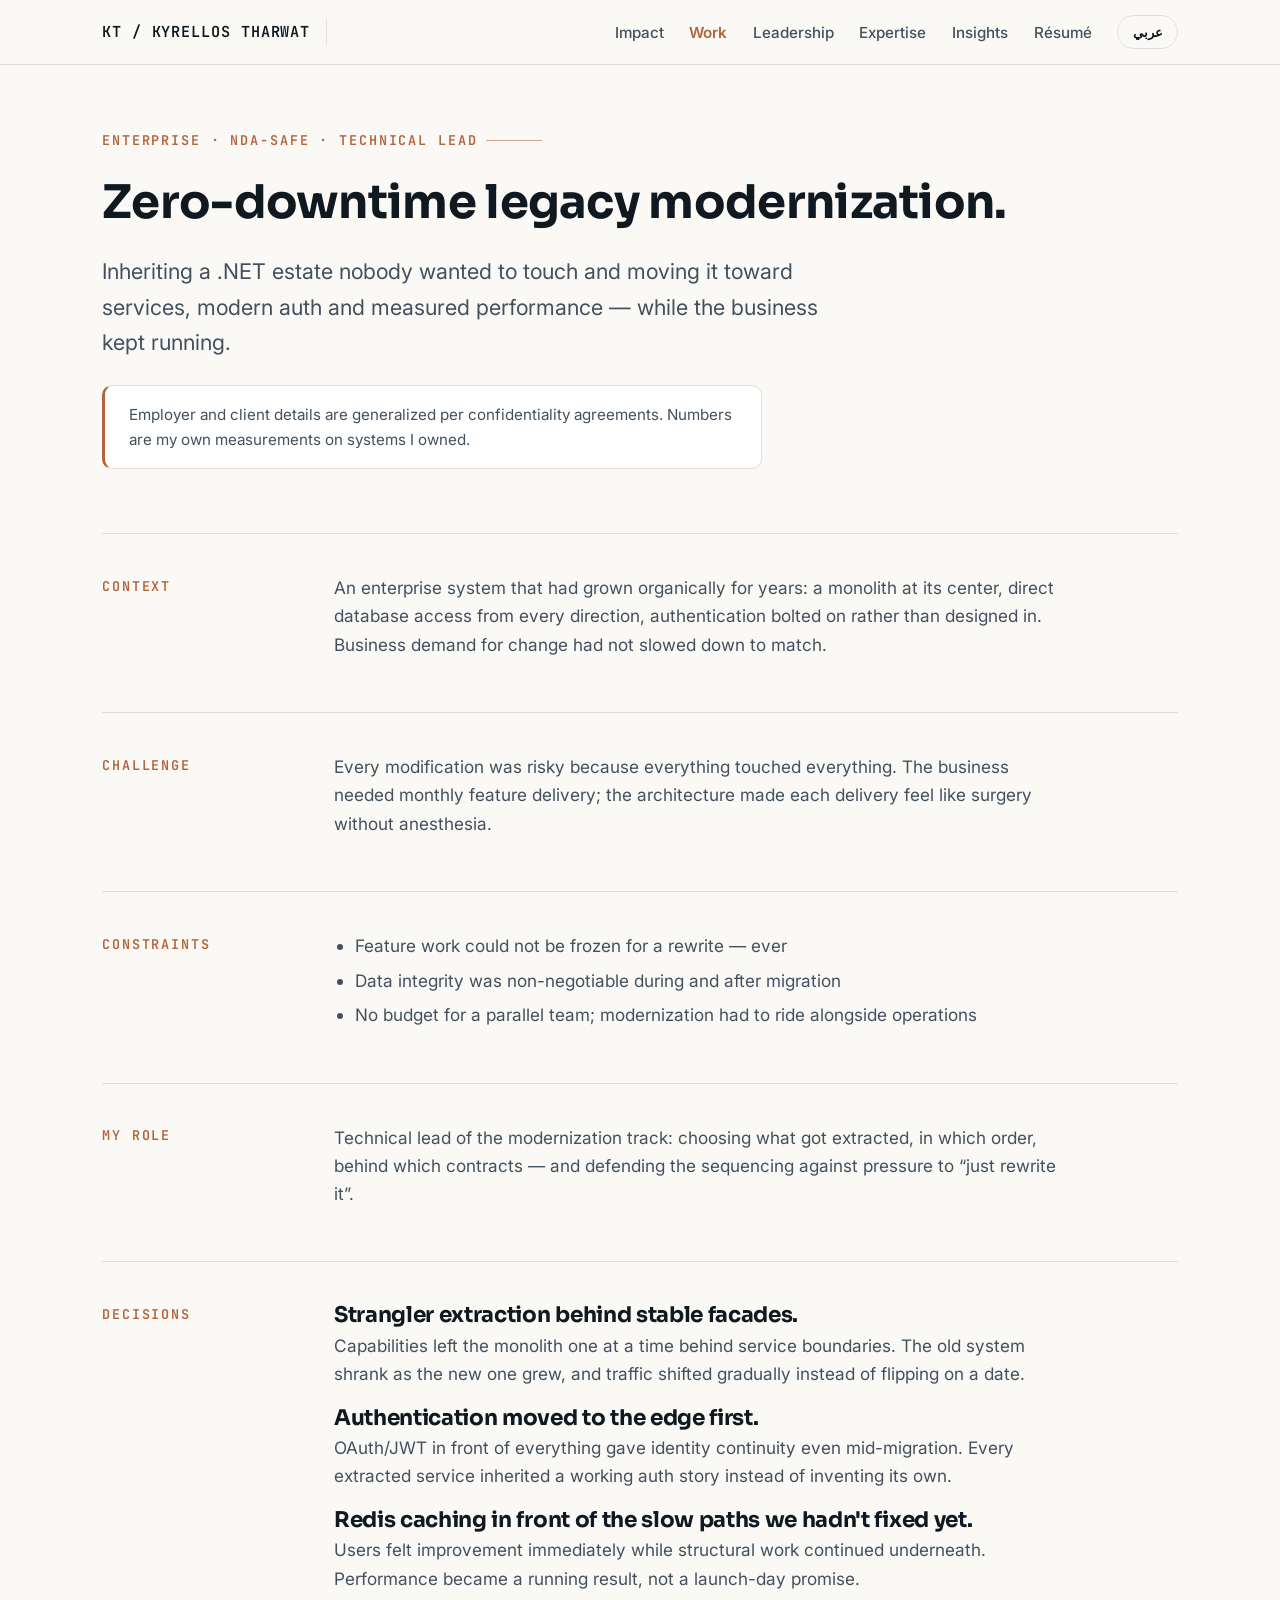
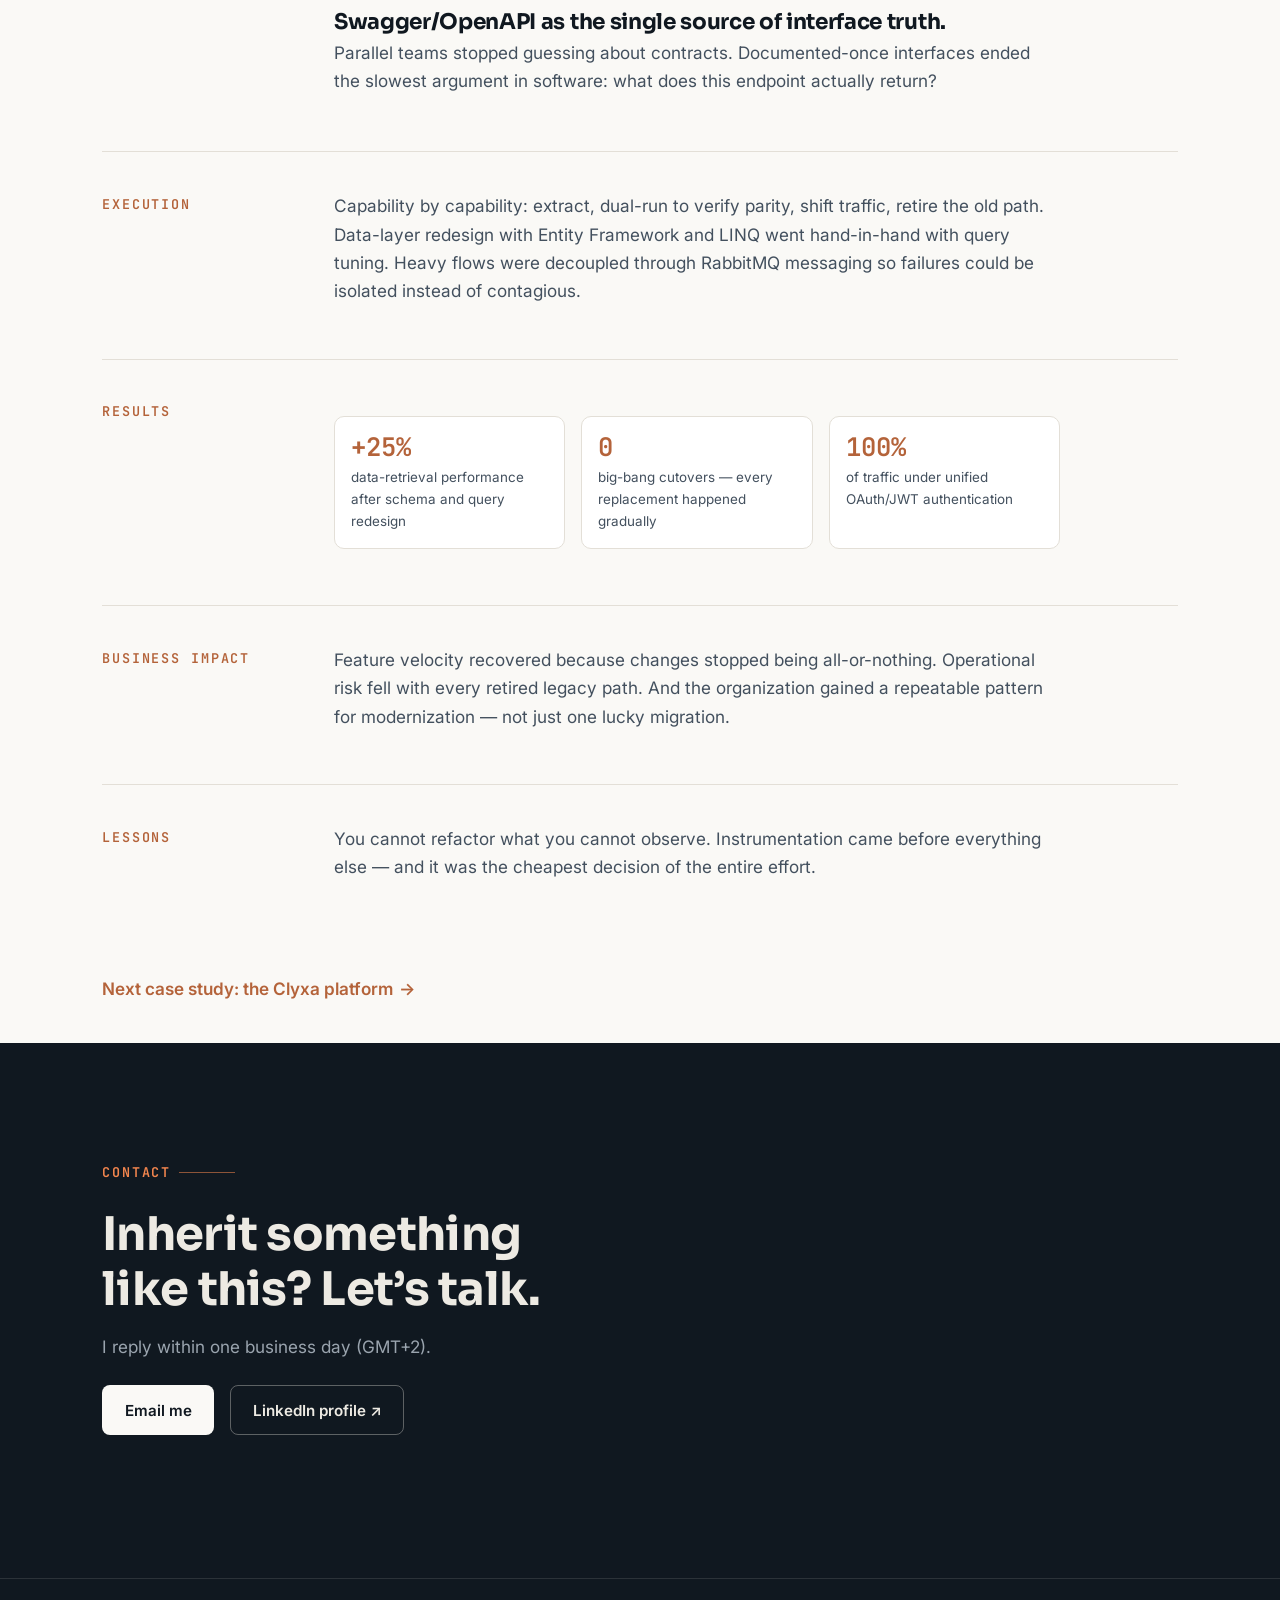
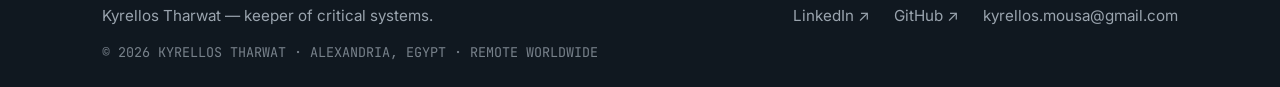
<file: case-studies/legacy-modernization.html>
<!DOCTYPE html>
<html lang="en" dir="ltr">
<head>
    <meta charset="UTF-8">
    <meta name="viewport" content="width=device-width, initial-scale=1.0">
    <title>Zero-Downtime Legacy Modernization — Case Study — Kyrellos Tharwat</title>
    <meta name="description" content="Modernizing an enterprise .NET estate toward services, OAuth/JWT and Redis caching without pausing the business. +25% data-retrieval performance, zero big-bang cutover.">
    <link rel="icon" href="data:image/svg+xml,%3Csvg xmlns='http://www.w3.org/2000/svg' viewBox='0 0 64 64'%3E%3Crect width='64' height='64' rx='12' fill='%23101820'/%3E%3Ctext x='32' y='42' font-family='monospace' font-size='26' font-weight='700' fill='%23FAF9F6' text-anchor='middle'%3EKT%3C/text%3E%3C/svg%3E">
    <script>(function(){try{var l=localStorage.getItem('kt-lang');if(l!=='en'&&l!=='ar'){l=(navigator.language||'').toLowerCase().indexOf('ar')===0?'ar':'en'}document.documentElement.lang=l;document.documentElement.dir=l==='ar'?'rtl':'ltr'}catch(e){}})();</script>
    <link rel="preconnect" href="https://fonts.googleapis.com">
    <link rel="preconnect" href="https://fonts.gstatic.com" crossorigin>
    <link href="https://fonts.googleapis.com/css2?family=Inter:wght@400;600&family=Sora:wght@600;700&family=IBM+Plex+Sans+Arabic:wght@400;600;700&family=JetBrains+Mono:wght@400;600&display=swap" rel="stylesheet">
    <link rel="stylesheet" href="../assets/css/style.css">
</head>
<body>
    <a href="#main-content" class="skip-link" data-i18n="skip">Skip to main content</a>

    <header class="site-header">
        <nav class="shell nav" aria-label="Primary">
            <a class="brand" href="../index.html">KT&nbsp;/&nbsp;KYRELLOS THARWAT</a>
            <ul class="nav-links">
                <li><a href="../index.html#impact" data-i18n="nav-impact">Impact</a></li>
                <li><a href="../work.html" aria-current="page" data-i18n="nav-work">Work</a></li>
                <li><a href="../leadership.html" data-i18n="nav-leadership">Leadership</a></li>
                <li><a href="../expertise.html" data-i18n="nav-expertise">Expertise</a></li>
                <li><a href="../insights.html" data-i18n="nav-insights">Insights</a></li>
                <li><a href="../resume.html" data-i18n="nav-resume">Résumé</a></li>
                <li><button id="lang-toggle" class="lang-btn" onclick="toggleLang()" aria-label="Toggle language between English and Arabic">عربي</button></li>
            </ul>
        </nav>
    </header>

    <main id="main-content">
        <header class="cs-header shell">
            <p class="kicker"><span data-i18n="cs-meta">Enterprise · NDA-safe · Technical Lead</span></p>
            <h1 data-i18n="cs-title">Zero-downtime legacy modernization.</h1>
            <p class="lede" data-i18n="cs-lede">Inheriting a .NET estate nobody wanted to touch and moving it toward services, modern auth and measured performance — while the business kept running.</p>
            <div class="note-box" data-i18n="nda">Employer and client details are generalized per confidentiality agreements. Numbers are my own measurements on systems I owned.</div>
        </header>

        <section class="shell">
            <div class="cs-section reveal">
                <h2 data-i18n="sec-context">Context</h2>
                <div>
                    <p data-i18n="ctx">An enterprise system that had grown organically for years: a monolith at its center, direct database access from every direction, authentication bolted on rather than designed in. Business demand for change had not slowed down to match.</p>
                </div>
            </div>

            <div class="cs-section reveal">
                <h2 data-i18n="sec-challenge">Challenge</h2>
                <div>
                    <p data-i18n="chl">Every modification was risky because everything touched everything. The business needed monthly feature delivery; the architecture made each delivery feel like surgery without anesthesia.</p>
                </div>
            </div>

            <div class="cs-section reveal">
                <h2 data-i18n="sec-constraints">Constraints</h2>
                <div>
                    <ul>
                        <li data-i18n="con-1">Feature work could not be frozen for a rewrite — ever</li>
                        <li data-i18n="con-2">Data integrity was non-negotiable during and after migration</li>
                        <li data-i18n="con-3">No budget for a parallel team; modernization had to ride alongside operations</li>
                    </ul>
                </div>
            </div>

            <div class="cs-section reveal">
                <h2 data-i18n="sec-role">My role</h2>
                <div>
                    <p data-i18n="role">Technical lead of the modernization track: choosing what got extracted, in which order, behind which contracts — and defending the sequencing against pressure to "just rewrite it".</p>
                </div>
            </div>

            <div class="cs-section reveal">
                <h2 data-i18n="sec-decisions">Decisions</h2>
                <div>
                    <div class="decision">
                        <h3 data-i18n="d1t">Strangler extraction behind stable facades.</h3>
                        <p data-i18n="d1b">Capabilities left the monolith one at a time behind service boundaries. The old system shrank as the new one grew, and traffic shifted gradually instead of flipping on a date.</p>
                    </div>
                    <div class="decision">
                        <h3 data-i18n="d2t">Authentication moved to the edge first.</h3>
                        <p data-i18n="d2b">OAuth/JWT in front of everything gave identity continuity even mid-migration. Every extracted service inherited a working auth story instead of inventing its own.</p>
                    </div>
                    <div class="decision">
                        <h3 data-i18n="d3t">Redis caching in front of the slow paths we hadn't fixed yet.</h3>
                        <p data-i18n="d3b">Users felt improvement immediately while structural work continued underneath. Performance became a running result, not a launch-day promise.</p>
                    </div>
                    <div class="decision">
                        <h3 data-i18n="d4t">Swagger/OpenAPI as the single source of interface truth.</h3>
                        <p data-i18n="d4b">Parallel teams stopped guessing about contracts. Documented-once interfaces ended the slowest argument in software: what does this endpoint actually return?</p>
                    </div>
                </div>
            </div>

            <div class="cs-section reveal">
                <h2 data-i18n="sec-execution">Execution</h2>
                <div>
                    <p data-i18n="exec">Capability by capability: extract, dual-run to verify parity, shift traffic, retire the old path. Data-layer redesign with Entity Framework and LINQ went hand-in-hand with query tuning. Heavy flows were decoupled through RabbitMQ messaging so failures could be isolated instead of contagious.</p>
                </div>
            </div>

            <div class="cs-section reveal">
                <h2 data-i18n="sec-results">Results</h2>
                <div>
                    <div class="metric-grid">
                        <div class="metric-cell">
                            <div class="stat-number">+25%</div>
                            <div class="stat-label" data-i18n="r1">data-retrieval performance after schema and query redesign</div>
                        </div>
                        <div class="metric-cell">
                            <div class="stat-number">0</div>
                            <div class="stat-label" data-i18n="r2">big-bang cutovers — every replacement happened gradually</div>
                        </div>
                        <div class="metric-cell">
                            <div class="stat-number">100%</div>
                            <div class="stat-label" data-i18n="r3">of traffic under unified OAuth/JWT authentication</div>
                        </div>
                    </div>
                </div>
            </div>

            <div class="cs-section reveal">
                <h2 data-i18n="sec-biz">Business impact</h2>
                <div>
                    <p data-i18n="biz">Feature velocity recovered because changes stopped being all-or-nothing. Operational risk fell with every retired legacy path. And the organization gained a repeatable pattern for modernization — not just one lucky migration.</p>
                </div>
            </div>

            <div class="cs-section reveal">
                <h2 data-i18n="sec-lessons">Lessons</h2>
                <div>
                    <p data-i18n="les">You cannot refactor what you cannot observe. Instrumentation came before everything else — and it was the cheapest decision of the entire effort.</p>
                </div>
            </div>

            <p style="margin-block: var(--s-lg);">
                <a class="text-link" href="clyxa-platform.html"><span data-i18n="next">Next case study: the Clyxa platform</span> <span class="arrow-flip">→</span></a>
            </p>
        </section>

        <section class="contact-band" id="contact">
            <div class="shell">
                <p class="kicker" data-i18n="ct-kicker">Contact</p>
                <h2 data-i18n="ct-h2">Inherit something like this? Let's talk.</h2>
                <p data-i18n="ct-p">I reply within one business day (GMT+2).</p>
                <div class="hero-ctas">
                    <a class="btn btn--light" href="mailto:kyrellos.mousa@gmail.com" data-i18n="ct-btn1">Email me</a>
                    <a class="btn btn--outline-light" href="https://www.linkedin.com/in/kyrellos-tharwat/" target="_blank" rel="noopener" data-i18n="ct-btn2">LinkedIn profile ↗</a>
                </div>
            </div>
        </section>
    </main>

    <footer class="site-footer">
        <div class="shell">
            <div class="footer-row">
                <span data-i18n="ft-tag">Kyrellos Tharwat — keeper of critical systems.</span>
                <nav class="footer-links" aria-label="Footer">
                    <a href="https://www.linkedin.com/in/kyrellos-tharwat/" target="_blank" rel="noopener">LinkedIn ↗</a>
                    <a href="https://github.com/ktharwat" target="_blank" rel="noopener">GitHub ↗</a>
                    <a href="mailto:kyrellos.mousa@gmail.com">kyrellos.mousa@gmail.com</a>
                </nav>
            </div>
            <p class="footer-fine">© 2026 KYRELLOS THARWAT · ALEXANDRIA, EGYPT · REMOTE WORLDWIDE</p>
        </div>
    </footer>

    <script>window.I18N = {
        en: {
            __title: 'Zero-Downtime Legacy Modernization — Case Study — Kyrellos Tharwat',
            'skip': 'Skip to main content',
            'nav-impact': 'Impact', 'nav-work': 'Work', 'nav-leadership': 'Leadership',
            'nav-expertise': 'Expertise', 'nav-insights': 'Insights', 'nav-resume': 'Résumé',
            'cs-meta': 'ENTERPRISE · NDA-SAFE · TECHNICAL LEAD',
            'cs-title': 'Zero-downtime legacy modernization.',
            'cs-lede': 'Inheriting a .NET estate nobody wanted to touch and moving it toward services, modern auth and measured performance — while the business kept running.',
            'nda': 'Employer and client details are generalized per confidentiality agreements. Numbers are my own measurements on systems I owned.',
            'sec-context': 'Context', 'sec-challenge': 'Challenge', 'sec-constraints': 'Constraints',
            'sec-role': 'My role', 'sec-decisions': 'Decisions', 'sec-execution': 'Execution',
            'sec-results': 'Results', 'sec-biz': 'Business impact', 'sec-lessons': 'Lessons',
            'ctx': 'An enterprise system that had grown organically for years: a monolith at its center, direct database access from every direction, authentication bolted on rather than designed in. Business demand for change had not slowed down to match.',
            'chl': 'Every modification was risky because everything touched everything. The business needed monthly feature delivery; the architecture made each delivery feel like surgery without anesthesia.',
            'con-1': 'Feature work could not be frozen for a rewrite — ever',
            'con-2': 'Data integrity was non-negotiable during and after migration',
            'con-3': 'No budget for a parallel team; modernization had to ride alongside operations',
            'role': 'Technical lead of the modernization track: choosing what got extracted, in which order, behind which contracts — and defending the sequencing against pressure to \u201cjust rewrite it\u201d.',
            'd1t': 'Strangler extraction behind stable facades.',
            'd1b': 'Capabilities left the monolith one at a time behind service boundaries. The old system shrank as the new one grew, and traffic shifted gradually instead of flipping on a date.',
            'd2t': 'Authentication moved to the edge first.',
            'd2b': 'OAuth/JWT in front of everything gave identity continuity even mid-migration. Every extracted service inherited a working auth story instead of inventing its own.',
            'd3t': "Redis caching in front of the slow paths we hadn't fixed yet.",
            'd3b': 'Users felt improvement immediately while structural work continued underneath. Performance became a running result, not a launch-day promise.',
            'd4t': 'Swagger/OpenAPI as the single source of interface truth.',
            'd4b': 'Parallel teams stopped guessing about contracts. Documented-once interfaces ended the slowest argument in software: what does this endpoint actually return?',
            'exec': 'Capability by capability: extract, dual-run to verify parity, shift traffic, retire the old path. Data-layer redesign with Entity Framework and LINQ went hand-in-hand with query tuning. Heavy flows were decoupled through RabbitMQ messaging so failures could be isolated instead of contagious.',
            'r1': 'data-retrieval performance after schema and query redesign',
            'r2': 'big-bang cutovers — every replacement happened gradually',
            'r3': 'of traffic under unified OAuth/JWT authentication',
            'biz': 'Feature velocity recovered because changes stopped being all-or-nothing. Operational risk fell with every retired legacy path. And the organization gained a repeatable pattern for modernization — not just one lucky migration.',
            'les': 'You cannot refactor what you cannot observe. Instrumentation came before everything else — and it was the cheapest decision of the entire effort.',
            'next': 'Next case study: the Clyxa platform',
            'ct-kicker': 'Contact',
            'ct-h2': 'Inherit something like this? Let\u2019s talk.',
            'ct-p': 'I reply within one business day (GMT+2).',
            'ct-btn1': 'Email me', 'ct-btn2': 'LinkedIn profile ↗',
            'ft-tag': 'Kyrellos Tharwat — keeper of critical systems.'
        },
        ar: {
            __title: 'تحديث أنظمة قديمة دون توقف — دراسة حالة — كيرلس ثروت',
            'skip': 'الانتقال إلى المحتوى الرئيسي',
            'nav-impact': 'الأثر', 'nav-work': 'الأعمال', 'nav-leadership': 'القيادة',
            'nav-expertise': 'الخبرة', 'nav-insights': 'مقالات', 'nav-resume': 'السيرة الذاتية',
            'cs-meta': 'مؤسسي · دون خرق السرية · قائد تقني',
            'cs-title': 'تحديث أنظمة قديمة دون توقف.',
            'cs-lede': 'ورثت منظومة ‎.NET‎ لا أحد يريد لمسها، فنقلتها نحو الخدمات والمصادقة الحديثة وأداء مقاس بالأرقام — بينما ظلت الأعمال تعمل.',
            'nda': 'أعمّمت تفاصيل جهة العمل حفاظًا على اتفاقيات السرية، والأرقام قياساتي الشخصية على أنظمة كنت مسؤولًا عنها.',
            'sec-context': 'السياق', 'sec-challenge': 'التحدّي', 'sec-constraints': 'المحددات',
            'sec-role': 'دوري', 'sec-decisions': 'القرارات', 'sec-execution': 'التنفيذ',
            'sec-results': 'النتائج', 'sec-biz': 'الأثر على الأعمال', 'sec-lessons': 'الدروس',
            'ctx': 'نظام مؤسسي نما عضويًا لسنوات: وحدة كبيرة في المركز، ووصول مباشر لقاعدة البيانات من كل اتجاه، ومصادقة مثبتة بالشريط لا مصممة داخل النسيج. وطلب الأعمال للتغيير لم يتباطأ ليواكب ذلك.',
            'chl': 'كل تعديل كان مخاطرة لأن كل شيء يلمس كل شيء. الأعمال احتاجت تسليم ميزات شهريًا؛ والمعمارية جعلت كل تسليم أشبه بجراحة بلا تخدير.',
            'con-1': 'عمل الميزات لا يمكن تجميده لإعادة كتابة — أبدًا',
            'con-2': 'سلامة البيانات غير قابلة للتفاوض خلال الهجرة وبعدها',
            'con-3': 'لا ميزانية لفريق موازٍ؛ التحديث كان عليه أن يمتطي رحلة العمليات نفسها',
            'role': 'قائد تقني لمسار التحديث: أختار ما يُستخلَص، وبأي ترتيب، وخلف أي عقود؛ وأدافع عن هذا التعاقب أمام ضغوط «أعد الكتابة وانتهينا».',
            'd1t': 'استخلاص على نمط الخنق خلف واجهات مستقرة.',
            'd1b': 'غادرت القدرات الوحدة الكبيرة واحدةً واحدة خلف حدود خدمات. تقلص القديم بنمو الجديد، وتحولت الحركة تدريجيًا لا بانقلاب في تاريخ محدد.',
            'd2t': 'المصادقة إلى الحافة أولًا.',
            'd2b': 'OAuth/JWT أمام كل شيء منح استمرارية للهوية حتى وسط الهجرة. كل خدمة مستخلصة ورثت قصة مصادقة شغالة بدل أن تخترع واحدة خاصة.',
            'd3t': 'تخزين Redis المؤقت أمام المسارات البطيئة التي لم نصلحها بعد.',
            'd3b': 'حس المستخدمون بالتحسن فورًا بينما استمر العمل البنيوي تحتهم. صار الأداء نتيجة جارية، لا وعد يوم إطلاق.',
            'd4t': 'Swagger/OpenAPI مصدر الحقيقة الوحيد للواجهات.',
            'd4b': 'توقف الفرق المتوازية عن التخمين بشأن العقود. الواجهات الموثقة مرة واحدة أنهت أبطأ جدال في البرمجيات: ماذا يُرجع هذا الـendpoint فعلًا؟',
            'exec': 'قدرةً بعد قدرة: استخلص، ثم تشغيل مزدوج للتحقق من التطابق، ثم تحويل الحركة، ثم إحالة المسار القديم إلى التقاعد. أعيد تصميم طبقة البيانات بـEntity Framework وLINQ جنباً إلى جنب مع ضبط الاستعلامات. وفُصلت التدفقات الثقيلة عبر رسائل RabbitMQ لتكون الأعطال معزولة لا معدية.',
            'r1': 'أداء استرجاع البيانات بعد إعادة تصميم المخطط والاستعلامات',
            'r2': 'انقلابات دفعة واحدة — كل استبدال جرى تدريجيًا',
            'r3': 'من الحركة تحت مصادقة OAuth/JWT موحدة',
            'biz': 'استعادت سرعة الميزات عافيتها لأن التغييرات لم تعد إما-كل-شيء-أو-لا-شيء. وهبطت مخاطر التشغيل مع كل مسار قديم يُقاعد. واكتسبت المنظومة نمطًا قابلًا لتكراره في التحديث — لا مجرد هجرة محظوظة واحدة.',
            'les': 'لا يمكنك إعادة هيكلة ما لا تستطيع رصده. الرصد (Instrumentation) سبق كل شيء — وكان أرخص قرار في الجهد كله.',
            'next': 'دراسة الحالة التالية: منصة كليكسا',
            'ct-kicker': 'تواصل',
            'ct-h2': 'ورثت شيئًا كهذا؟ لنتحدث.',
            'ct-p': 'أرد خلال يوم عمل واحد (بتوقيت القاهرة GMT+2).',
            'ct-btn1': 'راسلني بالبريد', 'ct-btn2': 'ملفي على LinkedIn ↗',
            'ft-tag': 'كيرلس ثروت — أمين الأنظمة التي لا تحتمل التوقف.'
        }
    };</script>
    <script src="../assets/js/i18n.js"></script>
</body>
</html>
</file>
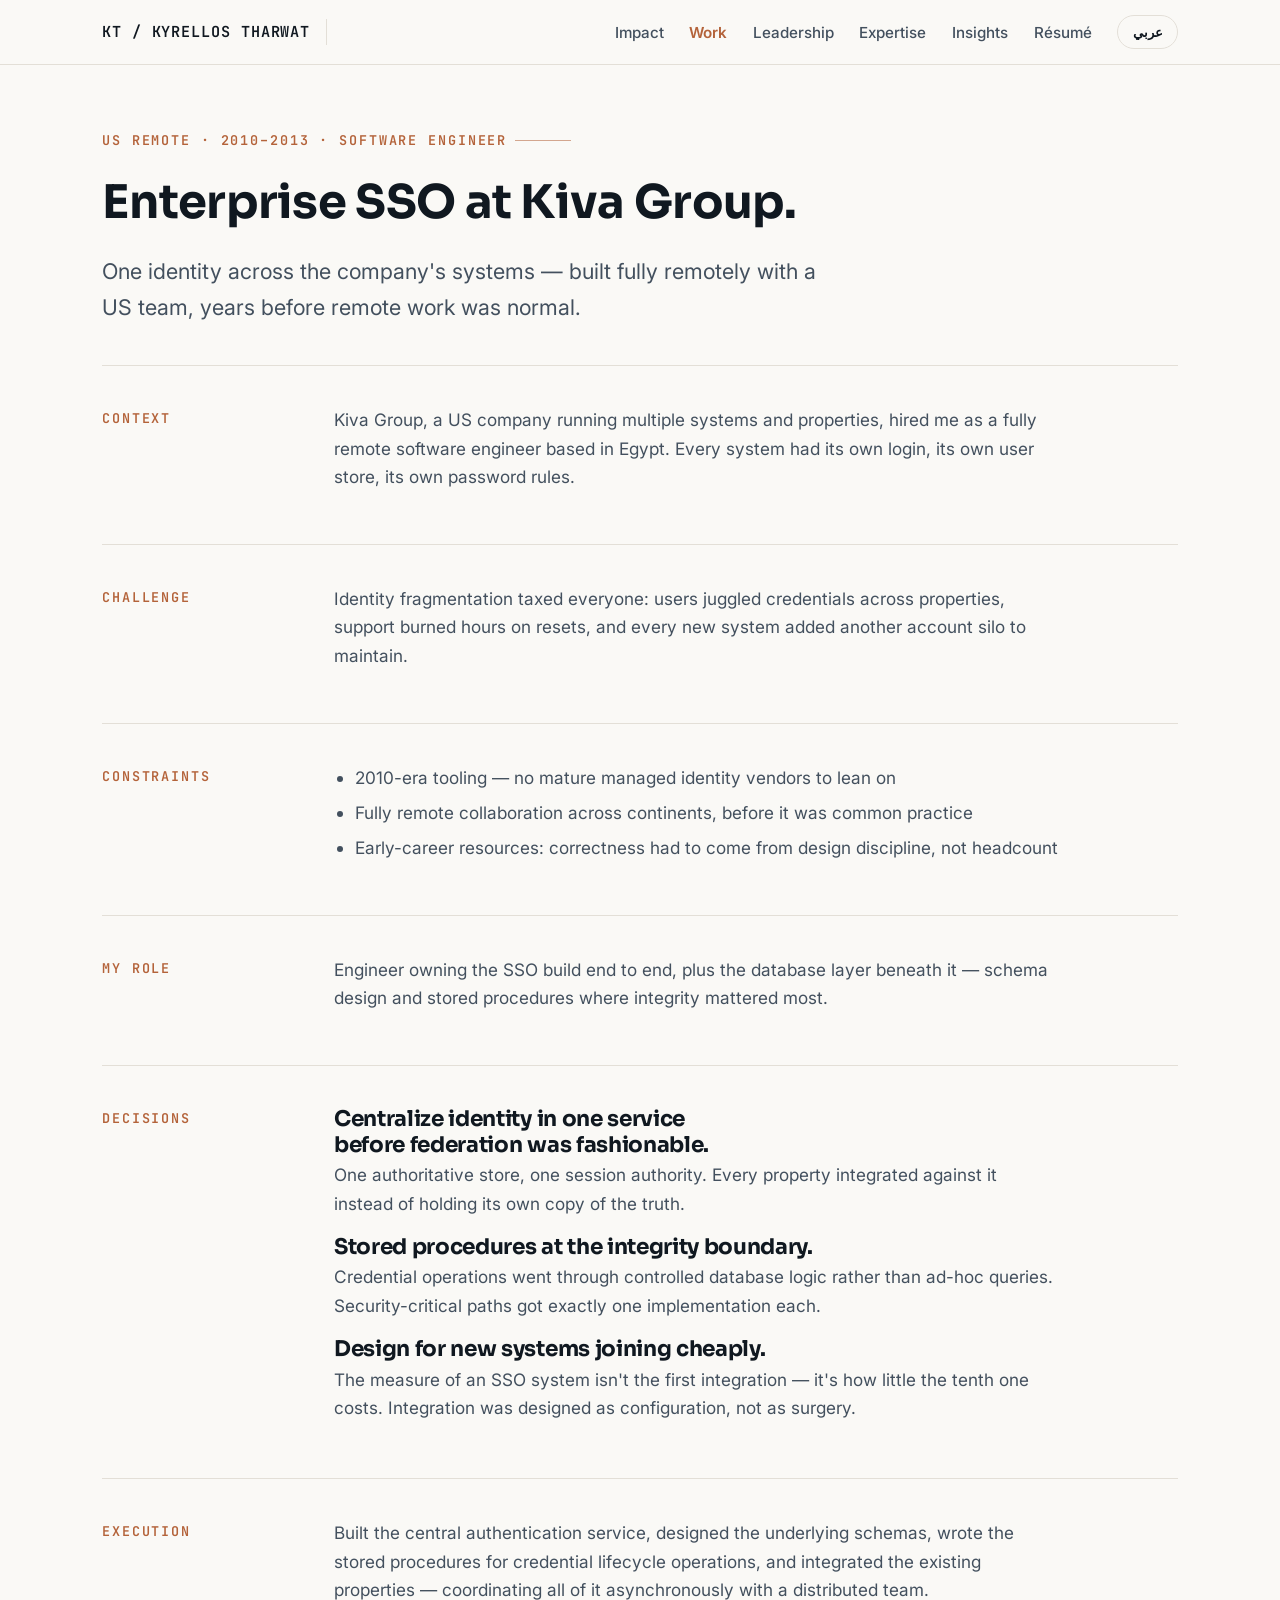
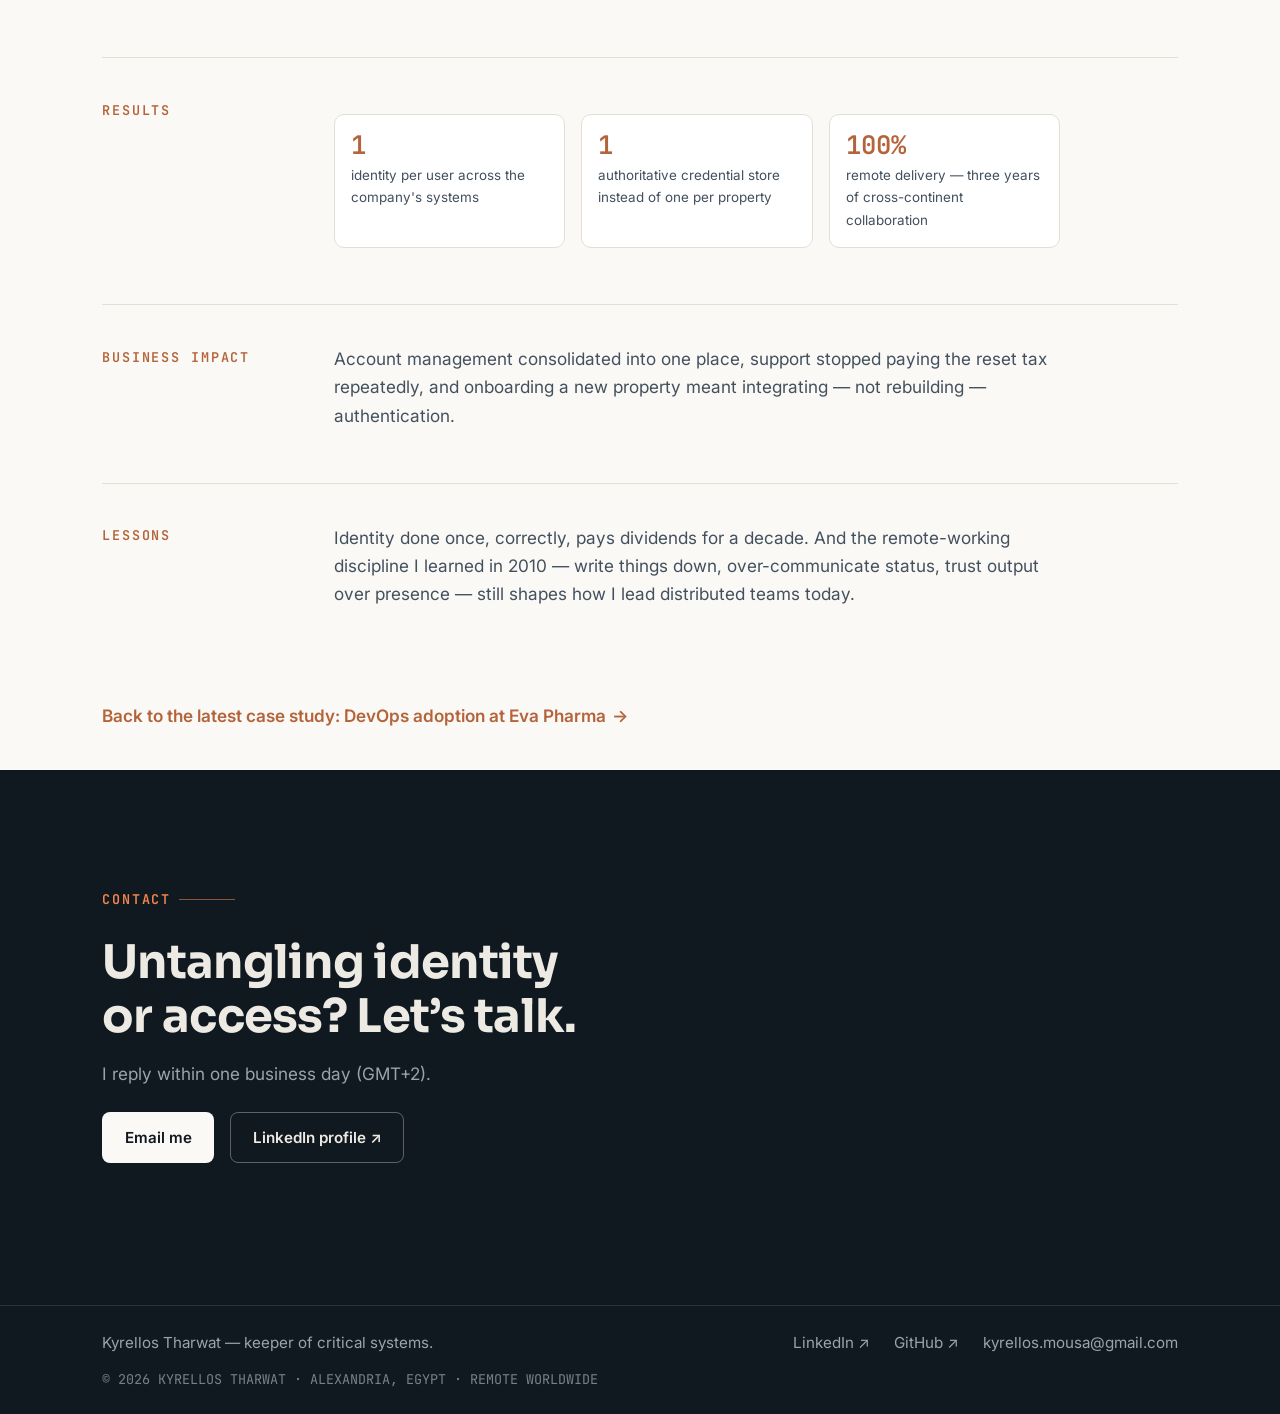
<file: case-studies/sso-kiva.html>
<!DOCTYPE html>
<html lang="en" dir="ltr">
<head>
    <meta charset="UTF-8">
    <meta name="viewport" content="width=device-width, initial-scale=1.0">
    <title>Enterprise SSO at Kiva Group — Case Study — Kyrellos Tharwat</title>
    <meta name="description" content="Building a Single Sign-On system for a US company as a fully remote engineer in 2010–2013 — identity done once, paying dividends for a decade.">
    <link rel="icon" href="data:image/svg+xml,%3Csvg xmlns='http://www.w3.org/2000/svg' viewBox='0 0 64 64'%3E%3Crect width='64' height='64' rx='12' fill='%23101820'/%3E%3Ctext x='32' y='42' font-family='monospace' font-size='26' font-weight='700' fill='%23FAF9F6' text-anchor='middle'%3EKT%3C/text%3E%3C/svg%3E">
    <script>(function(){try{var l=localStorage.getItem('kt-lang');if(l!=='en'&&l!=='ar'){l=(navigator.language||'').toLowerCase().indexOf('ar')===0?'ar':'en'}document.documentElement.lang=l;document.documentElement.dir=l==='ar'?'rtl':'ltr'}catch(e){}})();</script>
    <link rel="preconnect" href="https://fonts.googleapis.com">
    <link rel="preconnect" href="https://fonts.gstatic.com" crossorigin>
    <link href="https://fonts.googleapis.com/css2?family=Inter:wght@400;600&family=Sora:wght@600;700&family=IBM+Plex+Sans+Arabic:wght@400;600;700&family=JetBrains+Mono:wght@400;600&display=swap" rel="stylesheet">
    <link rel="stylesheet" href="../assets/css/style.css">
</head>
<body>
    <a href="#main-content" class="skip-link" data-i18n="skip">Skip to main content</a>

    <header class="site-header">
        <nav class="shell nav" aria-label="Primary">
            <a class="brand" href="../index.html">KT&nbsp;/&nbsp;KYRELLOS THARWAT</a>
            <ul class="nav-links">
                <li><a href="../index.html#impact" data-i18n="nav-impact">Impact</a></li>
                <li><a href="../work.html" aria-current="page" data-i18n="nav-work">Work</a></li>
                <li><a href="../leadership.html" data-i18n="nav-leadership">Leadership</a></li>
                <li><a href="../expertise.html" data-i18n="nav-expertise">Expertise</a></li>
                <li><a href="../insights.html" data-i18n="nav-insights">Insights</a></li>
                <li><a href="../resume.html" data-i18n="nav-resume">Résumé</a></li>
                <li><button id="lang-toggle" class="lang-btn" onclick="toggleLang()" aria-label="Toggle language between English and Arabic">عربي</button></li>
            </ul>
        </nav>
    </header>

    <main id="main-content">
        <header class="cs-header shell">
            <p class="kicker"><span data-i18n="cs-meta">US remote · 2010–2013 · Software Engineer</span></p>
            <h1 data-i18n="cs-title">Enterprise SSO at Kiva Group.</h1>
            <p class="lede" data-i18n="cs-lede">One identity across the company's systems — built fully remotely with a US team, years before remote work was normal.</p>
        </header>

        <section class="shell">
            <div class="cs-section reveal">
                <h2 data-i18n="sec-context">Context</h2>
                <div>
                    <p data-i18n="ctx">Kiva Group, a US company running multiple systems and properties, hired me as a fully remote software engineer based in Egypt. Every system had its own login, its own user store, its own password rules.</p>
                </div>
            </div>

            <div class="cs-section reveal">
                <h2 data-i18n="sec-challenge">Challenge</h2>
                <div>
                    <p data-i18n="chl">Identity fragmentation taxed everyone: users juggled credentials across properties, support burned hours on resets, and every new system added another account silo to maintain.</p>
                </div>
            </div>

            <div class="cs-section reveal">
                <h2 data-i18n="sec-constraints">Constraints</h2>
                <div>
                    <ul>
                        <li data-i18n="con-1">2010-era tooling — no mature managed identity vendors to lean on</li>
                        <li data-i18n="con-2">Fully remote collaboration across continents, before it was common practice</li>
                        <li data-i18n="con-3">Early-career resources: correctness had to come from design discipline, not headcount</li>
                    </ul>
                </div>
            </div>

            <div class="cs-section reveal">
                <h2 data-i18n="sec-role">My role</h2>
                <div>
                    <p data-i18n="role">Engineer owning the SSO build end to end, plus the database layer beneath it — schema design and stored procedures where integrity mattered most.</p>
                </div>
            </div>

            <div class="cs-section reveal">
                <h2 data-i18n="sec-decisions">Decisions</h2>
                <div>
                    <div class="decision">
                        <h3 data-i18n="d1t">Centralize identity in one service before federation was fashionable.</h3>
                        <p data-i18n="d1b">One authoritative store, one session authority. Every property integrated against it instead of holding its own copy of the truth.</p>
                    </div>
                    <div class="decision">
                        <h3 data-i18n="d2t">Stored procedures at the integrity boundary.</h3>
                        <p data-i18n="d2b">Credential operations went through controlled database logic rather than ad-hoc queries. Security-critical paths got exactly one implementation each.</p>
                    </div>
                    <div class="decision">
                        <h3 data-i18n="d3t">Design for new systems joining cheaply.</h3>
                        <p data-i18n="d3b">The measure of an SSO system isn't the first integration — it's how little the tenth one costs. Integration was designed as configuration, not as surgery.</p>
                    </div>
                </div>
            </div>

            <div class="cs-section reveal">
                <h2 data-i18n="sec-execution">Execution</h2>
                <div>
                    <p data-i18n="exec">Built the central authentication service, designed the underlying schemas, wrote the stored procedures for credential lifecycle operations, and integrated the existing properties — coordinating all of it asynchronously with a distributed team.</p>
                </div>
            </div>

            <div class="cs-section reveal">
                <h2 data-i18n="sec-results">Results</h2>
                <div>
                    <div class="metric-grid">
                        <div class="metric-cell">
                            <div class="stat-number">1</div>
                            <div class="stat-label" data-i18n="r1">identity per user across the company's systems</div>
                        </div>
                        <div class="metric-cell">
                            <div class="stat-number">1</div>
                            <div class="stat-label" data-i18n="r2">authoritative credential store instead of one per property</div>
                        </div>
                        <div class="metric-cell">
                            <div class="stat-number">100%</div>
                            <div class="stat-label" data-i18n="r3">remote delivery — three years of cross-continent collaboration</div>
                        </div>
                    </div>
                </div>
            </div>

            <div class="cs-section reveal">
                <h2 data-i18n="sec-biz">Business impact</h2>
                <div>
                    <p data-i18n="biz">Account management consolidated into one place, support stopped paying the reset tax repeatedly, and onboarding a new property meant integrating — not rebuilding — authentication.</p>
                </div>
            </div>

            <div class="cs-section reveal">
                <h2 data-i18n="sec-lessons">Lessons</h2>
                <div>
                    <p data-i18n="les">Identity done once, correctly, pays dividends for a decade. And the remote-working discipline I learned in 2010 — write things down, over-communicate status, trust output over presence — still shapes how I lead distributed teams today.</p>
                </div>
            </div>

            <p style="margin-block: var(--s-lg);">
                <a class="text-link" href="eva-pharma-devops.html"><span data-i18n="next">Back to the latest case study: DevOps adoption at Eva Pharma</span> <span class="arrow-flip">→</span></a>
            </p>
        </section>

        <section class="contact-band" id="contact">
            <div class="shell">
                <p class="kicker" data-i18n="ct-kicker">Contact</p>
                <h2 data-i18n="ct-h2">Untangling identity or access? Let's talk.</h2>
                <p data-i18n="ct-p">I reply within one business day (GMT+2).</p>
                <div class="hero-ctas">
                    <a class="btn btn--light" href="mailto:kyrellos.mousa@gmail.com" data-i18n="ct-btn1">Email me</a>
                    <a class="btn btn--outline-light" href="https://www.linkedin.com/in/kyrellos-tharwat/" target="_blank" rel="noopener" data-i18n="ct-btn2">LinkedIn profile ↗</a>
                </div>
            </div>
        </section>
    </main>

    <footer class="site-footer">
        <div class="shell">
            <div class="footer-row">
                <span data-i18n="ft-tag">Kyrellos Tharwat — keeper of critical systems.</span>
                <nav class="footer-links" aria-label="Footer">
                    <a href="https://www.linkedin.com/in/kyrellos-tharwat/" target="_blank" rel="noopener">LinkedIn ↗</a>
                    <a href="https://github.com/ktharwat" target="_blank" rel="noopener">GitHub ↗</a>
                    <a href="mailto:kyrellos.mousa@gmail.com">kyrellos.mousa@gmail.com</a>
                </nav>
            </div>
            <p class="footer-fine">© 2026 KYRELLOS THARWAT · ALEXANDRIA, EGYPT · REMOTE WORLDWIDE</p>
        </div>
    </footer>

    <script>window.I18N = {
        en: {
            __title: 'Enterprise SSO at Kiva Group — Case Study — Kyrellos Tharwat',
            'skip': 'Skip to main content',
            'nav-impact': 'Impact', 'nav-work': 'Work', 'nav-leadership': 'Leadership',
            'nav-expertise': 'Expertise', 'nav-insights': 'Insights', 'nav-resume': 'Résumé',
            'cs-meta': 'US REMOTE · 2010–2013 · SOFTWARE ENGINEER',
            'cs-title': 'Enterprise SSO at Kiva Group.',
            'cs-lede': "One identity across the company's systems — built fully remotely with a US team, years before remote work was normal.",
            'sec-context': 'Context', 'sec-challenge': 'Challenge', 'sec-constraints': 'Constraints',
            'sec-role': 'My role', 'sec-decisions': 'Decisions', 'sec-execution': 'Execution',
            'sec-results': 'Results', 'sec-biz': 'Business impact', 'sec-lessons': 'Lessons',
            'ctx': 'Kiva Group, a US company running multiple systems and properties, hired me as a fully remote software engineer based in Egypt. Every system had its own login, its own user store, its own password rules.',
            'chl': 'Identity fragmentation taxed everyone: users juggled credentials across properties, support burned hours on resets, and every new system added another account silo to maintain.',
            'con-1': '2010-era tooling — no mature managed identity vendors to lean on',
            'con-2': 'Fully remote collaboration across continents, before it was common practice',
            'con-3': 'Early-career resources: correctness had to come from design discipline, not headcount',
            'role': 'Engineer owning the SSO build end to end, plus the database layer beneath it — schema design and stored procedures where integrity mattered most.',
            'd1t': 'Centralize identity in one service before federation was fashionable.',
            'd1b': 'One authoritative store, one session authority. Every property integrated against it instead of holding its own copy of the truth.',
            'd2t': 'Stored procedures at the integrity boundary.',
            'd2b': 'Credential operations went through controlled database logic rather than ad-hoc queries. Security-critical paths got exactly one implementation each.',
            'd3t': 'Design for new systems joining cheaply.',
            'd3b': "The measure of an SSO system isn't the first integration — it's how little the tenth one costs. Integration was designed as configuration, not as surgery.",
            'exec': 'Built the central authentication service, designed the underlying schemas, wrote the stored procedures for credential lifecycle operations, and integrated the existing properties — coordinating all of it asynchronously with a distributed team.',
            'r1': "identity per user across the company's systems",
            'r2': 'authoritative credential store instead of one per property',
            'r3': 'remote delivery — three years of cross-continent collaboration',
            'biz': 'Account management consolidated into one place, support stopped paying the reset tax repeatedly, and onboarding a new property meant integrating — not rebuilding — authentication.',
            'les': 'Identity done once, correctly, pays dividends for a decade. And the remote-working discipline I learned in 2010 — write things down, over-communicate status, trust output over presence — still shapes how I lead distributed teams today.',
            'next': 'Back to the latest case study: DevOps adoption at Eva Pharma',
            'ct-kicker': 'Contact',
            'ct-h2': 'Untangling identity or access? Let\u2019s talk.',
            'ct-p': 'I reply within one business day (GMT+2).',
            'ct-btn1': 'Email me', 'ct-btn2': 'LinkedIn profile ↗',
            'ft-tag': 'Kyrellos Tharwat — keeper of critical systems.'
        },
        ar: {
            __title: 'تسجيل دخول موحّد مؤسسي في Kiva Group — دراسة حالة — كيرلس ثروت',
            'skip': 'الانتقال إلى المحتوى الرئيسي',
            'nav-impact': 'الأثر', 'nav-work': 'الأعمال', 'nav-leadership': 'القيادة',
            'nav-expertise': 'الخبرة', 'nav-insights': 'مقالات', 'nav-resume': 'السيرة الذاتية',
            'cs-meta': 'شركة أمريكية · عمل عن بُعد · ٢٠١٠–٢٠١٣ · مهندس برمجيات',
            'cs-title': 'تسجيل دخول موحّد مؤسسي في Kiva Group.',
            'cs-lede': 'هوية واحدة عبر أنظمة الشركة كلها — بُنيت عن بُعد بالكامل مع فريق أمريكي، قبل سنوات من أن يصبح العمل عن بُعد أمرًا مألوفًا.',
            'sec-context': 'السياق', 'sec-challenge': 'التحدّي', 'sec-constraints': 'المحددات',
            'sec-role': 'دوري', 'sec-decisions': 'القرارات', 'sec-execution': 'التنفيذ',
            'sec-results': 'النتائج', 'sec-biz': 'الأثر على الأعمال', 'sec-lessons': 'الدروس',
            'ctx': 'شركة أمريكية تدير عدة أنظمة وكيانات، وظّفتني مهندسَ برمجيات عن بُعد بالكامل من مصر. كان لكل نظام تسجيل دخوله، ومخزن مستخدميه، وقواعد كلمات مروره.',
            'chl': 'تفكك الهوية فرض ضريبته على الجميع: مستخدمون يتنقلون بين بيانات دخول عبر الكيانات، ودعم يحرق ساعات في إعادة الضبط، وكل نظام جديد يضيف صومعة حسابات أخرى للصيانة.',
            'con-1': 'أدوات عام ٢٠١٠ — لا مورّدو هوية مُدارة ناضجون للاستعانة بهم',
            'con-2': 'تعاون عن بُعد بالكامل عبر القارات، قبل أن يصبح ممارسة شائعة',
            'con-3': 'كنت في بداية مسيرتي؛ فكانت صحة النظام تأتي من انضباط التصميم لا من كثرة الأيدي',
            'role': 'مهندس مالك بناء الـSSO من طرفه للطرف، إضافةً لطبقة قواعد البيانات تحته — تصميم المخططات والإجراءات المخزنة حيث تكون السلامة أهم.',
            'd1t': 'مركزية الهوية في خدمة واحدة قبل أن تصبح الاتحادية موضة.',
            'd1b': 'مخزن واحد موثوق، وسلطة جلسة واحدة. كل كيان تكامل معها بدل أن يحمل نسخته الخاصة من الحقيقة.',
            'd2t': 'الإجراءات المخزنة عند حدود السلامة.',
            'd2b': 'مرت عمليات بيانات الدخول عبر منطق قاعدة بيانات متحكم به لا استعلامات مرتجلة. المسارات الحرجة أمنيًا حصلت على تنفيذ واحد بالضبط لكل منها.',
            'd3t': 'تصميم يجعل انضمام الأنظمة الجديدة رخيصًا.',
            'd3b': 'مقياس نظام SSO ليس أول تكامل — بل كم سيكلف العاشر. صُمم التكامل كتهيئة، لا كجراحة.',
            'exec': 'بنيت خدمة المصادقة المركزية، وصممت المخططات التحتها، وكتبت الإجراءات المخزنة لدورة حياة بيانات الدخول، ودمجت الكيانات القائمة — منسقًا ذلك كله بشكل غير متزامن مع فريق موزع.',
            'r1': 'هوية لكل مستخدم عبر أنظمة الشركة',
            'r2': 'مخزن اعتمادات موثوق واحد بدل واحد لكل كيان',
            'r3': 'من التسليم عن بُعد — ثلاث سنوات من التعاون بين القارات',
            'biz': 'توحدت إدارة الحسابات في مكان واحد، وتوقف الدعم عن دفع ضريبة إعادة الضبط مرارًا، وأضحى إطلاق كيان جديد يعني التكامل — لا إعادة بناء — المصادقة.',
            'les': 'الهوية التي تُنجز مرة واحدة وبصواب تدفع أرباحًا لعقد كامل. وانضباط العمل عن بُعد الذي تعلمته عام ٢٠١٠ — اكتب الأشياء، بلّغ الحالة بإفراط، وثق بالمخرجات لا بالحضور — ما زال يشكل طريقة قيادتي للفرق الموزعة اليوم.',
            'next': 'عودة إلى أحدث دراسة حالة: تبنّي DevOps في إيفا فارما',
            'ct-kicker': 'تواصل',
            'ct-h2': 'تفكك لديك الهوية أو الوصول؟ لنتحدث.',
            'ct-p': 'أرد خلال يوم عمل واحد (بتوقيت القاهرة GMT+2).',
            'ct-btn1': 'راسلني بالبريد', 'ct-btn2': 'ملفي على LinkedIn ↗',
            'ft-tag': 'كيرلس ثروت — أمين الأنظمة التي لا تحتمل التوقف.'
        }
    };</script>
    <script src="../assets/js/i18n.js"></script>
</body>
</html>
</file>
<file: assets/css/style.css>
/* ============================================================
   KeroProfile — "Ink & Copper" design system
   Warm paper, one copper accent, mono metadata, hairlines.
   Logical properties throughout → LTR/RTL without patches.
   ============================================================ */

* { margin: 0; padding: 0; box-sizing: border-box; }

:root {
  /* Color */
  --paper: #FAF9F6;
  --ink: #101820;
  --slate: #43505E;
  --faint: #77828E;
  --copper: #B4633A;
  --copper-deep: #8F4B29;
  --line: #E3DFD7;
  --night: #101820;
  --night-text: #EDEAE3;
  --night-muted: #9AA4AE;
  --card: #FFFFFF;

  /* Type */
  --font-body: 'Inter', system-ui, -apple-system, 'Segoe UI', sans-serif;
  --font-display: 'Sora', 'Inter', system-ui, sans-serif;
  --font-mono: 'JetBrains Mono', ui-monospace, 'Cascadia Mono', Consolas, monospace;

  /* Scale (fluid) */
  --t-xs: clamp(0.75rem, 0.72rem + 0.15vw, 0.85rem);
  --t-sm: clamp(0.875rem, 0.84rem + 0.2vw, 0.95rem);
  --t-base: clamp(1rem, 0.96rem + 0.25vw, 1.075rem);
  --t-lg: clamp(1.15rem, 1.05rem + 0.5vw, 1.35rem);
  --t-xl: clamp(1.5rem, 1.25rem + 1vw, 2rem);
  --t-2xl: clamp(1.9rem, 1.45rem + 2vw, 2.9rem);
  --t-hero: clamp(2.1rem, 1.5rem + 3vw, 3.6rem);

  /* Space */
  --s-xs: 0.5rem;
  --s-sm: 1rem;
  --s-md: 1.5rem;
  --s-lg: 2.5rem;
  --s-xl: 4rem;
  --s-2xl: clamp(4rem, 8vw, 7rem);

  --measure: 66ch;
  --shell: 1140px;
  --radius: 10px;
}

html[lang="ar"] {
  --font-body: 'IBM Plex Sans Arabic', 'Segoe UI', Tahoma, sans-serif;
  --font-display: 'IBM Plex Sans Arabic', 'Segoe UI', Tahoma, sans-serif;
}

html { scroll-behavior: smooth; }
@media (prefers-reduced-motion: reduce) {
  html { scroll-behavior: auto; }
}

body {
  font-family: var(--font-body);
  font-size: var(--t-base);
  line-height: 1.65;
  color: var(--ink);
  background: var(--paper);
  -webkit-font-smoothing: antialiased;
  overflow-x: hidden;
}

html[lang="ar"] body { line-height: 1.9; letter-spacing: 0; }

::selection { background: var(--copper); color: var(--paper); }

img { max-width: 100%; display: block; }
a { color: var(--copper); text-decoration-thickness: 1px; text-underline-offset: 3px; }
a:hover { color: var(--copper-deep); }

:focus:not(:focus-visible) { outline: none; }
:focus-visible { outline: 2px solid var(--copper); outline-offset: 3px; border-radius: 2px; }

/* ---------- Layout primitives ---------- */
.shell {
  max-width: var(--shell);
  margin-inline: auto;
  padding-inline: clamp(1.1rem, 4vw, 2rem);
}
.prose { max-width: var(--measure); }
.section { padding-block: var(--s-2xl); border-top: 1px solid var(--line); }
.section--tight { padding-block: var(--s-xl); }

.kicker {
  font-family: var(--font-mono);
  font-size: var(--t-xs);
  font-weight: 600;
  letter-spacing: 0.14em;
  text-transform: uppercase;
  color: var(--copper);
  display: flex;
  align-items: center;
  gap: var(--s-xs);
  margin-bottom: var(--s-md);
}
html[lang="ar"] .kicker { letter-spacing: 0; justify-content: flex-start; }
.kicker::after {
  content: '';
  height: 1px;
  width: 3.5rem;
  background: var(--copper);
  opacity: 0.55;
}

h1, h2, h3 {
  font-family: var(--font-display);
  line-height: 1.18;
  font-weight: 700;
  letter-spacing: -0.015em;
  text-wrap: balance;
}
html[lang="ar"] h1,
html[lang="ar"] h2,
html[lang="ar"] h3 { letter-spacing: 0; line-height: 1.45; }

h2 { font-size: var(--t-xl); margin-bottom: var(--s-sm); }

.lede {
  font-size: var(--t-lg);
  color: var(--slate);
  max-width: 56ch;
}
html[lang="ar"] .lede { max-width: none; }

.muted { color: var(--faint); }
.slate { color: var(--slate); }

/* ---------- Skip link ---------- */
.skip-link {
  position: absolute;
  inset-inline-start: 50%;
  top: -100%;
  transform: translateX(-50%);
  background: var(--copper);
  color: var(--paper);
  padding: 0.75rem 1.5rem;
  border-radius: 0 0 var(--radius) var(--radius);
  font-weight: 600;
  z-index: 2000;
  transition: top 0.25s ease;
}
html[dir="rtl"] .skip-link { transform: translateX(50%); }
.skip-link:focus { top: 0; color: var(--paper); }

/* ---------- Header / Nav ---------- */
.site-header {
  position: sticky;
  top: 0;
  z-index: 1000;
  background: rgba(250, 249, 246, 0.92);
  background: color-mix(in srgb, var(--paper) 88%, transparent);
  backdrop-filter: blur(10px);
  border-bottom: 1px solid var(--line);
}
.nav {
  display: flex;
  align-items: center;
  gap: var(--s-md);
  min-height: 64px;
}
.brand {
  font-family: var(--font-mono);
  font-weight: 600;
  font-size: var(--t-sm);
  color: var(--ink);
  text-decoration: none;
  letter-spacing: 0.06em;
  padding-inline-end: var(--s-sm);
  border-inline-end: 1px solid var(--line);
}
.brand:hover { color: var(--copper); }
.nav-links {
  display: flex;
  align-items: center;
  gap: clamp(0.9rem, 2.5vw, 1.6rem);
  list-style: none;
  margin-inline-start: auto;
  flex-wrap: wrap;
}
.nav-links a {
  color: var(--slate);
  text-decoration: none;
  font-size: var(--t-sm);
  font-weight: 500;
  padding-block: 0.35rem;
}
.nav-links a:hover { color: var(--ink); }
.nav-links a[aria-current="page"] {
  color: var(--copper);
  font-weight: 600;
}
.lang-btn {
  font-family: var(--font-mono);
  font-size: var(--t-xs);
  font-weight: 600;
  background: transparent;
  border: 1px solid var(--line);
  color: var(--ink);
  padding: 0.42rem 0.9rem;
  border-radius: 999px;
  cursor: pointer;
  transition: border-color 0.2s ease, color 0.2s ease;
}
.lang-btn:hover { border-color: var(--copper); color: var(--copper); }

@media (max-width: 720px) {
  .nav { flex-wrap: wrap; padding-block: 0.6rem; row-gap: 0.35rem; }
  .nav-links { gap: 0.8rem; }
  .brand { border-inline-end: none; }
}

/* ---------- Hero ---------- */
.hero { padding-block: clamp(3.5rem, 9vh, 6.5rem) var(--s-xl); }
.hero-grid {
  display: grid;
  grid-template-columns: minmax(0, 1fr) auto;
  gap: var(--s-lg);
  align-items: start;
}
.portrait {
  width: clamp(120px, 14vw, 168px);
  aspect-ratio: 1;
  object-fit: cover;
  object-position: top center;
  border-radius: 14px;
  border: 1px solid var(--line);
}
.hero h1 {
  font-size: var(--t-hero);
  margin-bottom: var(--s-md);
}
.hero .h1-like {
  font-family: var(--font-display);
  line-height: 1.18;
  font-weight: 700;
  letter-spacing: -0.015em;
  text-wrap: balance;
  font-size: var(--t-xl);
  margin-bottom: var(--s-md);
}
html[lang="ar"] .hero .h1-like { letter-spacing: 0; line-height: 1.45; }
.hero .credential {
  color: var(--slate);
  font-size: var(--t-lg);
  max-width: 58ch;
  margin-bottom: var(--s-md);
}
html[lang="ar"] .hero .credential { max-width: none; }
.credential .sep { color: var(--faint); padding-inline: 0.35em; }
.hero-ctas {
  display: flex;
  gap: var(--s-sm);
  flex-wrap: wrap;
  margin-block: var(--s-md) var(--s-lg);
}
@media (max-width: 720px) {
  .hero-grid { grid-template-columns: 1fr; }
  .portrait { order: -1; width: 108px; }
}

/* Buttons */
.btn {
  display: inline-flex;
  align-items: center;
  gap: 0.5rem;
  font-family: var(--font-body);
  font-size: var(--t-sm);
  font-weight: 600;
  text-decoration: none;
  padding: 0.72rem 1.35rem;
  border-radius: 8px;
  border: 1px solid transparent;
  cursor: pointer;
  transition: transform 0.15s ease, background 0.15s ease, border-color 0.15s ease;
  min-height: 44px;
}
.btn:active { transform: translateY(1px); }
.btn--primary {
  background: var(--ink);
  color: var(--paper);
}
.btn--primary:hover { background: var(--copper-deep); color: var(--paper); }
.btn--ghost {
  background: transparent;
  color: var(--ink);
  border-color: var(--line);
}
.btn--ghost:hover { border-color: var(--copper); color: var(--copper); }
.btn--light {
  background: var(--paper);
  color: var(--ink);
}
.btn--light:hover { background: var(--copper); color: var(--paper); }
.btn--outline-light {
  background: transparent;
  color: var(--night-text);
  border-color: rgba(237, 234, 227, 0.35);
}
.btn--outline-light:hover { border-color: var(--night-text); color: var(--night-text); }

/* Scoped stats */
.stats {
  display: grid;
  grid-template-columns: repeat(auto-fit, minmax(180px, 1fr));
  border-block: 1px solid var(--line);
}
.stat {
  padding: var(--s-md) var(--s-sm) var(--s-md) 0;
  border-inline-start: 1px solid var(--line);
  padding-inline-start: var(--s-md);
}
.stat:first-child { border-inline-start: none; padding-inline-start: 0; }
@media (max-width: 720px) {
  .stats { grid-template-columns: repeat(2, 1fr); }
  .stat:nth-child(odd) { border-inline-start: none; padding-inline-start: 0; }
  .stat { padding-block: var(--s-sm); }
}
.stat-number {
  font-family: var(--font-mono);
  font-weight: 600;
  font-size: clamp(1.7rem, 3vw, 2.4rem);
  color: var(--ink);
  line-height: 1.1;
}
.stat-label { color: var(--slate); font-size: var(--t-sm); margin-top: 0.3rem; }
.stat-scope {
  display: block;
  color: var(--faint);
  font-size: var(--t-xs);
  font-family: var(--font-mono);
  margin-top: 0.35rem;
  line-height: 1.5;
}

/* ---------- Case cards ---------- */
.card-grid {
  display: grid;
  grid-template-columns: repeat(auto-fit, minmax(280px, 1fr));
  gap: var(--s-md);
}
.case-card {
  background: var(--card);
  border: 1px solid var(--line);
  border-radius: var(--radius);
  padding: var(--s-md);
  display: flex;
  flex-direction: column;
  gap: 0.7rem;
  color: inherit;
  text-decoration: none;
  transition: transform 0.18s ease, border-color 0.18s ease, box-shadow 0.18s ease;
}
.case-card:hover {
  transform: translateY(-2px);
  border-color: var(--copper);
  box-shadow: 0 10px 30px rgba(16, 24, 32, 0.07);
  color: inherit;
}
.case-meta {
  font-family: var(--font-mono);
  font-size: var(--t-xs);
  letter-spacing: 0.08em;
  text-transform: uppercase;
  color: var(--copper);
  display: flex;
  flex-wrap: wrap;
  gap: 0.5em;
}
html[lang="ar"] .case-meta { letter-spacing: 0; }
.case-card h3 { font-size: var(--t-lg); }
.case-card p { color: var(--slate); font-size: var(--t-sm); }
.case-metric {
  font-family: var(--font-mono);
  font-size: var(--t-sm);
  color: var(--ink);
  border-top: 1px dashed var(--line);
  padding-top: 0.7rem;
  margin-top: auto;
}
.case-metric strong { color: var(--copper); font-weight: 600; }
.text-link {
  font-weight: 600;
  color: var(--copper);
  text-decoration: none;
  display: inline-flex;
  align-items: center;
  gap: 0.35rem;
}
.text-link:hover { text-decoration: underline; }
.arrow-flip { display: inline-block; }
html[dir="rtl"] .arrow-flip { transform: scaleX(-1); }

/* ---------- Numbered principles / rows ---------- */
.principle {
  display: grid;
  grid-template-columns: 5.5rem 1fr;
  gap: var(--s-md);
  padding-block: var(--s-lg);
  border-top: 1px solid var(--line);
}
.principle .num {
  font-family: var(--font-mono);
  font-size: var(--t-lg);
  font-weight: 600;
  color: var(--copper);
}
.principle h3 { font-size: var(--t-xl); margin-bottom: 0.5rem; }
.principle p { color: var(--slate); max-width: var(--measure); }
.principle p + p { margin-top: 0.8rem; }
@media (max-width: 640px) {
  .principle { grid-template-columns: 1fr; gap: 0.4rem; }
}

/* ---------- Experience rows ---------- */
.exp-row {
  display: grid;
  grid-template-columns: 10.5rem 1fr;
  gap: var(--s-md);
  padding-block: var(--s-md);
  border-top: 1px solid var(--line);
}
.exp-when {
  font-family: var(--font-mono);
  font-size: var(--t-xs);
  color: var(--faint);
  padding-top: 0.35rem;
  line-height: 1.6;
}
.exp-row h3 {
  font-size: var(--t-lg);
  margin-bottom: 0.15rem;
}
.exp-org {
  color: var(--copper);
  font-weight: 600;
  font-size: var(--t-sm);
  margin-bottom: 0.45rem;
}
.exp-points {
  list-style: none;
  color: var(--slate);
  font-size: var(--t-sm);
}
.exp-points li {
  padding-inline-start: 1.15rem;
  position: relative;
  margin-top: 0.35rem;
}
.exp-points li::before {
  content: '';
  position: absolute;
  inset-inline-start: 0;
  top: 0.62em;
  width: 5px;
  height: 5px;
  background: var(--copper);
  border-radius: 50%;
}
@media (max-width: 640px) {
  .exp-row { grid-template-columns: 1fr; gap: 0.3rem; }
}

/* ---------- Capability groups ---------- */
.cap-group {
  border-top: 1px solid var(--line);
  padding-block: var(--s-lg);
  display: grid;
  grid-template-columns: minmax(0, 1.1fr) minmax(0, 1fr);
  gap: var(--s-md);
}
.cap-group h3 { font-size: var(--t-xl); margin-bottom: 0.5rem; }
.cap-group .cap-copy { color: var(--slate); max-width: 52ch; }
.tools {
  font-family: var(--font-mono);
  font-size: var(--t-sm);
  color: var(--ink);
  line-height: 2;
  align-self: start;
}
.tools span {
  display: inline-block;
  border: 1px solid var(--line);
  border-radius: 6px;
  padding: 0.12rem 0.55rem;
  margin: 0 0.25rem 0.45rem 0;
  background: var(--card);
}
html[dir="rtl"] .tools span { margin: 0 0 0.45rem 0.25rem; }
@media (max-width: 800px) {
  .cap-group { grid-template-columns: 1fr; }
}

/* ---------- Prose / article ---------- */
.article { padding-block: var(--s-xl) var(--s-2xl); }
.article h1 { font-size: var(--t-2xl); margin-block: var(--s-sm) var(--s-md); }
.article h2 { font-size: var(--t-xl); margin-block: var(--s-lg) var(--s-sm); }
.article p, .article ul, .article ol {
  color: var(--slate);
  margin-bottom: var(--s-sm);
  max-width: var(--measure);
}
.article ul, .article ol { padding-inline-start: 1.3rem; }
.article li { margin-bottom: 0.4rem; }
.article strong { color: var(--ink); }
.byline {
  font-family: var(--font-mono);
  font-size: var(--t-xs);
  color: var(--faint);
  margin-bottom: var(--s-lg);
}
.note-box {
  border: 1px solid var(--line);
  border-inline-start: 3px solid var(--copper);
  background: var(--card);
  border-radius: var(--radius);
  padding: var(--s-sm) var(--s-md);
  color: var(--slate);
  font-size: var(--t-sm);
  max-width: var(--measure);
  margin-block: var(--s-md);
}

/* Case study page */
.cs-header { padding-block: var(--s-xl) var(--s-lg); }
.cs-header h1 { font-size: var(--t-2xl); margin-block: var(--s-sm) var(--s-md); max-width: 26ch; }
html[lang="ar"] .cs-header h1 { max-width: none; }
.cs-section {
  border-top: 1px solid var(--line);
  padding-block: var(--s-lg);
  display: grid;
  grid-template-columns: 13rem 1fr;
  gap: var(--s-md);
}
.cs-section > h2 {
  font-family: var(--font-mono);
  font-size: var(--t-xs);
  letter-spacing: 0.14em;
  text-transform: uppercase;
  color: var(--copper);
  font-weight: 600;
  margin: 0;
  padding-top: 0.3rem;
}
html[lang="ar"] .cs-section > h2 { letter-spacing: 0; }
.cs-section > div { max-width: var(--measure); }
.cs-section p { color: var(--slate); margin-bottom: 0.8rem; }
.cs-section ul, .cs-section ol { color: var(--slate); padding-inline-start: 1.3rem; margin-bottom: 0.8rem; }
.cs-section li { margin-bottom: 0.4rem; }
.decision { margin-bottom: var(--s-sm); }
.decision h3 { font-size: var(--t-lg); margin-bottom: 0.25rem; }
.metric-grid {
  display: grid;
  grid-template-columns: repeat(auto-fit, minmax(170px, 1fr));
  gap: var(--s-sm);
  margin-block: var(--s-sm);
}
.metric-cell {
  border: 1px solid var(--line);
  border-radius: var(--radius);
  background: var(--card);
  padding: var(--s-sm);
}
.metric-cell .stat-number { font-size: clamp(1.3rem, 2vw, 1.7rem); color: var(--copper); }
.metric-cell .stat-label { font-size: var(--t-xs); }
@media (max-width: 700px) {
  .cs-section { grid-template-columns: 1fr; gap: 0.4rem; }
}

/* ---------- Contact band & footer ---------- */
.contact-band {
  background: var(--night);
  color: var(--night-text);
  padding-block: var(--s-2xl);
}
.contact-band .kicker { color: var(--copper); filter: brightness(1.35); }
.contact-band h2 { color: var(--night-text); font-size: var(--t-2xl); max-width: 22ch; }
html[lang="ar"] .contact-band h2 { max-width: none; }
.contact-band p {
  color: var(--night-muted);
  max-width: 58ch;
  margin-block: var(--s-sm) var(--s-md);
}
html[lang="ar"] .contact-band p { max-width: none; }
.contact-band a.inline { color: var(--night-text); }
.site-footer {
  background: var(--night);
  color: var(--night-muted);
  border-top: 1px solid rgba(237, 234, 227, 0.12);
  padding-block: var(--s-md);
  font-size: var(--t-sm);
}
.footer-row {
  display: flex;
  flex-wrap: wrap;
  gap: var(--s-sm) var(--s-lg);
  align-items: baseline;
  justify-content: space-between;
}
.footer-links { display: flex; gap: var(--s-md); flex-wrap: wrap; }
.site-footer a { color: var(--night-muted); text-decoration: none; }
.site-footer a:hover { color: var(--night-text); }
.footer-fine {
  margin-top: 0.8rem;
  font-family: var(--font-mono);
  font-size: var(--t-xs);
  opacity: 0.75;
}

/* ---------- Resume page ---------- */
.resume-sheet {
  background: var(--card);
  border: 1px solid var(--line);
  border-radius: var(--radius);
  padding: clamp(1.25rem, 4vw, 3rem);
  margin-block: var(--s-lg) var(--s-xl);
}
.resume-head { border-bottom: 2px solid var(--ink); padding-bottom: var(--s-sm); margin-bottom: var(--s-md); }
.resume-head h1 { font-size: var(--t-2xl); }
.resume-title-line { color: var(--copper); font-weight: 600; margin-top: 0.2rem; }
.resume-contact {
  font-family: var(--font-mono);
  font-size: var(--t-xs);
  color: var(--slate);
  margin-top: 0.5rem;
  line-height: 1.9;
  direction: ltr;
  text-align: start;
}
.resume-sheet h2 {
  font-size: var(--t-base);
  font-family: var(--font-mono);
  letter-spacing: 0.12em;
  text-transform: uppercase;
  color: var(--copper);
  margin-block: var(--s-md) var(--s-xs);
}
html[lang="ar"] .resume-sheet h2 { letter-spacing: 0; }
.resume-sheet p { color: var(--slate); margin-bottom: 0.6rem; max-width: var(--measure); }
.resume-sheet ul { color: var(--slate); padding-inline-start: 1.3rem; max-width: var(--measure); }
.resume-sheet li { margin-bottom: 0.35rem; }
.resume-job { margin-bottom: var(--s-sm); }
.resume-job h3 { font-size: var(--t-base); }
.resume-job .exp-when { padding-top: 0; }

/* ---------- Reveal animation (JS-gated) ---------- */
html.js .reveal {
  opacity: 0;
  transform: translateY(14px);
  transition: opacity 0.5s ease, transform 0.5s ease;
}
html.js .reveal.in { opacity: 1; transform: none; }
@media (prefers-reduced-motion: reduce) {
  html.js .reveal { opacity: 1; transform: none; transition: none; }
  * { animation-duration: 0.01ms !important; transition-duration: 0.01ms !important; }
}

/* ---------- Dark mode (true inversion) ---------- */
@media (prefers-color-scheme: dark) {
  :root {
    --paper: #12161C;
    --ink: #EDEAE3;
    --slate: #ADB6BF;
    --faint: #79838D;
    --copper: #D97F52;
    --copper-deep: #E69468;
    --line: #272E37;
    --card: #181E26;
  }
  .case-card:hover { box-shadow: 0 10px 30px rgba(0, 0, 0, 0.4); }
  .site-header { background: rgba(18, 22, 28, 0.92); background: color-mix(in srgb, var(--paper) 88%, transparent); }
}

/* ---------- Print (resume) ---------- */
@media print {
  .site-header, .site-footer, .contact-band, .hero-ctas, .no-print, .lang-btn { display: none !important; }
  body { background: white; color: black; font-size: 11pt; }
  .resume-sheet { border: none; padding: 0; margin: 0; }
  a { color: black; text-decoration: none; }
  .section { padding-block: 1rem; border-top: 1px solid #ccc; }
  html.js .reveal { opacity: 1 !important; transform: none !important; transition: none !important; }
}
</file>
